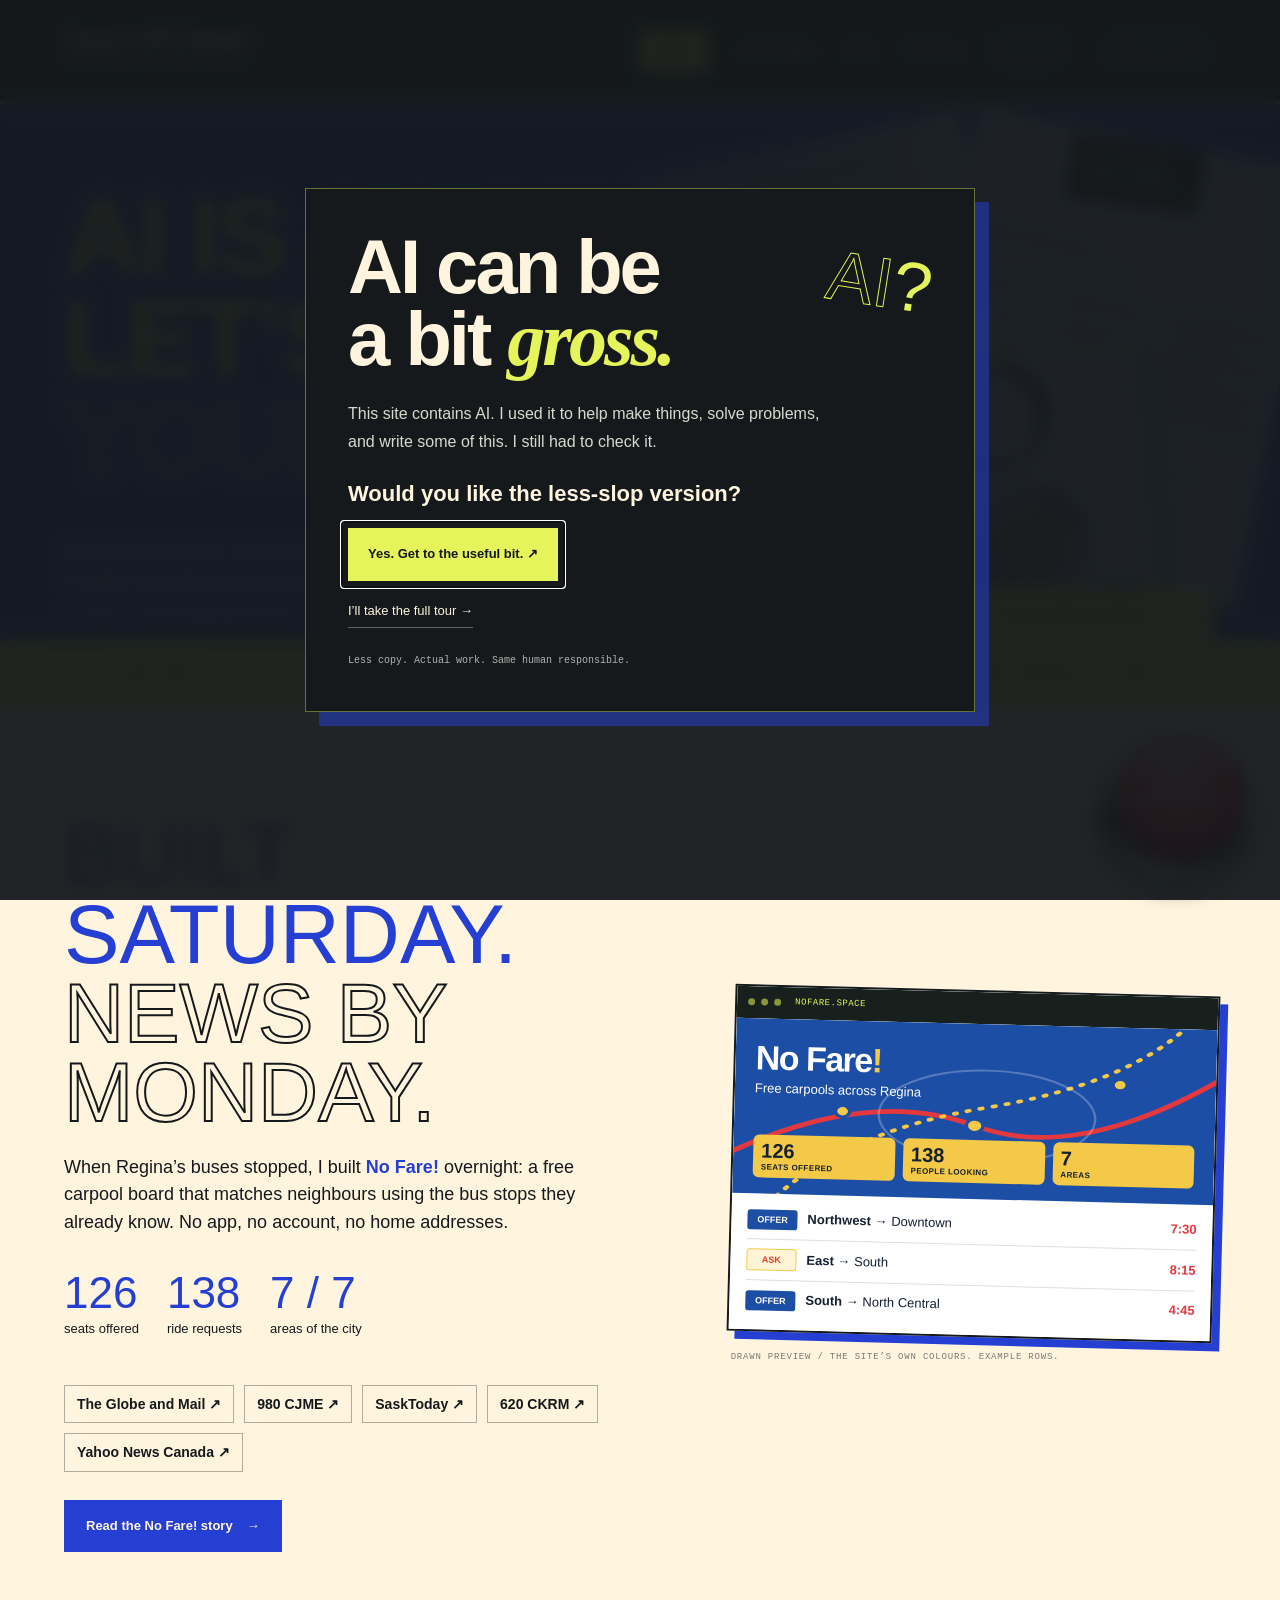
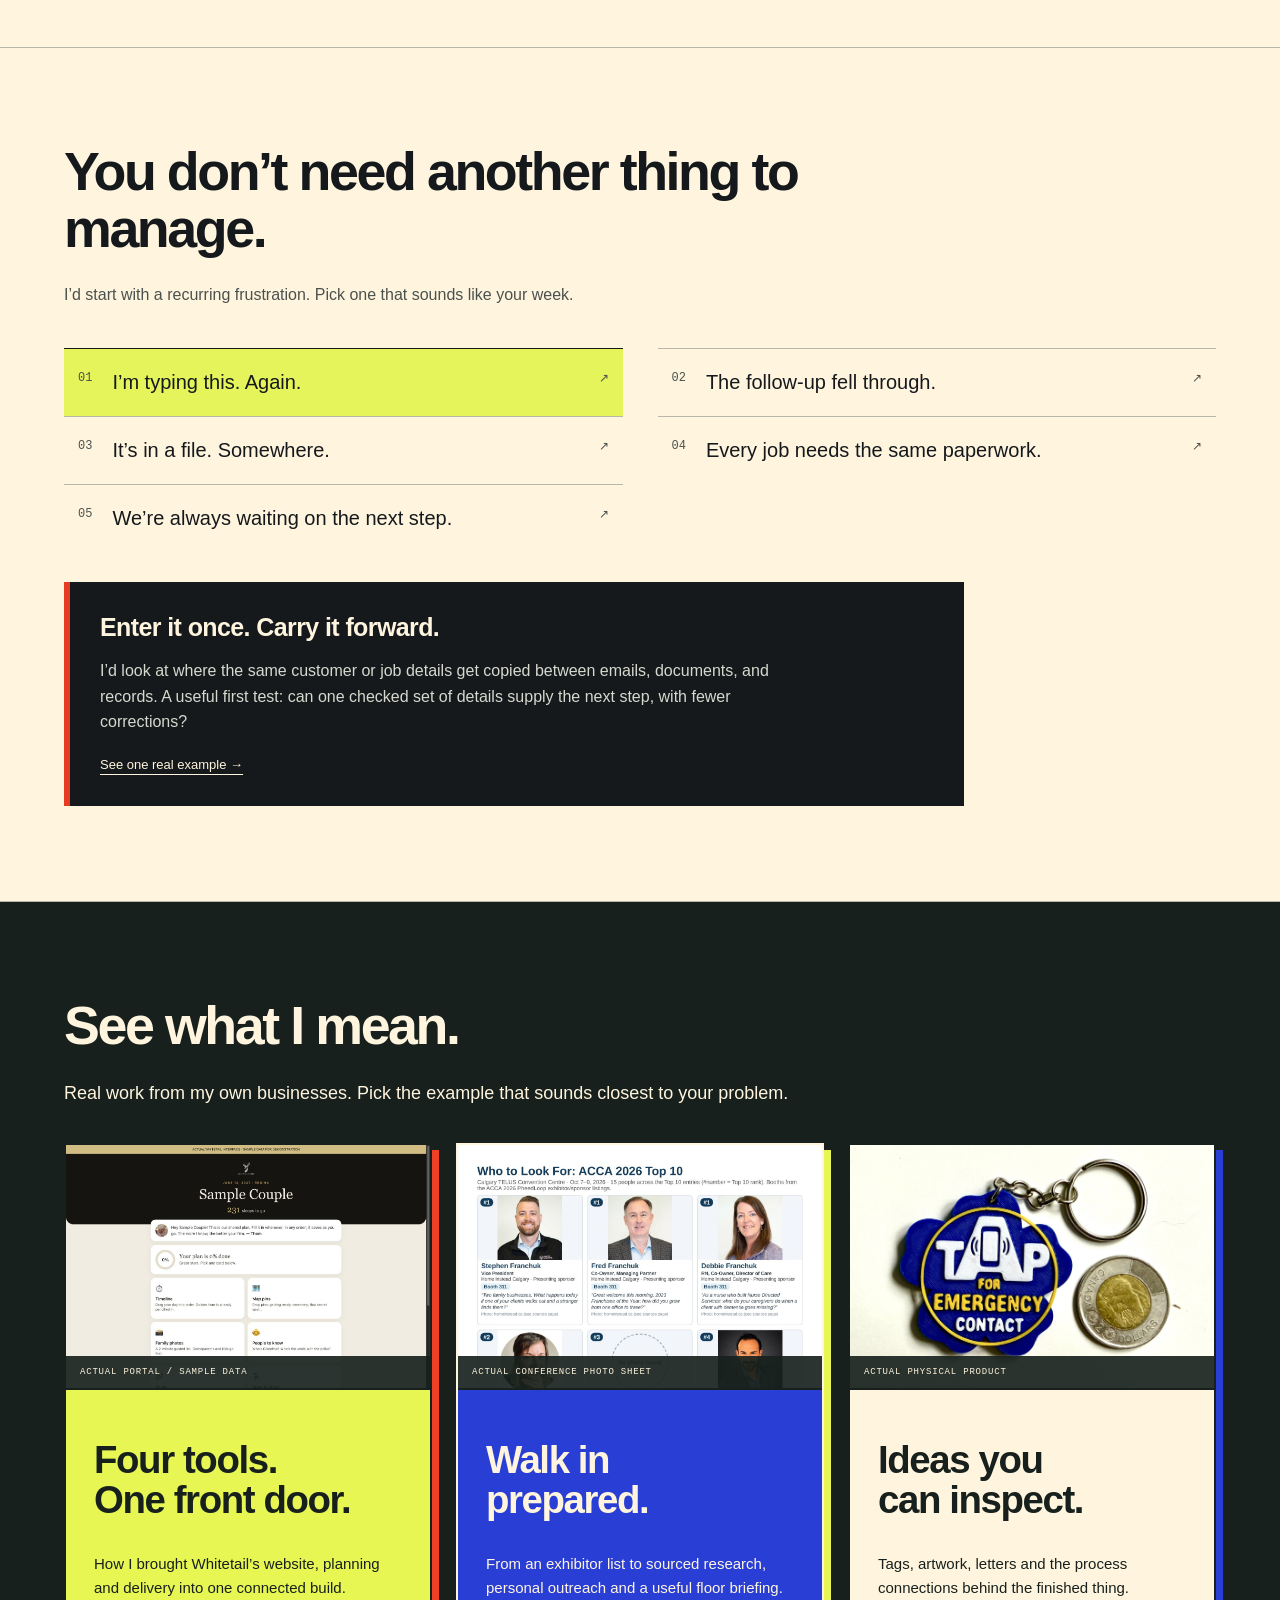
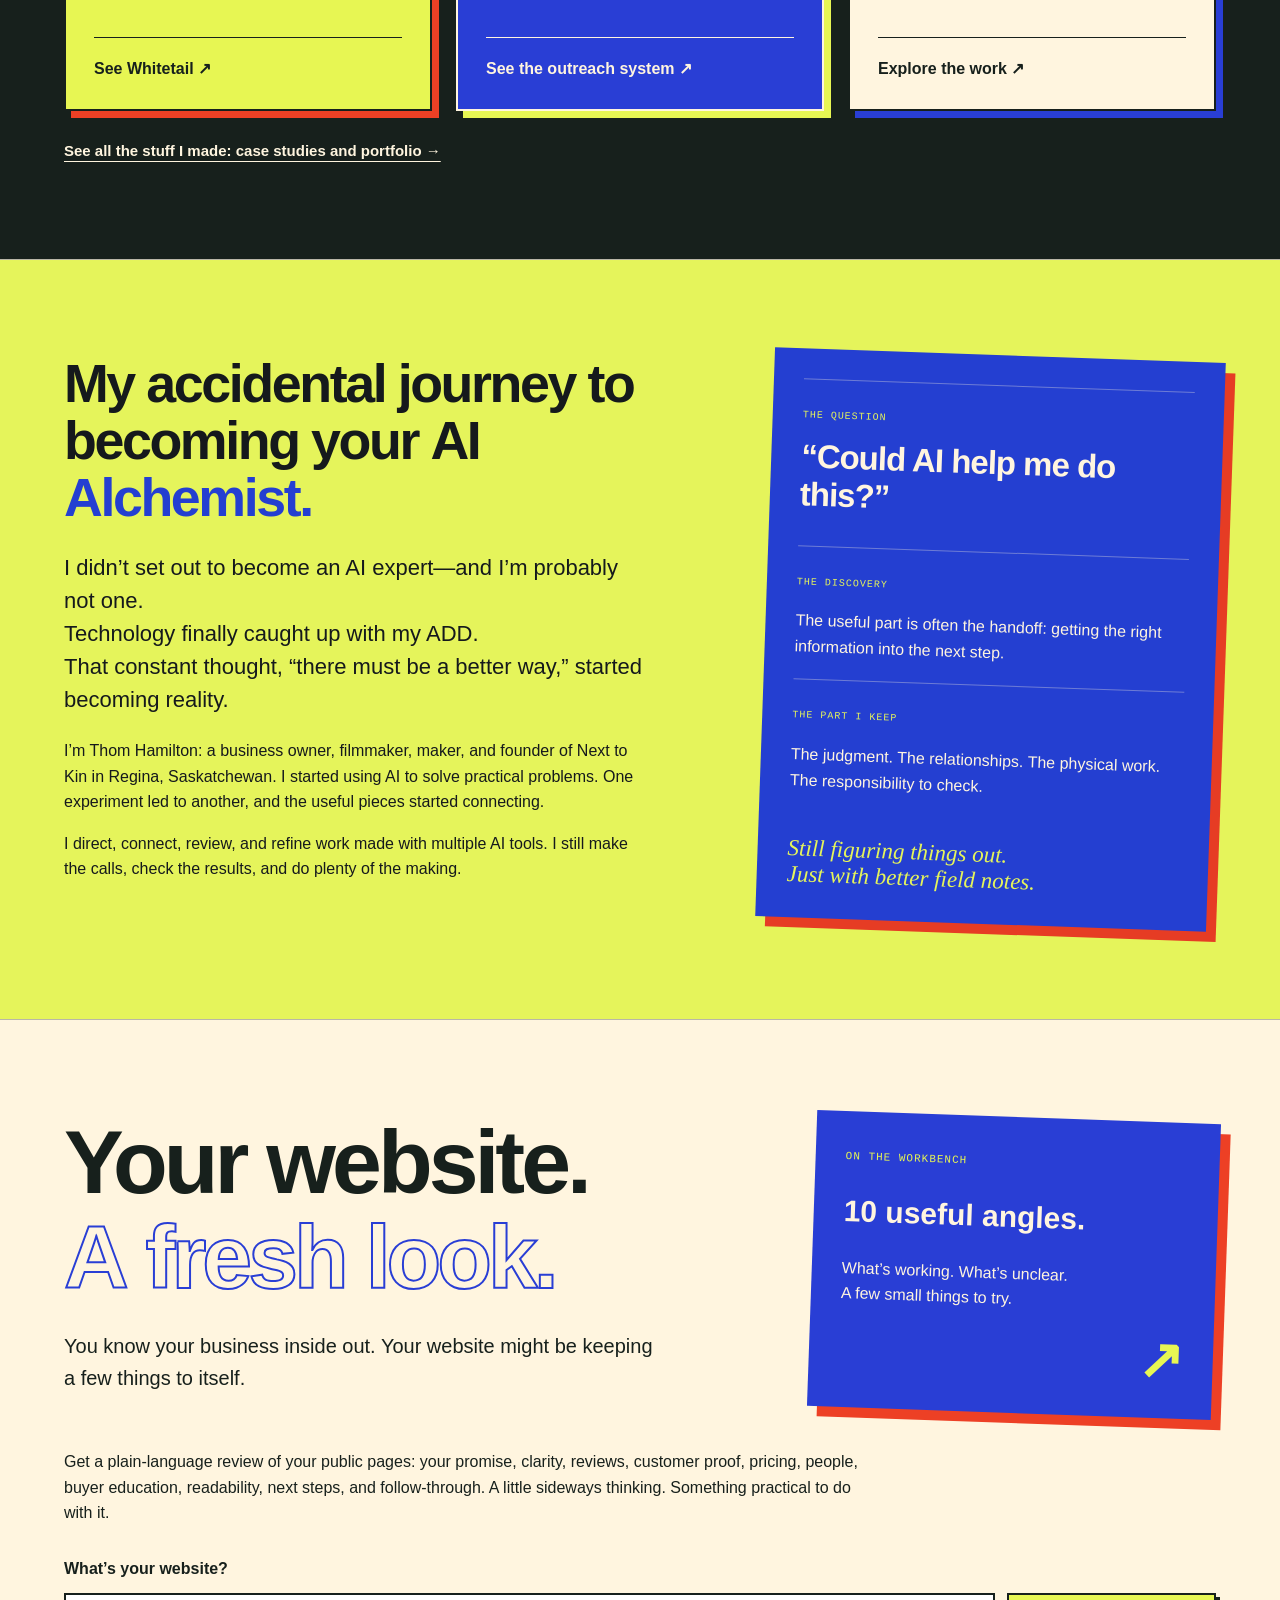
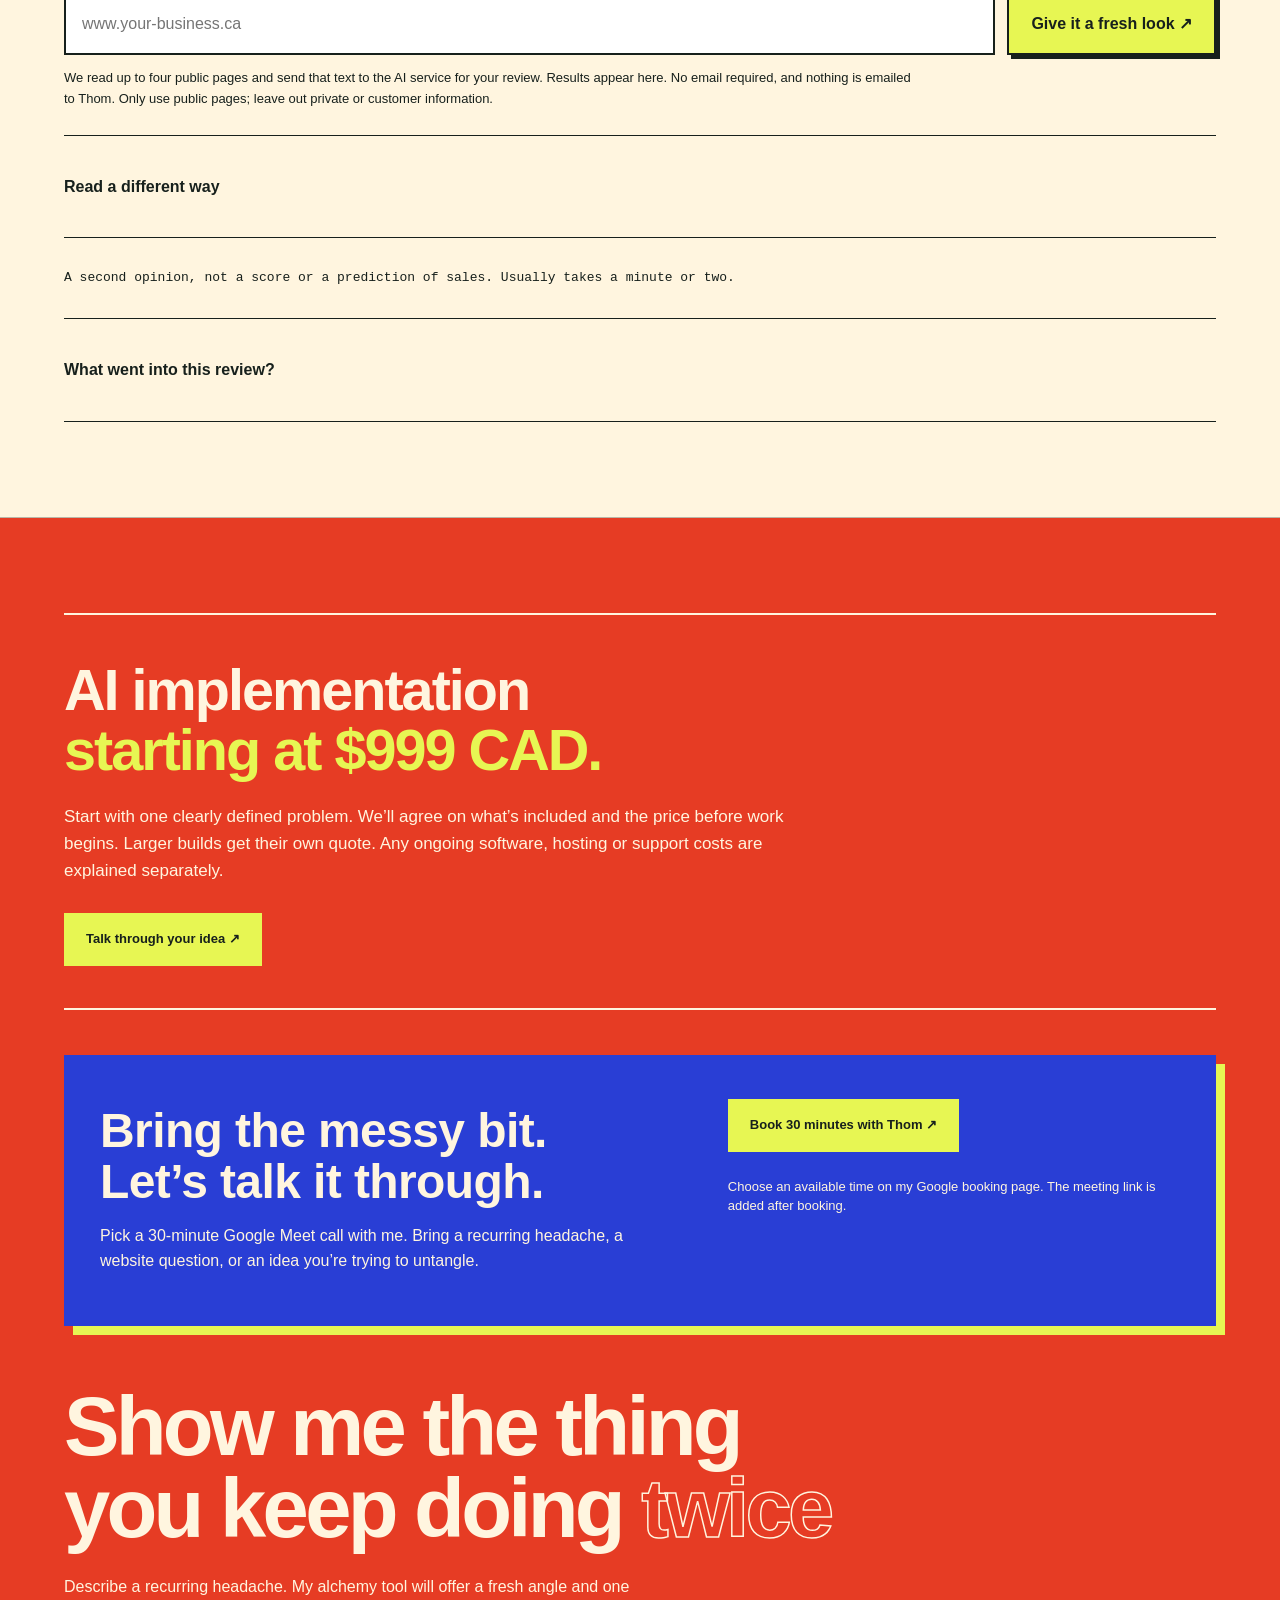
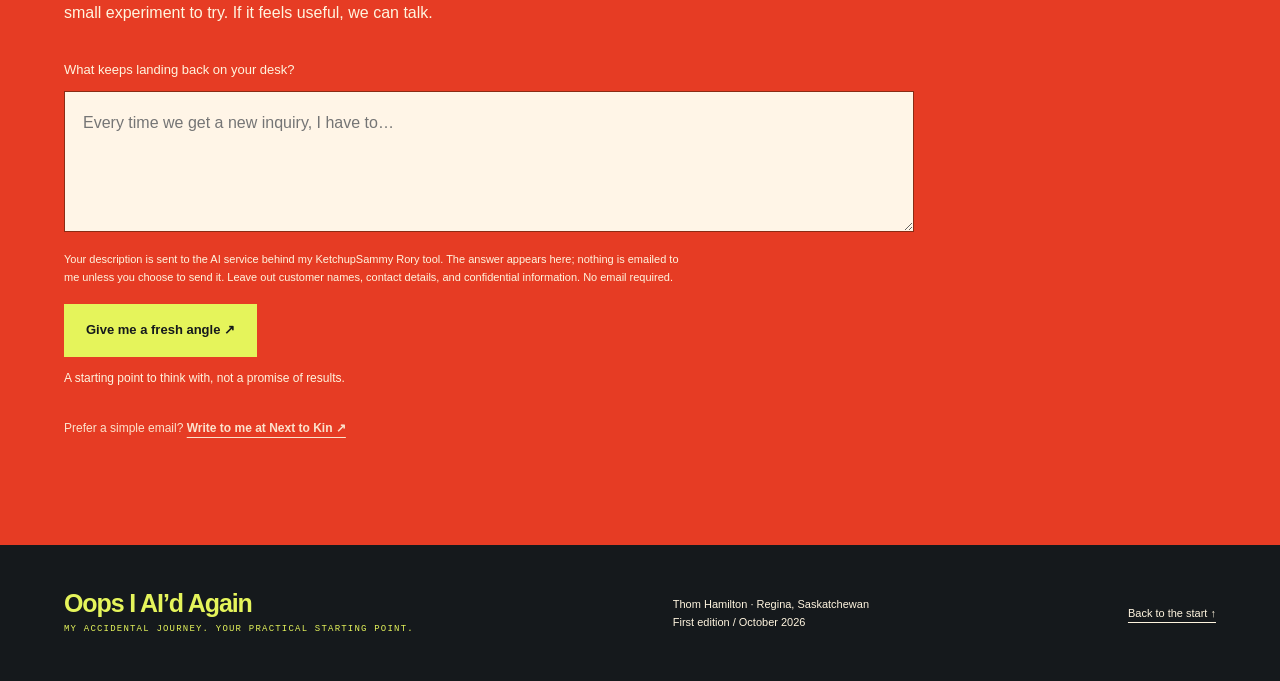
<file: index.html>
<!DOCTYPE html>

<html lang="en"><head><meta charset="utf-8"/><meta content="width=device-width,initial-scale=1" name="viewport"/><title>Oops I AI’d Again — Thom Hamilton</title><meta content="AI feeling like a lot? Start with one real business problem. Field notes, practical examples, and an accidental journey with Thom Hamilton." name="description"/><meta content="https://www.oopsiaidagain.com/" property="og:url"/>
<meta content="website" property="og:type"/>
<meta content="Oops I AI’d Again" property="og:site_name"/>
<meta content="Oops I AI’d Again — Thom Hamilton" property="og:title"/>
<meta content="AI feeling like a lot? Start with one real business problem. Field notes, practical examples, and an accidental journey with Thom Hamilton." property="og:description"/>
<meta content="https://www.oopsiaidagain.com/assets/og.png" property="og:image"/>
<meta content="1200" property="og:image:width"/>
<meta content="630" property="og:image:height"/>
<meta content="Oops I AI’d Again: AI is a lot. Let’s start with your problem. As seen in The Globe and Mail, 980 CJME, SaskToday and 620 CKRM." property="og:image:alt"/>
<meta content="summary_large_image" name="twitter:card"/>
<meta content="https://www.oopsiaidagain.com/assets/og.png" name="twitter:image"/>
<link href="style.css" rel="stylesheet"/></head><body><dialog aria-describedby="slop-description" aria-labelledby="slop-title" id="slop-gate"><div id="gate-first"><div class="gate-label">A SMALL CONTENT WARNING / NO ID REQUIRED</div><p aria-hidden="true" class="gate-mark">AI<span>?</span></p><h2 id="slop-title">AI can be<br/>a bit <em>gross.</em></h2><p id="slop-description">This site contains AI. I used it to help make things, solve problems, and write some of this. I still had to check it.</p><p class="gate-question">Would you like the less-slop version?</p><div class="gate-actions"><button class="button" id="choose-less">Yes. Get to the useful bit. ↗</button><button id="choose-full">I’ll take the full tour →</button></div><p class="gate-foot">Less copy. Actual work. Same human responsible.</p></div><div hidden="" id="gate-video-stage"><p class="gate-label">BEFORE THE TOUR / 44 SECONDS</p><h2 id="video-gate-title">One thing<br/>before you go.</h2><p id="intro-instruction">Watch this short video, then choose your version again.</p><video aria-label="Introductory video" controls="" controlslist="nodownload noplaybackrate" disablepictureinpicture="" id="intro-video" playsinline="" preload="metadata"><source src="assets/intro-video.mp4" type="video/mp4"/></video><button class="button" id="intro-play">Play the video ▶</button><p id="intro-progress" role="status">The two options return when the video finishes.</p><button class="intro-skip" hidden="" id="intro-skip" type="button">Skip the rest and see the site →</button><div hidden="" id="intro-failure"><p>The video couldn’t load.</p><button id="intro-retry">Try again</button><button id="intro-fallback">Continue without playback</button></div></div><div hidden="" id="gate-final"><p class="gate-label">ALL RIGHT. YOUR CALL.</p><h2 id="final-gate-title">Now, how much<br/><em>slop?</em></h2><p>You’ve seen the video. Pick the edit you’d like.</p><div class="gate-actions"><button class="button" id="final-less">The less-slop version ↗</button><button id="final-full">Give me the full tour →</button></div></div></dialog>
<a class="skip" href="#main">Skip to content</a><header><a class="brand" href="#">Oops I AI’d Again<span>FIELD NOTES BY THOM HAMILTON</span></a><nav aria-label="Main"><a class="nav-work" href="#examples">Work</a><a href="stuff.html">Stuff I Made</a><a href="#website-check">Tools</a><a href="#story">My story</a><button aria-pressed="false" class="version-switch" id="version-switch">Less slop</button><a class="nav-cta" href="https://calendar.app.google/zX1U5LTyb2GVK5Aa7" rel="noopener" target="_blank">Book a call ↗</a></nav></header>
<main id="main"><div hidden="" id="less-note">THE LESS-SLOP EDIT <span>Shorter copy. Real examples. You can switch back above.</span></div><section class="hero"><div aria-hidden="true" class="hero-work"><div class="hero-work-piece hero-work-art"><img alt="" height="1000" src="assets/kin-artwork.jpg" width="773"/></div><div class="hero-work-piece hero-work-letter"><img alt="" height="1400" src="assets/process-atlas.jpg" width="1082"/></div><div class="hero-work-piece hero-work-tag"><img alt="" height="1227" src="assets/kintag.jpg" width="1600"/></div></div><div aria-hidden="true" class="hero-map"><svg viewbox="0 0 700 700"><g fill="none" stroke="currentColor" stroke-width="2"><path d="M90 40v120h200v130h230v150H310v150H100M290 160h300v130M90 290h200M520 440h100v190H310"></path><circle cx="90" cy="160" r="34"></circle><circle cx="290" cy="290" r="45"></circle><circle cx="520" cy="440" r="34"></circle><rect height="70" width="120" x="250" y="540"></rect><path d="m278 274 14 14 25-30m192 178 12 12 20-23"></path></g></svg></div><div class="eyebrow"><span class="dot"></span> FOR BUSINESS OWNERS WITH ENOUGH ON THEIR PLATE</div><h1>AI IS A LOT.<br/>LET’S START WITH<br/><em>YOUR PROBLEM.</em></h1><div class="hero-bottom"><p>Another tool. Another “you need to be using this.”<br/>I’d rather start with the thing you keep doing twice.<br/><strong>I’m Thom. I’ve been figuring this out in my own businesses.</strong></p><a class="button" href="#stuck">Find a familiar headache <span>↓</span></a></div><div class="margin-note">ACTUAL WORK.<br/>HUMAN CHECKED.<svg aria-hidden="true" viewbox="0 0 100 65"><path d="M10 5 Q75 0 70 50 M56 38 L70 53 83 39"></path></svg></div><div class="hero-rule"><span>REGINA, SASKATCHEWAN</span><span>REAL WORK. HUMAN JUDGMENT. A FEW DO-OVERS.</span><span>01 / A PLACE TO START</span></div></section>
<div aria-hidden="true" class="colour-strip"><span>LESS HYPE.</span><b>↗</b><span>MORE “THAT WOULD HELP.”</span><b>↗</b><span>ONE REAL PROBLEM AT A TIME.</span></div><section class="section news-band" id="in-the-news">
<div class="news-grid">
<div>
<p class="eyebrow">IN THE NEWS / NOVEMBER 2026</p>
<h2>Built Saturday.<br/><span class="outline">News by Monday.</span></h2>
<p class="news-lede">When Regina’s buses stopped, I built <strong>No Fare!</strong> overnight: a free carpool board that matches neighbours using the bus stops they already know. No app, no account, no home addresses.</p>
<div class="news-stats">
<p><b>126</b><span>seats offered</span></p>
<p><b>138</b><span>ride requests</span></p>
<p><b>7 / 7</b><span>areas of the city</span></p>
</div>
<ul class="news-outlets" aria-label="Coverage">
<li><a href="https://www.theglobeandmail.com/canada/article-regina-transit-strike-buses-union/" rel="noopener" target="_blank">The Globe and Mail ↗</a></li>
<li><a href="https://www.cjme.com/2026/11/23/regina-entrepreneur-launches-free-ride-share-site-during-lockout/" rel="noopener" target="_blank">980 CJME ↗</a></li>
<li><a href="https://www.sasktoday.ca/regina-today/regina-news/regina-entrepreneur-turns-transit-disruption-into-community-carpool-initiative-13051643" rel="noopener" target="_blank">SaskToday ↗</a></li>
<li><a href="https://www.620ckrm.com/2026/11/23/regina-entrepreneur-turns-transit-disruption-into-community-carpool-initiative/" rel="noopener" target="_blank">620 CKRM ↗</a></li>
<li><a href="https://ca.finance.yahoo.com/news/regina-buses-not-running-city-161718732.html" rel="noopener" target="_blank">Yahoo News Canada ↗</a></li>
</ul>
<a class="button" href="no-fare.html">Read the No Fare! story <span>→</span></a>
</div>
<figure class="stuff-shot nf-shot">
<div class="stuff-frame">
<div class="stuff-bar"><i></i><i></i><i></i><span>nofare.space</span></div>
<div class="nf-ui">
<div class="nf-ui-hero">
<svg aria-hidden="true" preserveAspectRatio="none" viewBox="0 0 400 190"><g fill="none" stroke-linecap="round"><path d="M-10 150 Q110 70 200 110 T420 40" stroke="#e4383f" stroke-width="5"/><path d="M30 200 Q90 120 210 90 T380 -10" stroke="#f3c947" stroke-dasharray="2 9" stroke-width="4"/><ellipse cx="210" cy="100" rx="90" ry="50" stroke="#fff" stroke-opacity=".25" stroke-width="2"/></g><g fill="#f3c947" stroke="#1d4ea6" stroke-width="3"><circle cx="200" cy="110" r="7"/><circle cx="90" cy="98" r="6"/><circle cx="320" cy="62" r="6"/></g></svg>
<strong>No Fare<span>!</span></strong>
<small>Free carpools across Regina</small>
<div class="nf-ui-count"><p>126<span>SEATS OFFERED</span></p><p>138<span>PEOPLE LOOKING</span></p><p>7<span>AREAS</span></p></div>
</div>
<div class="nf-ui-board">
<p><em class="o">OFFER</em><span><b>Northwest</b> → Downtown</span><time>7:30</time></p>
<p><em class="r">ASK</em><span><b>East</b> → South</span><time>8:15</time></p>
<p><em class="o">OFFER</em><span><b>South</b> → North Central</span><time>4:45</time></p>
</div>
</div>
</div>
<figcaption>DRAWN PREVIEW / THE SITE’S OWN COLOURS. EXAMPLE ROWS.</figcaption>
</figure>
</div>
</section>
<section class="section" id="stuck"><div class="section-intro"><p class="eyebrow">01 — YOUR DAY, BEFORE THE AI TALK</p><h2>You don’t need another thing to manage.</h2><p>I’d start with a recurring frustration. Pick one that sounds like your week.</p></div><div aria-label="Common business problems" class="headaches"><button aria-pressed="true" data-pain="0">01 <span>I’m typing this. Again.</span> ↗</button><button aria-pressed="false" data-pain="1">02 <span>The follow-up fell through.</span> ↗</button><button aria-pressed="false" data-pain="2">03 <span>It’s in a file. Somewhere.</span> ↗</button><button aria-pressed="false" data-pain="3">04 <span>Every job needs the same paperwork.</span> ↗</button><button aria-pressed="false" data-pain="4">05 <span>We’re always waiting on the next step.</span> ↗</button></div><div aria-live="polite" class="pain-result"><span class="eyebrow">A SMALL PLACE TO START</span><h3 id="pain-title"></h3><p id="pain-copy"></p><a href="whitetail.html#whitetail">See one real example →</a></div></section>
<dialog aria-labelledby="artifact-title" id="artifact-dialog"><div class="artifact-toolbar"><h2 id="artifact-title"></h2><button aria-label="Close work sample" id="close-artifact">Close ×</button></div><p id="artifact-caption"></p><div class="artifact-image-wrap"><img alt="" id="artifact-image"/></div></dialog>
<section class="section examples-preview" id="examples"><p class="eyebrow">A FEW THINGS THAT BECAME REAL</p><h2>See what I mean.</h2><p>Real work from my own businesses. Pick the example that sounds closest to your problem.</p><div class="example-links"><a href="whitetail.html"><figure class="example-image"><img alt="Whitetail’s actual planning portal, shown with labelled sample-couple data." loading="lazy" src="assets/wt-portal.jpg"/><figcaption>ACTUAL PORTAL / SAMPLE DATA</figcaption></figure><span>01 / A CONNECTED BUSINESS</span><h3>Four tools.<br/>One front door.</h3><p>How I brought Whitetail’s website, planning and delivery into one connected build.</p><strong>See Whitetail ↗</strong></a><a href="conference.html"><figure class="example-image"><img alt="First page of the actual ACCA who-to-look-for photo sheet." loading="lazy" src="assets/conference-photos-1.jpg"/><figcaption>ACTUAL CONFERENCE PHOTO SHEET</figcaption></figure><span>02 / CONFERENCES &amp; SALES</span><h3>Walk in<br/>prepared.</h3><p>From an exhibitor list to sourced research, personal outreach and a useful floor briefing.</p><strong>See the outreach system ↗</strong></a><a href="work.html"><figure class="example-image"><img alt="A physical blue and yellow KinTag photographed beside a Canadian coin for scale." loading="lazy" src="assets/kintag.jpg"/><figcaption>ACTUAL PHYSICAL PRODUCT</figcaption></figure><span>03 / FROM THE WORKBENCH</span><h3>Ideas you<br/>can inspect.</h3><p>Tags, artwork, letters and the process connections behind the finished thing.</p><strong>Explore the work ↗</strong></a></div><a class="stuff-more" href="stuff.html">See all the stuff I made: case studies and portfolio →</a></section><section class="story section" id="story"><div><p class="eyebrow">03 — HOW I ENDED UP HERE</p><h2>My accidental journey to becoming your AI <em>Alchemist.</em></h2><p class="large">I didn’t set out to become an AI expert—and I’m probably not one.<br/>Technology finally caught up with my ADD.<br/>That constant thought, “there must be a better way,” started becoming reality.</p><p>I’m Thom Hamilton: a business owner, filmmaker, maker, and founder of Next to Kin in Regina, Saskatchewan. I started using AI to solve practical problems. One experiment led to another, and the useful pieces started connecting.</p><p>I direct, connect, review, and refine work made with multiple AI tools. I still make the calls, check the results, and do plenty of the making.</p></div><aside class="notebook"><p class="eyebrow">NOTES FROM THE WORKBENCH</p><div><span>THE QUESTION</span><h3>“Could AI help me do this?”</h3></div><div><span>THE DISCOVERY</span><p>The useful part is often the handoff: getting the right information into the next step.</p></div><div><span>THE PART I KEEP</span><p>The judgment. The relationships. The physical work. The responsibility to check.</p></div><p class="scribble">Still figuring things out.<br/>Just with better field notes.</p></aside></section>
<section class="section website-check" id="website-check"><div class="check-heading"><div><p class="eyebrow">A FRESH PAIR OF EYES / NO EMAIL REQUIRED</p><h2>Your website.<br/><span class="outline">A fresh look.</span></h2><p>You know your business inside out. Your website might be keeping a few things to itself.</p></div><aside class="check-note"><span>ON THE WORKBENCH</span><strong>10 useful angles.</strong><p>What’s working. What’s unclear.<br/>A few small things to try.</p><b aria-hidden="true">↗</b></aside></div><p>Get a plain-language review of your public pages: your promise, clarity, reviews, customer proof, pricing, people, buyer education, readability, next steps, and follow-through. A little sideways thinking. Something practical to do with it.</p><form id="assessment-form"><label for="website-url">What’s your website?</label><div class="check-entry"><input aria-describedby="check-privacy" autocomplete="url" id="website-url" inputmode="url" maxlength="2000" name="website" placeholder="www.your-business.ca" required="" type="text"/><button class="button" id="run" type="submit">Give it a fresh look ↗</button></div><p id="check-privacy">We read up to four public pages and send that text to the AI service for your review. Results appear here. No email required, and nothing is emailed to Thom. Only use public pages; leave out private or customer information.</p><details class="check-fallback"><summary>Read a different way</summary><p>Some websites block automated readers or load their words only in a browser. Paste public page text here and we’ll review that instead. Include headings, services, prices and next steps. This replaces the automatic reader.</p><label for="website-text">Public page text (optional)</label><textarea id="website-text" maxlength="50000" placeholder="Paste public website text…" rows="7"></textarea></details></form><p aria-live="polite" id="status" role="status">A second opinion, not a score or a prediction of sales. Usually takes a minute or two.</p><div hidden="" id="results"></div><details class="check-evidence"><summary>What went into this review?</summary><p>Only selected public text is reviewed. This doesn’t test speed, accessibility, search rankings, film playback or whether a form delivers. Missing text needs checking, not guessing. These ten areas were inspired by the IMPACT example; this is an independent review.</p><h3>Pages and text used</h3><pre id="evidence">Run a review to see the pages and evidence used.</pre><h3>The instructions given to Claude</h3><pre id="brief"></pre></details></section><section class="talk section" id="talk"><div class="implementation-price" id="pricing"><p class="eyebrow">ONE USEFUL THING. A PLACE TO START.</p><h3>AI implementation<br/><span>starting at $999 CAD.</span></h3><p>Start with one clearly defined problem. We’ll agree on what’s included and the price before work begins. Larger builds get their own quote. Any ongoing software, hosting or support costs are explained separately.</p><a class="button booking-link" href="https://calendar.app.google/zX1U5LTyb2GVK5Aa7" rel="noopener" target="_blank">Talk through your idea ↗</a></div><div class="call-invite"><div><p class="eyebrow">PREFER AN ACTUAL CONVERSATION?</p><h3>Bring the messy bit.<br/>Let’s talk it through.</h3><p>Pick a 30-minute Google Meet call with me. Bring a recurring headache, a website question, or an idea you’re trying to untangle.</p></div><div><a class="button booking-link" href="https://calendar.app.google/zX1U5LTyb2GVK5Aa7" rel="noopener" target="_blank">Book 30 minutes with Thom ↗</a><p class="booking-note">Choose an available time on my Google booking page. The meeting link is added after booking.</p></div></div><p class="eyebrow">07 — START SMALL</p><h2>Show me the thing<br/>you keep doing <em>twice.</em></h2><p>Describe a recurring headache. My alchemy tool will offer a fresh angle and one small experiment to try. If it feels useful, we can talk.</p><div class="conversation"><label for="problem">What keeps landing back on your desk?</label><textarea aria-describedby="alchemy-privacy" id="problem" maxlength="1500" placeholder="Every time we get a new inquiry, I have to…" rows="4"></textarea><p id="alchemy-privacy">Your description is sent to the AI service behind my KetchupSammy Rory tool. The answer appears here; nothing is emailed to me unless you choose to send it. Leave out customer names, contact details, and confidential information. No email required.</p><button class="button" id="alchemy-go">Give me a fresh angle ↗</button><p aria-live="polite" id="alchemy-status" role="status">A starting point to think with, not a promise of results.</p><div hidden="" id="alchemy-result"><p class="eyebrow">A FRESH ANGLE / AI-GENERATED</p><h3>Maybe there’s a different way in.</h3><div id="alchemy-cards"></div><div class="alchemy-invite"><h3>Still interested? Let’s make it practical.</h3><p>If this sparked something, email me the problem and this first pass. We can look at what fits your actual business.</p><a class="button booking-link" href="https://calendar.app.google/zX1U5LTyb2GVK5Aa7" rel="noopener" target="_blank">Book 30 minutes with Thom ↗</a><a class="button" href="mailto:support@nexttokin.ca" id="alchemy-email">Email Thom about this ↗</a><button class="alchemy-copy" id="alchemy-copy">Copy the problem + answer</button><p id="alchemy-email-note">Opens your email app with the problem and answer included. You review and send it.</p></div></div></div><p class="contact-note">Prefer a simple email? <a href="mailto:support@nexttokin.ca">Write to me at Next to Kin ↗</a></p></section>
</main><footer><a class="brand" href="#">Oops I AI’d Again<span>MY ACCIDENTAL JOURNEY. YOUR PRACTICAL STARTING POINT.</span></a><p>Thom Hamilton · Regina, Saskatchewan<br/>First edition / October 2026</p><a href="#main">Back to the start ↑</a></footer><button aria-controls="thom-bot" aria-expanded="false" class="bot-launch" id="thom-bot-toggle"><span class="bot-button-face"><span>Need a<br/>quick answer?</span></span></button><aside aria-labelledby="bot-title" aria-modal="false" class="thom-bot" hidden="" id="thom-bot" role="dialog"><div class="bot-head"><div><span>OOPS / A LITTLE HELP</span><h2 id="bot-title">Ask about Thom.</h2></div><button aria-label="Close chat" id="bot-close" type="button">×</button></div><p class="bot-intro">I’m the site’s AI helper, not Thom. I can explain his work and help you find a place to start.</p><div aria-label="Conversation" aria-live="polite" class="bot-messages" id="bot-messages" role="log" tabindex="0"><div class="bot-message assistant"><p>What are you curious about? The things Thom builds, how he approaches a problem, or whether a chat might help?</p></div></div><div class="bot-suggestions" id="bot-suggestions"><button type="button">What does Thom actually do?</button><button type="button">What did he build for Whitetail?</button><button type="button">How much does it cost to work with him?</button></div><form id="bot-form"><label class="bot-label" for="bot-question">Your question</label><div class="bot-input"><textarea aria-describedby="bot-privacy" id="bot-question" maxlength="1200" placeholder="Ask me something…" required="" rows="2"></textarea><button id="bot-send" type="submit">Ask ↗</button></div></form><p id="bot-status" role="status"></p><p id="bot-privacy">Messages go to the AI service. Leave out private or customer information. This chat doesn’t email Thom.</p><div class="bot-foot"><a href="https://calendar.app.google/zX1U5LTyb2GVK5Aa7" rel="noopener" target="_blank">Talk to the actual Thom ↗</a><button id="bot-clear" type="button">Clear chat</button></div></aside><script src="app.js"></script><script src="motion.js"></script><script src="assessment.js"></script><script src="bot.js"></script></body></html>
</file>
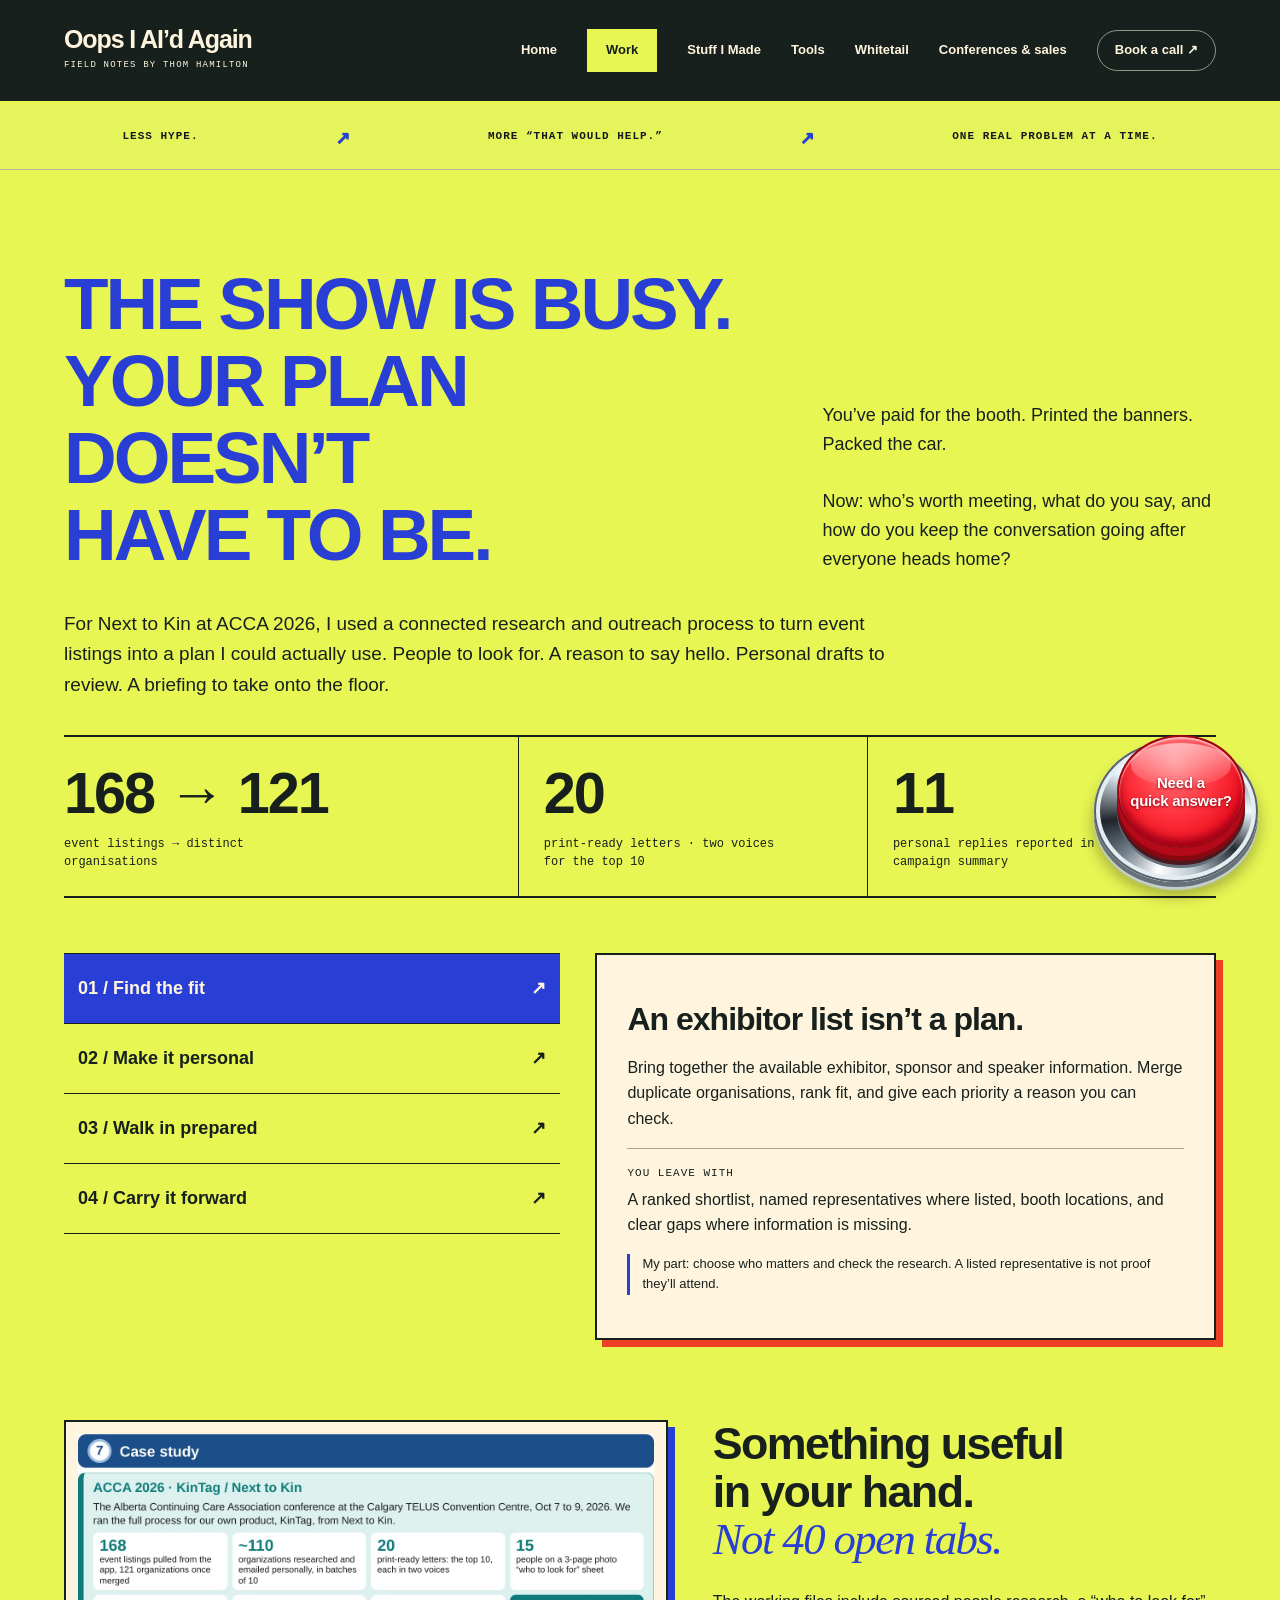
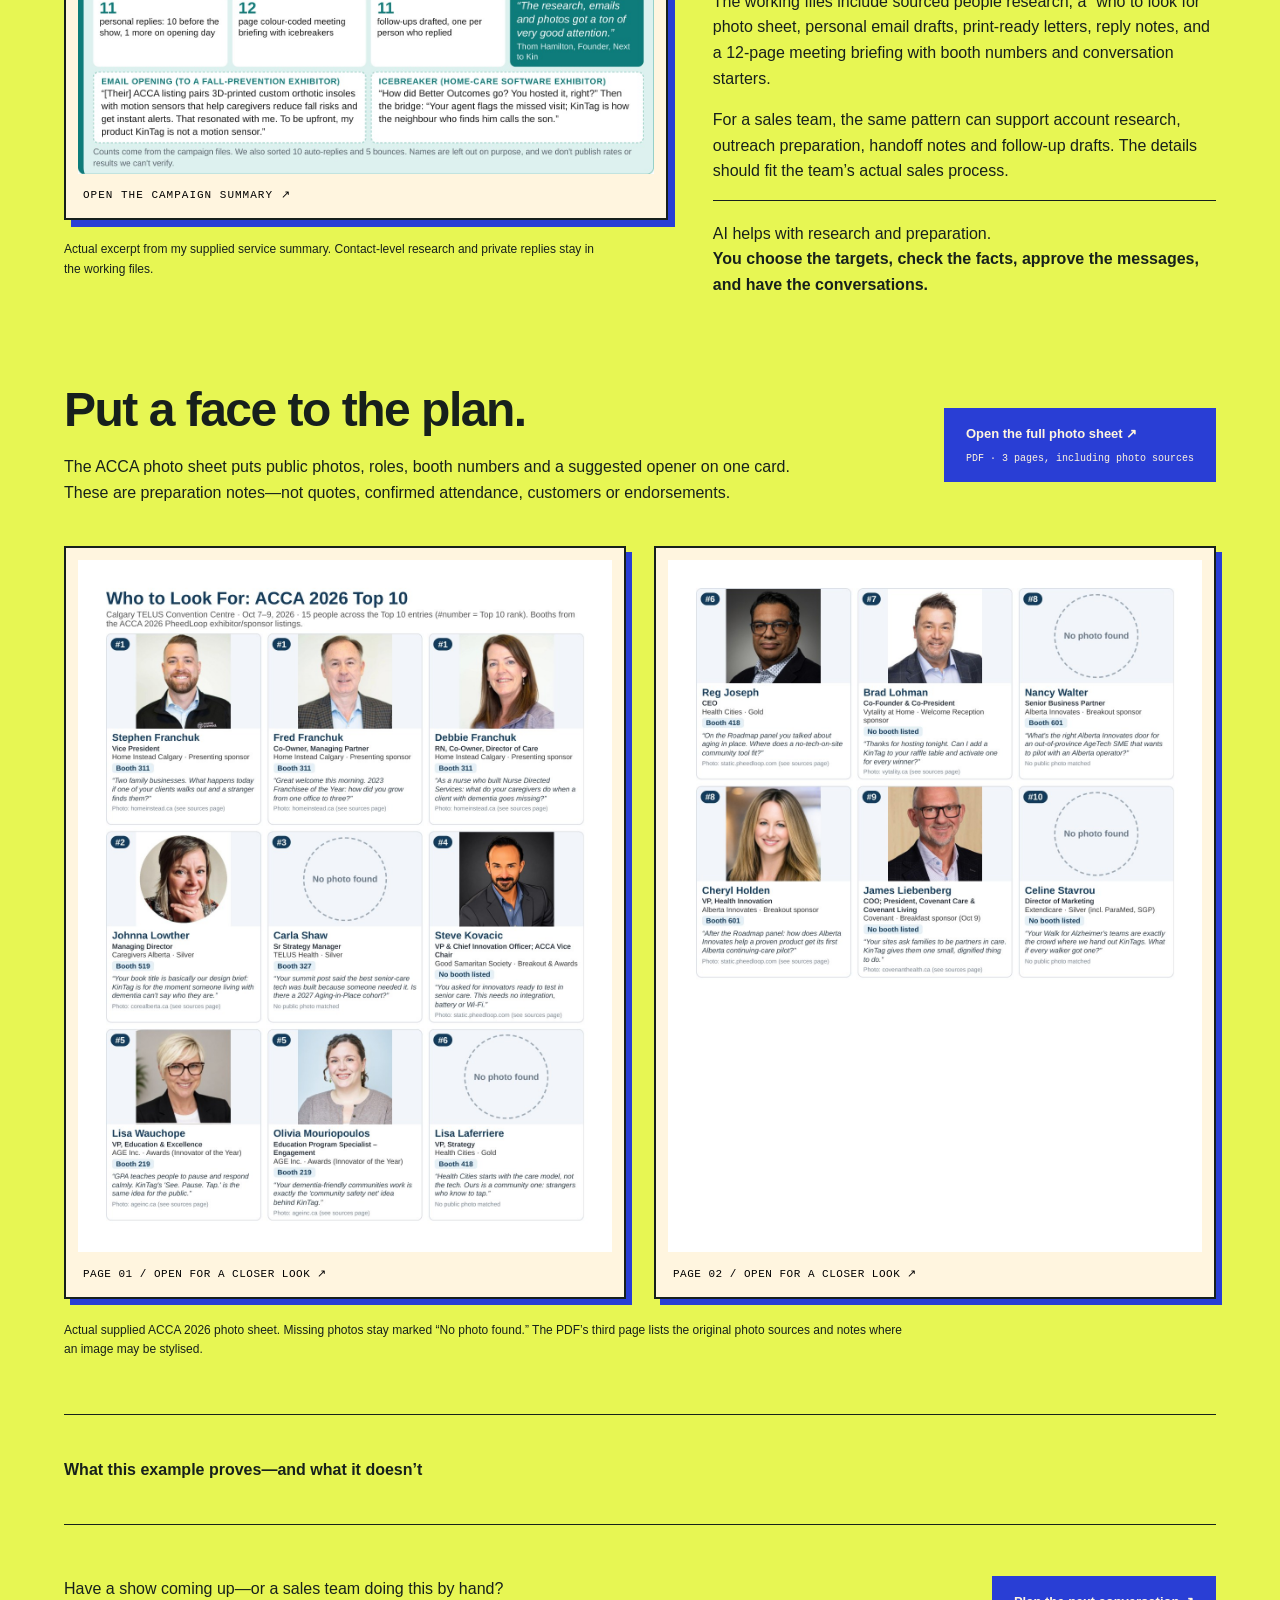
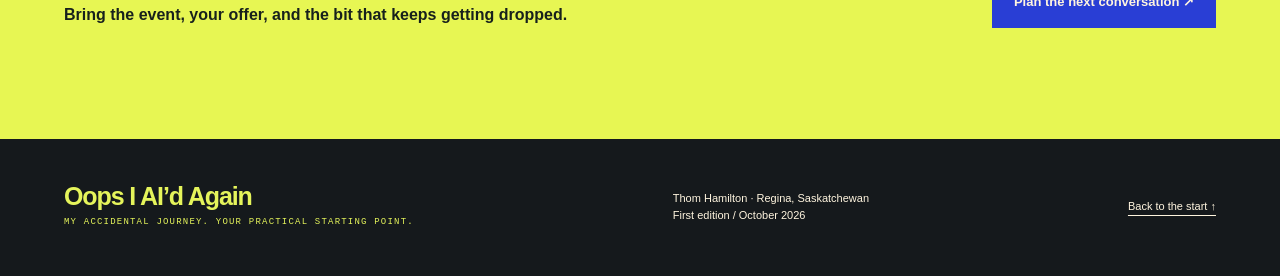
<file: conference.html>
<!DOCTYPE html>

<html lang="en"><head><meta charset="utf-8"/><meta content="width=device-width,initial-scale=1" name="viewport"/><title>Conference and sales outreach — Oops I AI’d Again</title><meta content="Conference and sales outreach. Actual work and practical field notes from Thom Hamilton." name="description"/><meta content="https://www.oopsiaidagain.com/conference.html" property="og:url"/>
<meta content="website" property="og:type"/>
<meta content="Oops I AI’d Again" property="og:site_name"/>
<meta content="Conference and sales outreach — Oops I AI’d Again" property="og:title"/>
<meta content="Conference and sales outreach. Actual work and practical field notes from Thom Hamilton." property="og:description"/>
<meta content="https://www.oopsiaidagain.com/assets/og.png" property="og:image"/>
<meta content="1200" property="og:image:width"/>
<meta content="630" property="og:image:height"/>
<meta content="Oops I AI’d Again: AI is a lot. Let’s start with your problem. As seen in The Globe and Mail, 980 CJME, SaskToday and 620 CKRM." property="og:image:alt"/>
<meta content="summary_large_image" name="twitter:card"/>
<meta content="https://www.oopsiaidagain.com/assets/og.png" name="twitter:image"/>
<link href="style.css" rel="stylesheet"/></head><body>
<a class="skip" href="#main">Skip to content</a><header><a class="brand" href="/">Oops I AI’d Again<span>FIELD NOTES BY THOM HAMILTON</span></a><nav aria-label="Main"><a href="/">Home</a><a class="nav-work" href="work.html">Work</a><a href="stuff.html">Stuff I Made</a><a href="/#website-check">Tools</a><a href="whitetail.html">Whitetail</a><a href="conference.html">Conferences &amp; sales</a><a class="nav-cta" href="https://calendar.app.google/zX1U5LTyb2GVK5Aa7" rel="noopener" target="_blank">Book a call ↗</a></nav></header>
<main id="main">
<div aria-hidden="true" class="colour-strip"><span>LESS HYPE.</span><b>↗</b><span>MORE “THAT WOULD HELP.”</span><b>↗</b><span>ONE REAL PROBLEM AT A TIME.</span></div>
<dialog aria-labelledby="artifact-title" id="artifact-dialog"><div class="artifact-toolbar"><h2 id="artifact-title"></h2><button aria-label="Close work sample" id="close-artifact">Close ×</button></div><p id="artifact-caption"></p><div class="artifact-image-wrap"><img alt="" id="artifact-image"/></div></dialog>
<section class="section conference-case" id="conference"><div class="conference-top"><div><p class="eyebrow">ANOTHER REAL EXAMPLE / CONFERENCES · TRADE SHOWS · SALES TEAMS</p><h2>THE SHOW IS BUSY.<br/><span>YOUR PLAN DOESN’T<br/>HAVE TO BE.</span></h2></div><p>You’ve paid for the booth. Printed the banners. Packed the car.<br/><br/>Now: who’s worth meeting, what do you say, and how do you keep the conversation going after everyone heads home?</p></div><p class="conference-lede">For Next to Kin at ACCA 2026, I used a connected research and outreach process to turn event listings into a plan I could actually use. People to look for. A reason to say hello. Personal drafts to review. A briefing to take onto the floor.</p><div class="conference-stats"><div><strong>168 → 121</strong><span>event listings → distinct organisations</span></div><div><strong>20</strong><span>print-ready letters · two voices for the top 10</span></div><div><strong>11</strong><span>personal replies reported in the campaign summary</span></div></div><div class="conference-walkthrough"><div><p class="eyebrow">FOLLOW IT FROM THE LIST TO THE FOLLOW-UP</p><div aria-label="Explore the conference outreach process" class="conference-controls" role="group"><button aria-pressed="true" data-conference="0" type="button">01 / Find the fit <span>↗</span></button><button aria-pressed="false" data-conference="1" type="button">02 / Make it personal <span>↗</span></button><button aria-pressed="false" data-conference="2" type="button">03 / Walk in prepared <span>↗</span></button><button aria-pressed="false" data-conference="3" type="button">04 / Carry it forward <span>↗</span></button></div></div><div aria-label="Selected outreach step" aria-live="polite" class="conference-panel" id="conference-panel" role="region"><p class="eyebrow" id="conference-step">STEP 01 / FIND THE FIT</p><h3 id="conference-title">An exhibitor list isn’t a plan.</h3><p id="conference-description">Bring together the available exhibitor, sponsor and speaker information. Merge duplicate organisations, rank fit, and give each priority a reason you can check.</p><p class="conference-output"><strong>You leave with</strong><span id="conference-output">A ranked shortlist, named representatives where listed, booth locations, and clear gaps where information is missing.</span></p><p id="conference-human">My part: choose who matters and check the research. A listed representative is not proof they’ll attend.</p></div></div><div class="conference-evidence"><figure><button aria-label="Inspect the actual ACCA campaign summary excerpt" data-artifact="conference-proof" type="button"><img alt="Excerpt from the supplied ACCA 2026 campaign summary showing preparation counts, reported replies and anonymised outreach examples" height="798" loading="lazy" src="assets/conference-proof.jpg" width="1350"/><span>OPEN THE CAMPAIGN SUMMARY ↗</span></button><figcaption>Actual excerpt from my supplied service summary. Contact-level research and private replies stay in the working files.</figcaption></figure><div><p class="eyebrow">PREPARED MATERIALS. A REPEATABLE PROCESS.</p><h3>Something useful<br/>in your hand.<br/><em>Not 40 open tabs.</em></h3><p>The working files include sourced people research, a “who to look for” photo sheet, personal email drafts, print-ready letters, reply notes, and a 12-page meeting briefing with booth numbers and conversation starters.</p><p>For a sales team, the same pattern can support account research, outreach preparation, handoff notes and follow-up drafts. The details should fit the team’s actual sales process.</p><p class="conference-approval">AI helps with research and preparation.<br/><strong>You choose the targets, check the facts, approve the messages, and have the conversations.</strong></p></div></div><div class="conference-photo-proof"><div class="photo-proof-heading"><div><p class="eyebrow">AN ACTUAL WORKING FILE / WHO TO LOOK FOR</p><h3>Put a face to the plan.</h3><p>The ACCA photo sheet puts public photos, roles, booth numbers and a suggested opener on one card. These are preparation notes—not quotes, confirmed attendance, customers or endorsements.</p></div><a class="button" href="assets/conference-photo-sheet.pdf" rel="noopener" target="_blank">Open the full photo sheet ↗<span class="photo-pdf-note">PDF · 3 pages, including photo sources</span></a></div><div class="conference-photo-pages"><figure><button aria-label="Enlarge page one of the actual ACCA photo sheet" data-artifact="conference-photos-1" type="button"><img alt="Page one of Thom’s ACCA 2026 who-to-look-for sheet with public profile photos, roles, booths and suggested openers" height="1584" loading="lazy" src="assets/conference-photos-1.jpg" width="1224"/><span>PAGE 01 / OPEN FOR A CLOSER LOOK ↗</span></button></figure><figure><button aria-label="Enlarge page two of the actual ACCA photo sheet" data-artifact="conference-photos-2" type="button"><img alt="Page two of the ACCA photo sheet, including clearly marked gaps where no matching public photo was found" height="1584" loading="lazy" src="assets/conference-photos-2.jpg" width="1224"/><span>PAGE 02 / OPEN FOR A CLOSER LOOK ↗</span></button></figure></div><p class="photo-proof-caption">Actual supplied ACCA 2026 photo sheet. Missing photos stay marked “No photo found.” The PDF’s third page lists the original photo sources and notes where an image may be stylised.</p></div><details class="conference-record"><summary>What this example proves—and what it doesn’t</summary><p>This is my own Next to Kin / KinTag campaign for ACCA 2026 in Calgary, October 7–9. The supplied playbook and campaign summary describe 168 listings merged into 121 organisations, 20 letter variants for the top 10, a 12-page briefing, and 11 personal replies. The summary separates those replies from 10 auto-replies and 5 bounces.</p><p>These are documented preparation and reported reply counts, not independently audited results, booked meetings, sales or a conversion rate. The exhibit and sponsor research distinguishes listed people from likely contacts; it doesn’t establish who attended. Follow-up drafts are preparation, not proof of a completed sale.</p><p>Every event has different data and access limits. We agree on the scope first. Event outreach is quoted for the research, volume, materials and support involved; the site’s $999 AI implementation starting price is not a fixed price for a complete conference campaign.</p></details><div class="conference-cta"><p>Have a show coming up—or a sales team doing this by hand?<br/><strong>Bring the event, your offer, and the bit that keeps getting dropped.</strong></p><a class="button" href="https://calendar.app.google/zX1U5LTyb2GVK5Aa7" rel="noopener" target="_blank">Plan the next conversation ↗</a></div></section>
</main><footer><a class="brand" href="/">Oops I AI’d Again<span>MY ACCIDENTAL JOURNEY. YOUR PRACTICAL STARTING POINT.</span></a><p>Thom Hamilton · Regina, Saskatchewan<br/>First edition / October 2026</p><a href="#main">Back to the start ↑</a></footer><button aria-controls="thom-bot" aria-expanded="false" class="bot-launch" id="thom-bot-toggle"><span class="bot-button-face"><span>Need a<br/>quick answer?</span></span></button><aside aria-labelledby="bot-title" aria-modal="false" class="thom-bot" hidden="" id="thom-bot" role="dialog"><div class="bot-head"><div><span>OOPS / A LITTLE HELP</span><h2 id="bot-title">Ask about Thom.</h2></div><button aria-label="Close chat" id="bot-close" type="button">×</button></div><p class="bot-intro">I’m the site’s AI helper, not Thom. I can explain his work and help you find a place to start.</p><div aria-label="Conversation" aria-live="polite" class="bot-messages" id="bot-messages" role="log" tabindex="0"><div class="bot-message assistant"><p>What are you curious about? The things Thom builds, how he approaches a problem, or whether a chat might help?</p></div></div><div class="bot-suggestions" id="bot-suggestions"><button type="button">What does Thom actually do?</button><button type="button">What did he build for Whitetail?</button><button type="button">How much does it cost to work with him?</button></div><form id="bot-form"><label class="bot-label" for="bot-question">Your question</label><div class="bot-input"><textarea aria-describedby="bot-privacy" id="bot-question" maxlength="1200" placeholder="Ask me something…" required="" rows="2"></textarea><button id="bot-send" type="submit">Ask ↗</button></div></form><p id="bot-status" role="status"></p><p id="bot-privacy">Messages go to the AI service. Leave out private or customer information. This chat doesn’t email Thom.</p><div class="bot-foot"><a href="https://calendar.app.google/zX1U5LTyb2GVK5Aa7" rel="noopener" target="_blank">Talk to the actual Thom ↗</a><button id="bot-clear" type="button">Clear chat</button></div></aside><script src="app.js"></script><script src="motion.js"></script><script src="bot.js"></script></body></html>
</file>
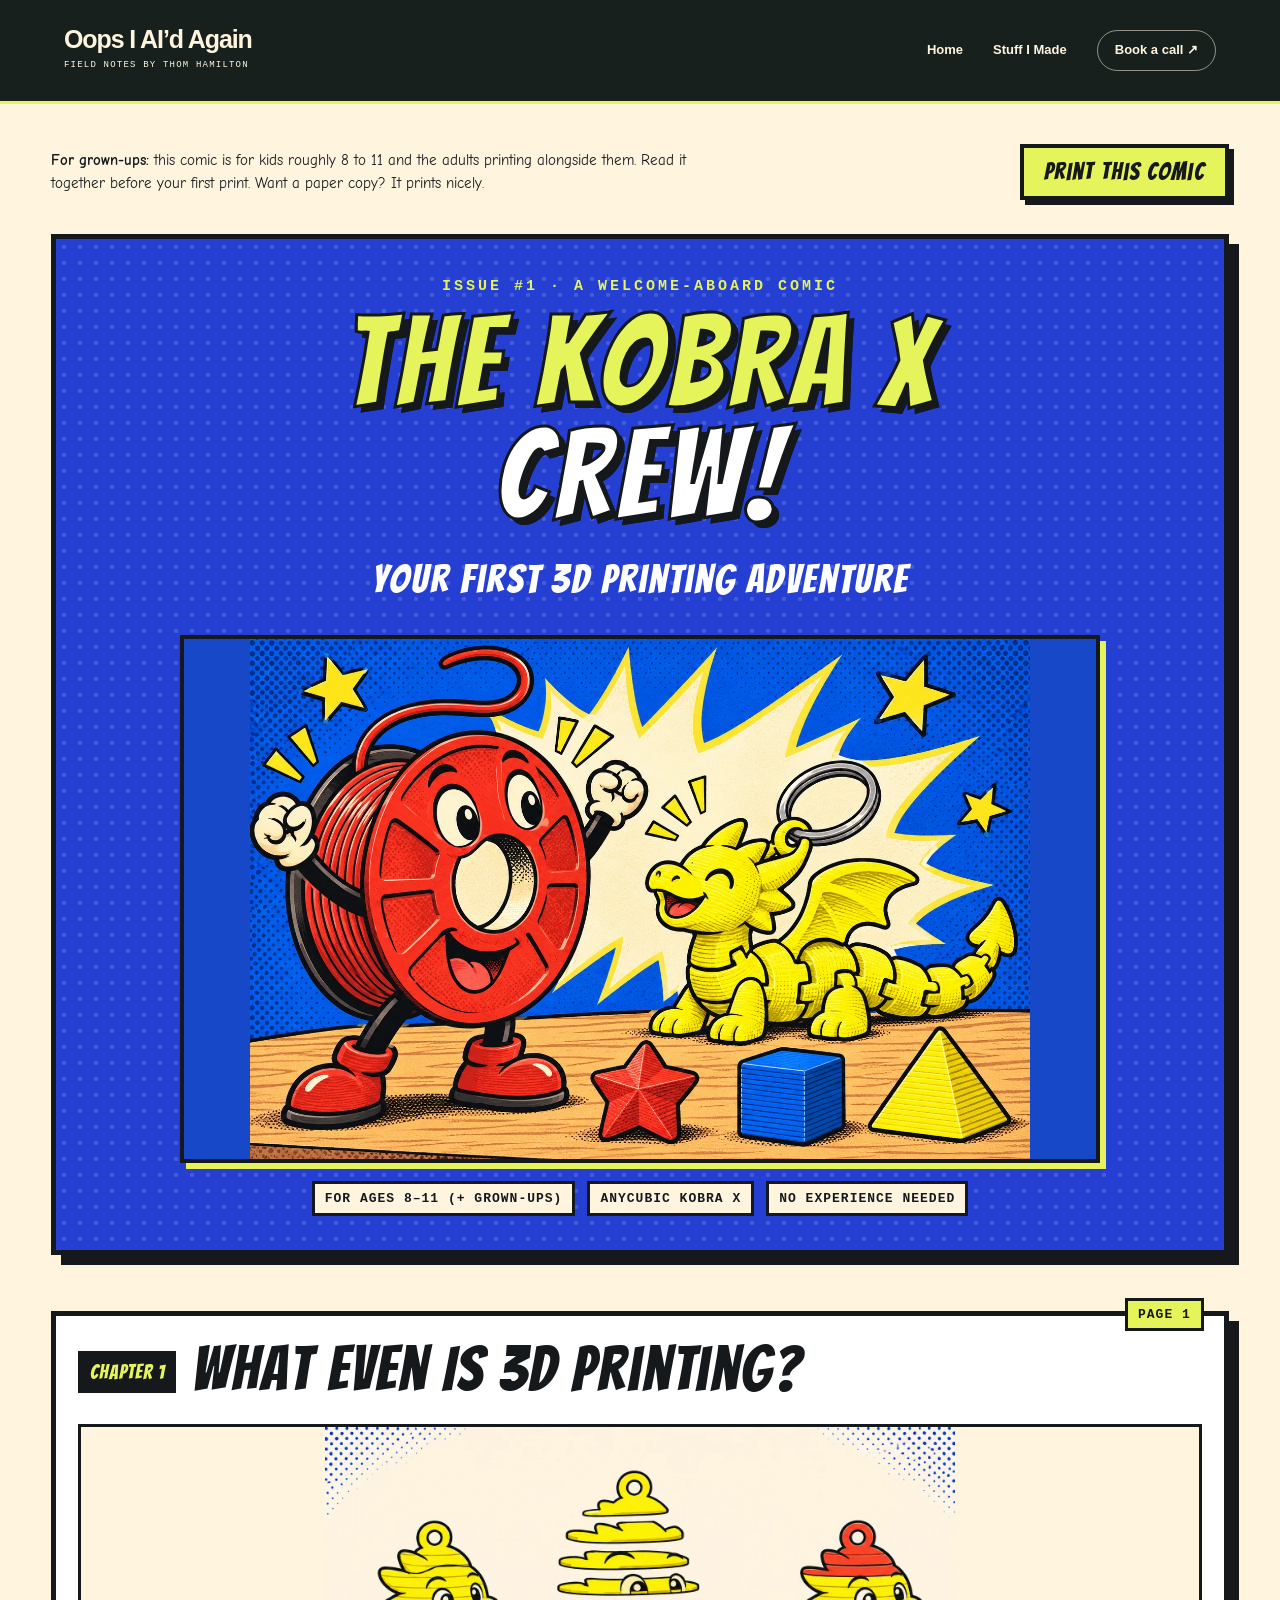
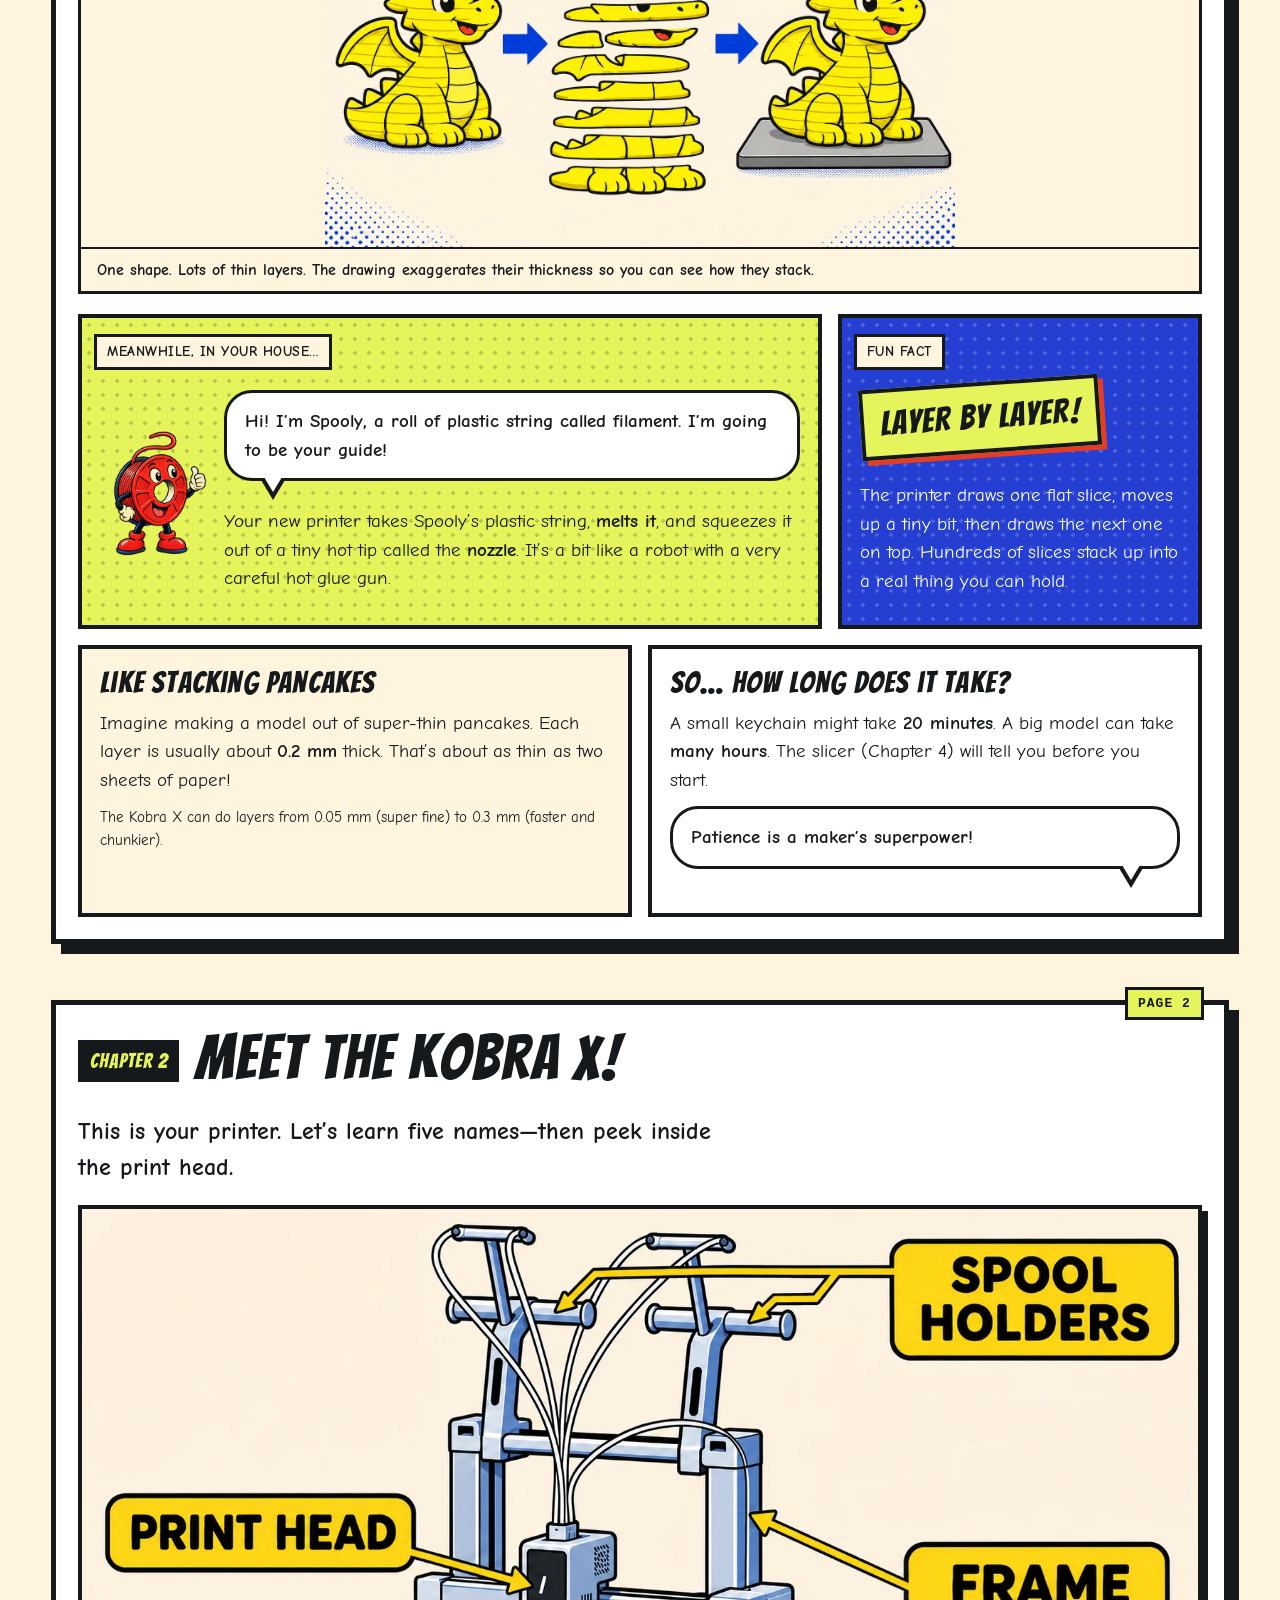
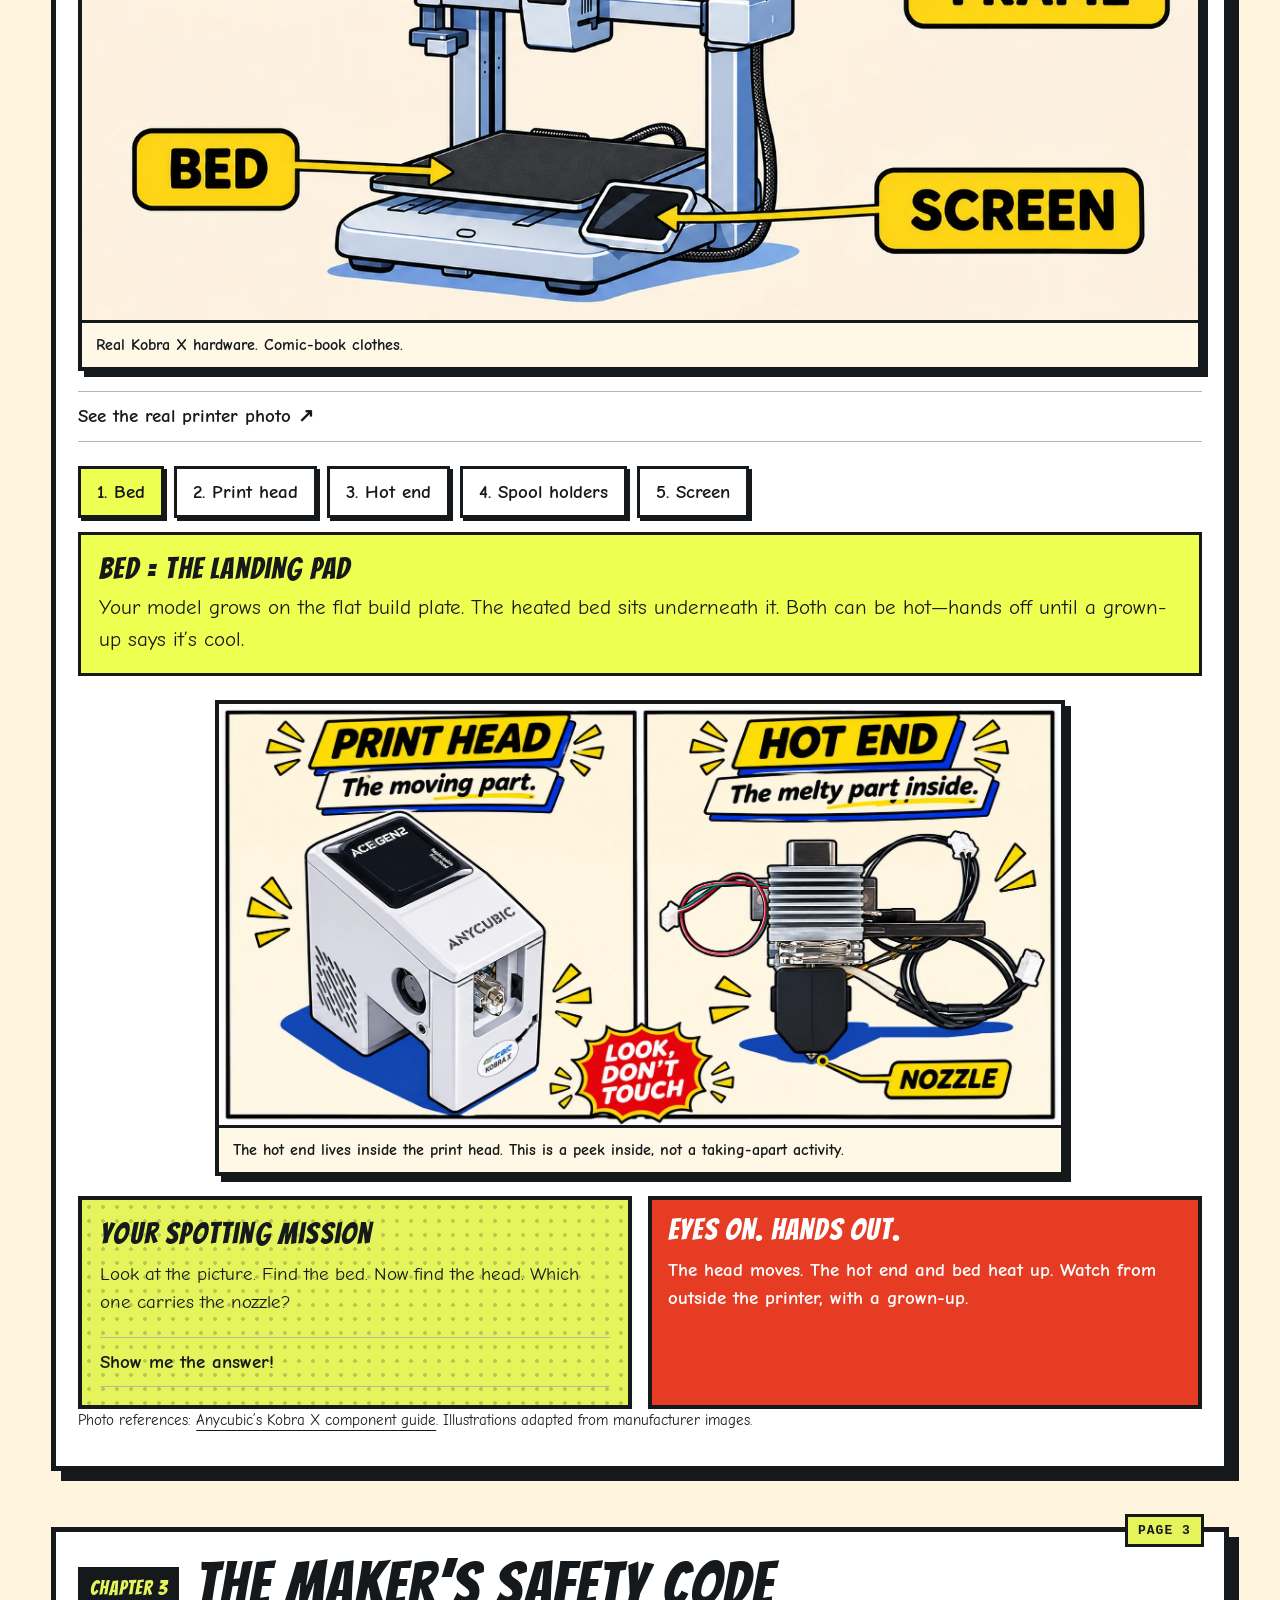
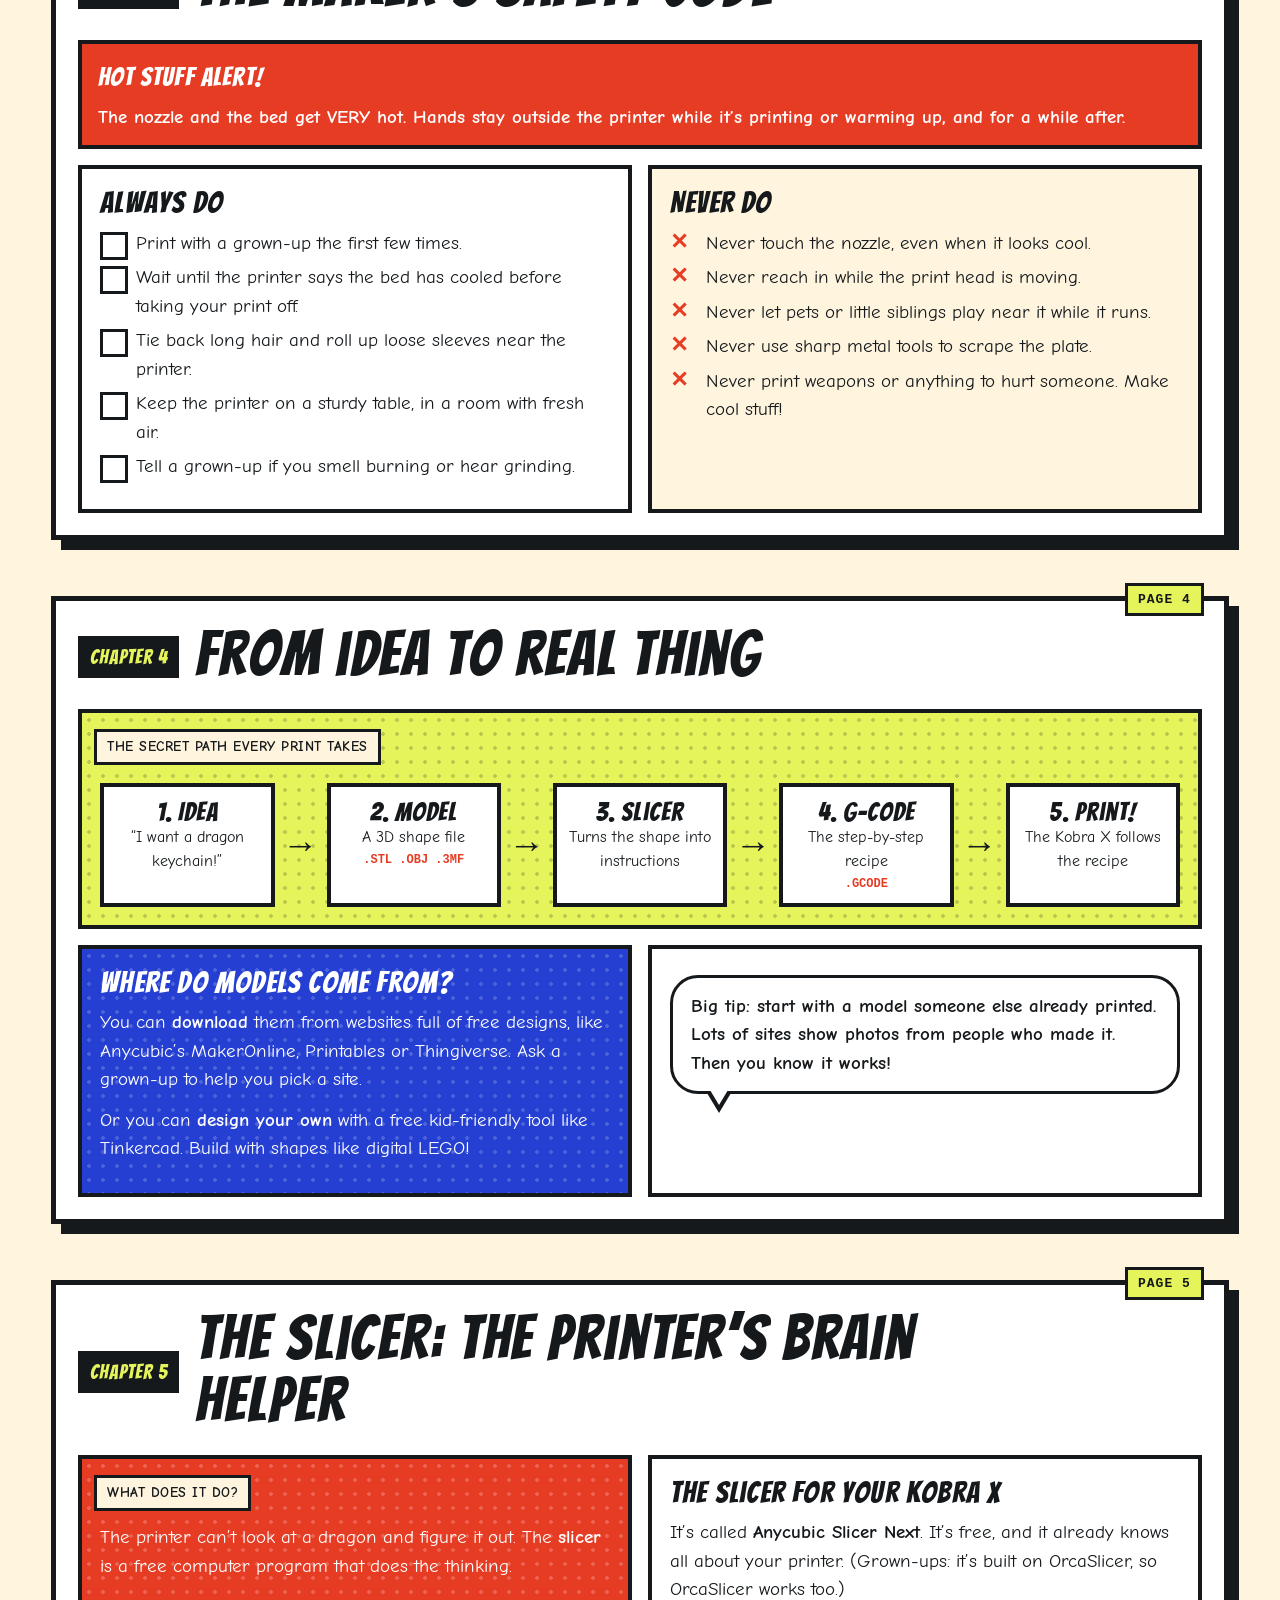
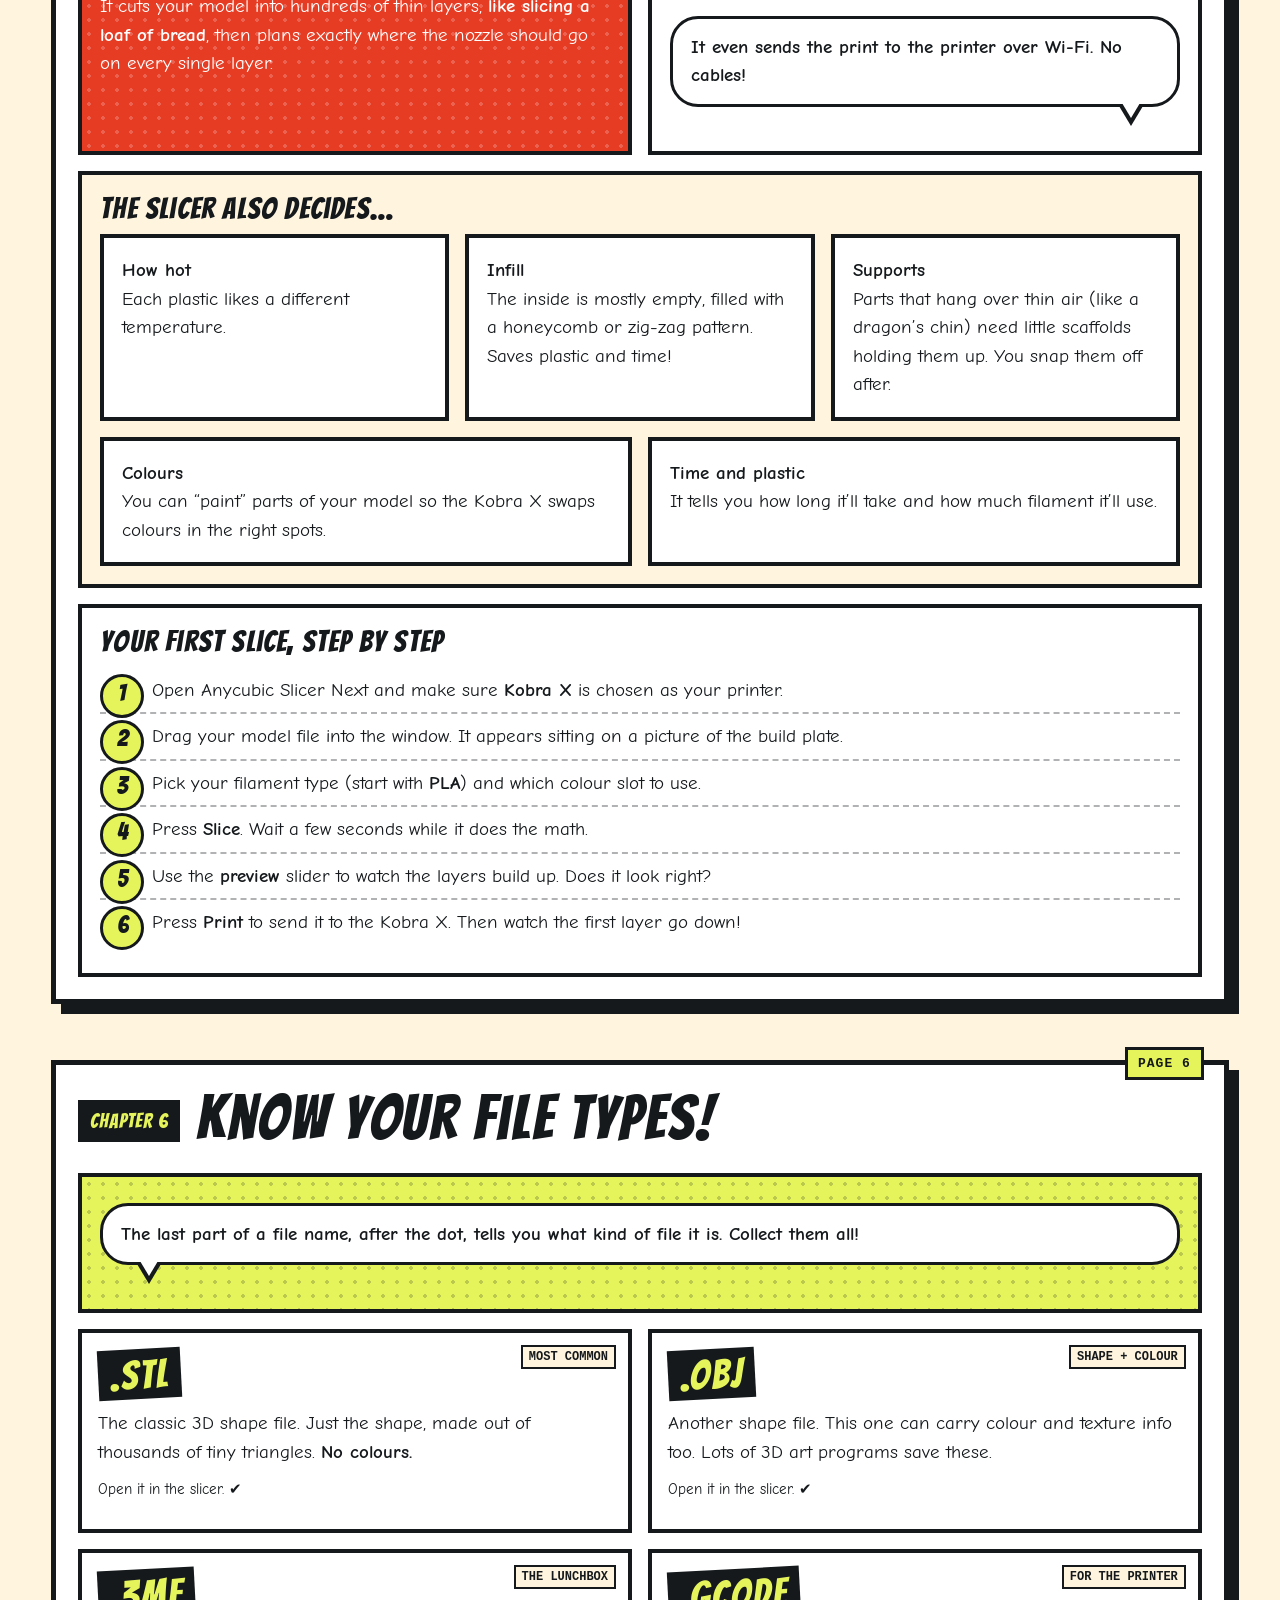
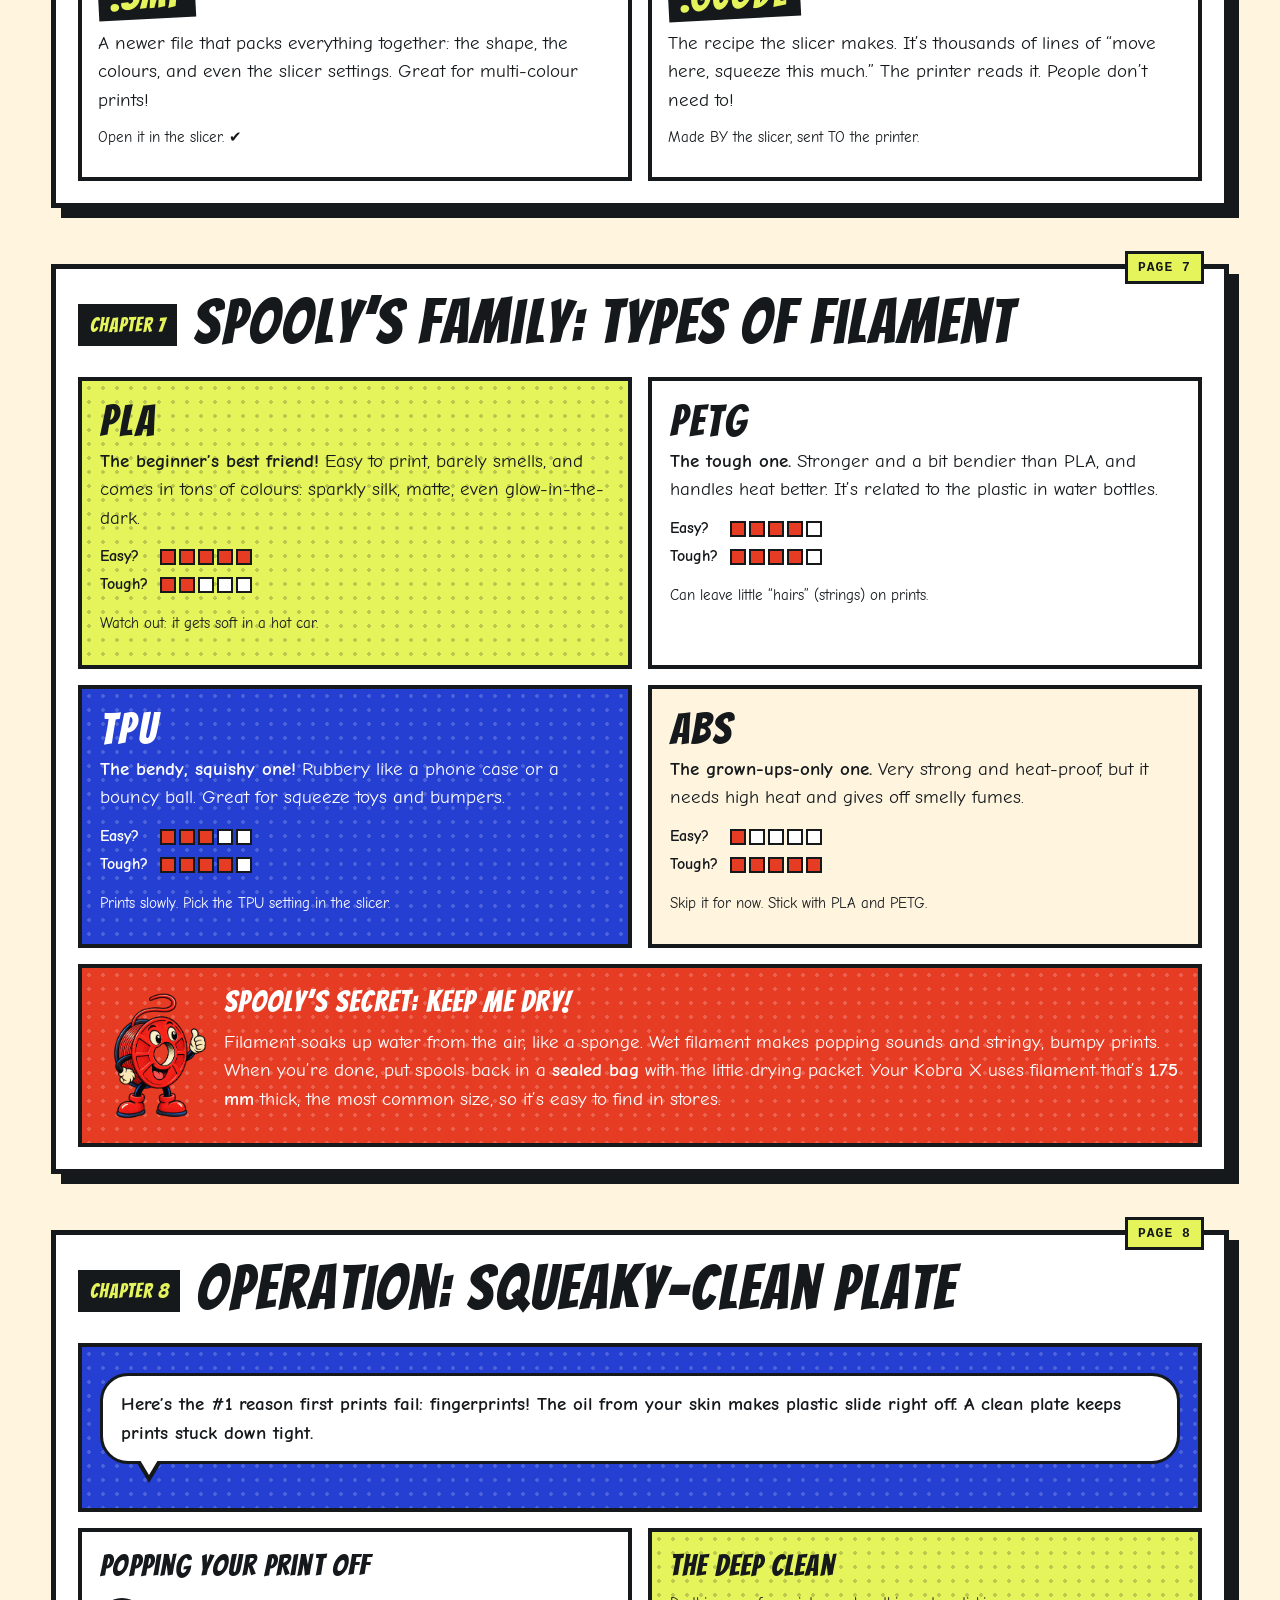
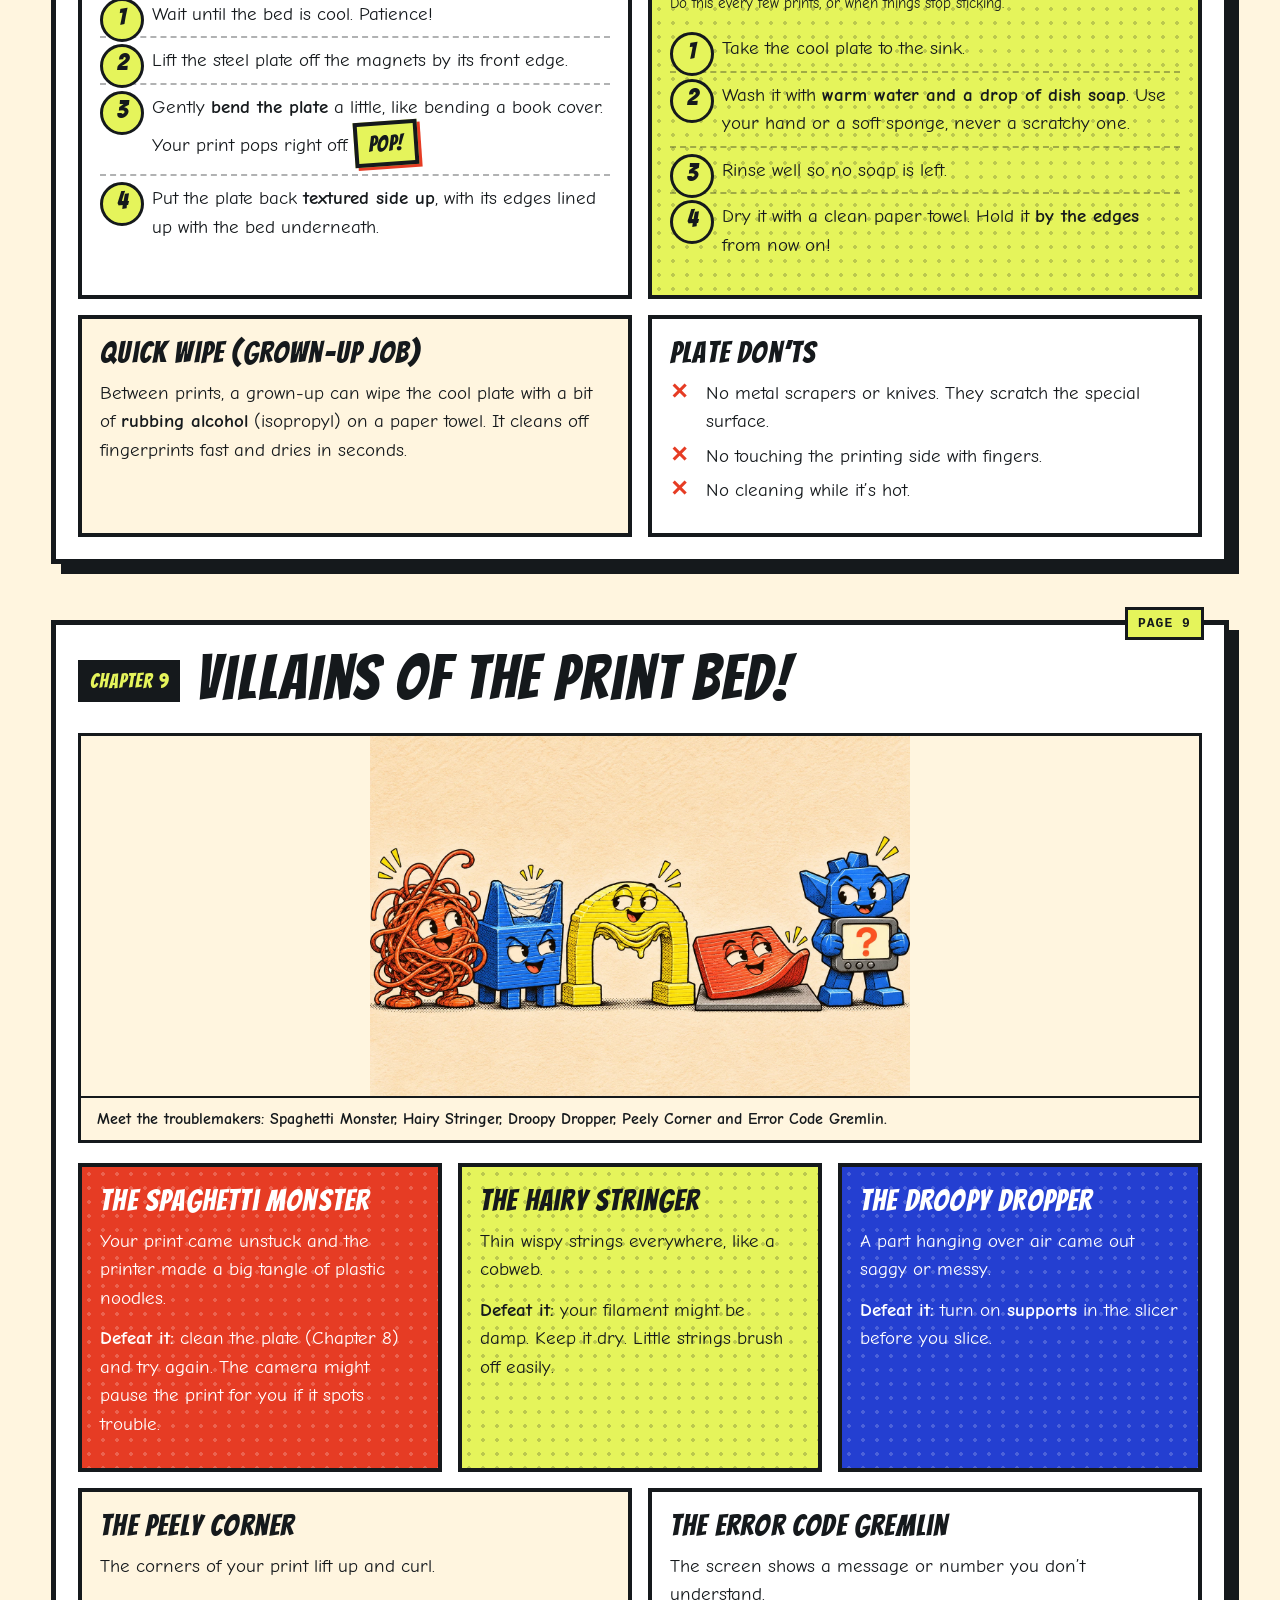
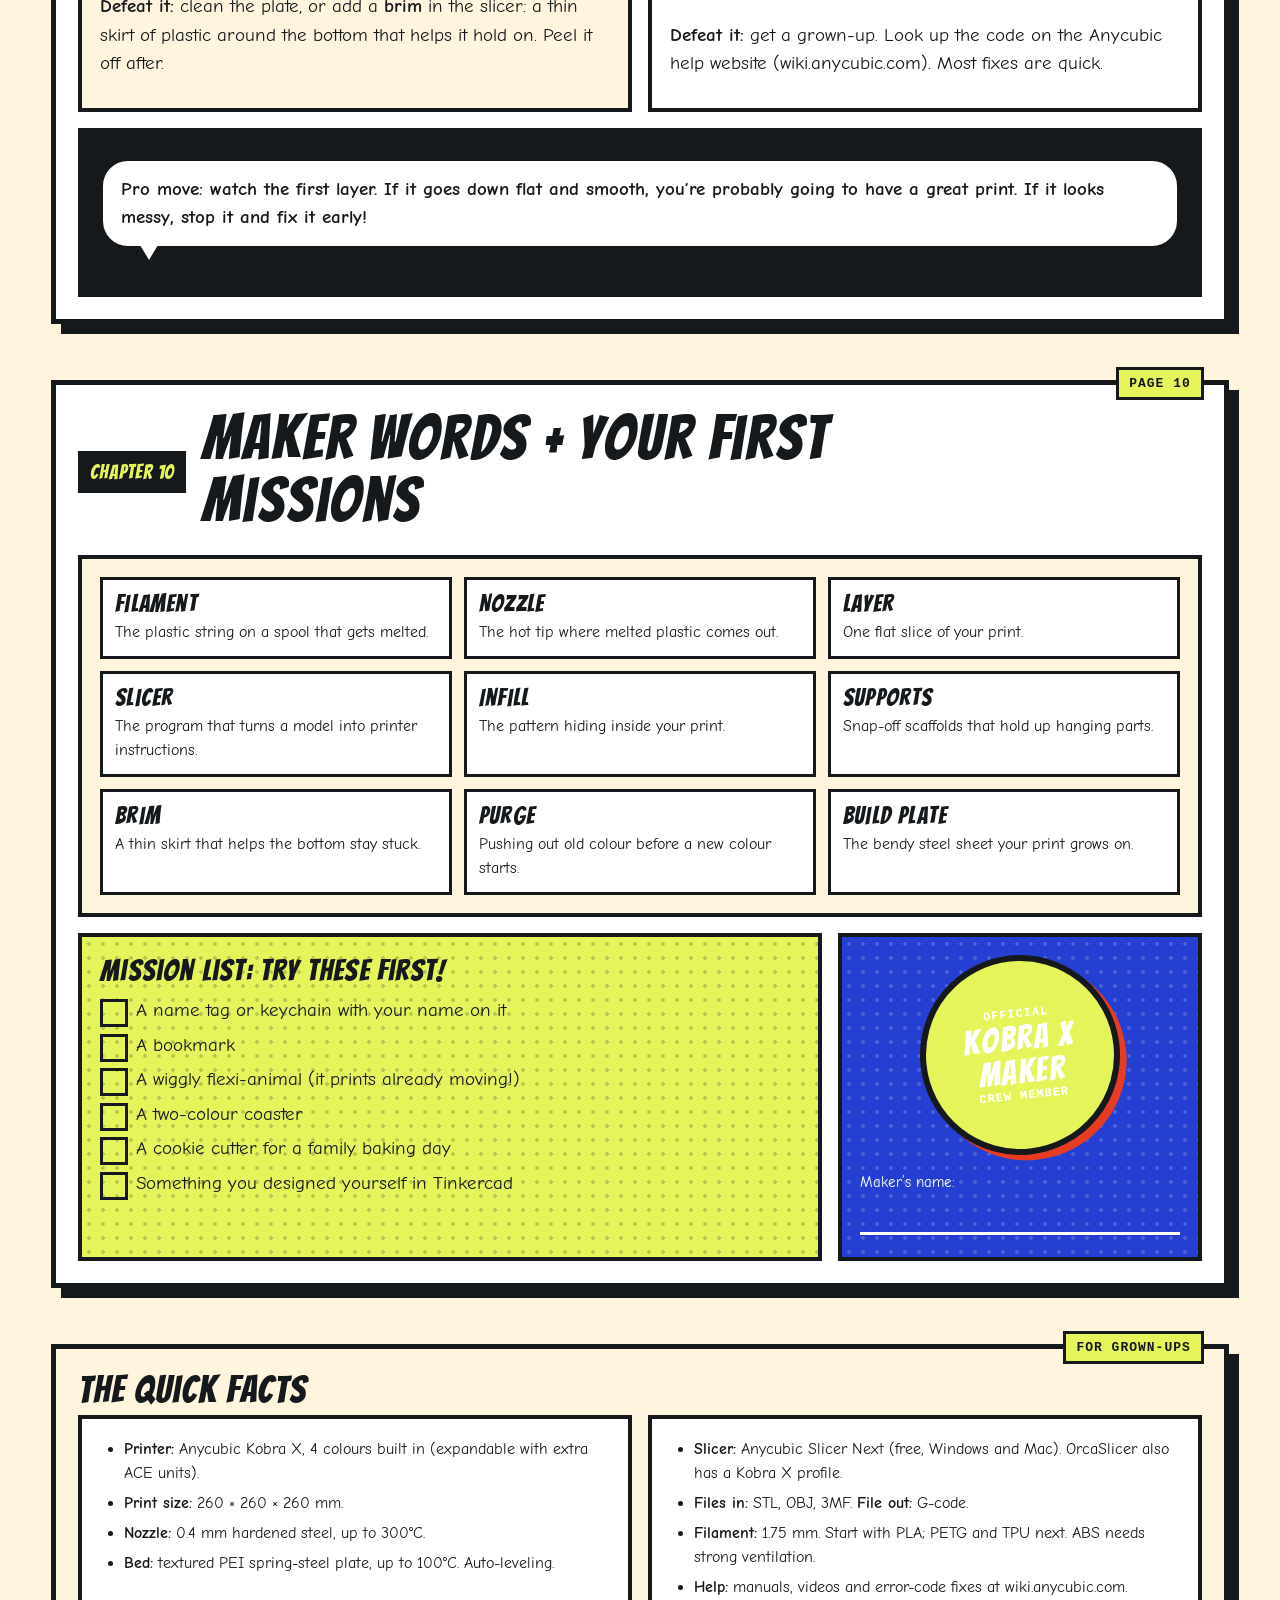
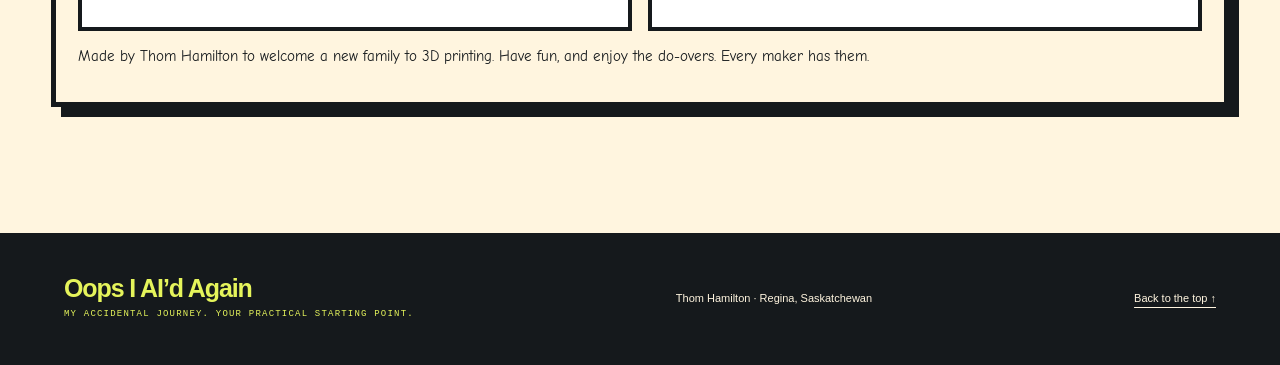
<file: kobra-x.html>
<!DOCTYPE html>

<html lang="en"><head><meta charset="utf-8"/><meta content="width=device-width,initial-scale=1" name="viewport"/>
<title>The Kobra X Crew: your first 3D printing adventure — Oops I AI’d Again</title>
<meta content="A comic-book guide for new 3D printing families: how the Anycubic Kobra X works, what a slicer does, file types, filament types and how to clean the build plate. Made for kids 8 to 11 and their grown-ups." name="description"/>
<link href="https://www.oopsiaidagain.com/kobra-x.html" rel="canonical"/>
<meta content="https://www.oopsiaidagain.com/kobra-x.html" property="og:url"/>
<meta content="website" property="og:type"/>
<meta content="Oops I AI’d Again" property="og:site_name"/>
<meta content="The Kobra X Crew: your first 3D printing adventure" property="og:title"/>
<meta content="A comic-book guide to 3D printing for kids 8 to 11 and their grown-ups." property="og:description"/>
<meta content="https://www.oopsiaidagain.com/assets/og.png" property="og:image"/>
<link href="style.css" rel="stylesheet"/>
<link href="https://fonts.googleapis.com" rel="preconnect"/><link crossorigin="" href="https://fonts.gstatic.com" rel="preconnect"/>
<link href="https://fonts.googleapis.com/css2?family=Bangers&amp;family=Comic+Neue:wght@400;700&amp;display=swap" rel="stylesheet"/>
<style>
.kx{--k:#15191c;background:var(--paper);font-family:'Comic Neue','Comic Sans MS',Arial,sans-serif;font-size:19px;line-height:1.5;color:var(--k);padding:40px max(4%,calc((100vw - 1180px)/2)) 70px}
.kx *{box-sizing:border-box}
.kx h1,.kx h2,.kx h3,.kx .boom,.kx .cap{font-family:Bangers,Impact,'Arial Narrow',sans-serif;font-weight:400;letter-spacing:.04em}
.kx h2{font-size:clamp(40px,5vw,62px);line-height:1;margin:0 0 6px;letter-spacing:.03em}
.kx h3{font-size:30px;line-height:1.05;margin:0 0 10px}
.kx p{margin:0 0 12px}
.kx strong{font-weight:700}
.page{border:5px solid var(--k);background:#fff;box-shadow:10px 10px 0 var(--k);margin:0 0 56px;padding:22px;position:relative}
.page-no{position:absolute;top:-18px;right:20px;background:var(--acid);border:3px solid var(--k);font:700 13px/1 monospace;padding:7px 10px;letter-spacing:1px}
.page-head{display:flex;align-items:center;gap:16px;flex-wrap:wrap;margin-bottom:18px}
.page-head .cap{font-size:20px;background:var(--k);color:var(--acid);padding:6px 12px}
.panels{display:grid;gap:16px;grid-template-columns:repeat(6,minmax(0,1fr))}
.panel{border:4px solid var(--k);padding:18px;position:relative;background:#fff;grid-column:span 2;min-width:0}
.w3{grid-column:span 3}.w4{grid-column:span 4}.w6{grid-column:span 6}
.dots{background-color:var(--acid);background-image:radial-gradient(#15191c33 18%,transparent 20%);background-size:14px 14px}
.dots-blue{background-color:var(--cobalt);color:#fff;background-image:radial-gradient(#ffffff2e 18%,transparent 20%);background-size:14px 14px}
.dots-red{background-color:var(--orange);color:#fff;background-image:radial-gradient(#ffffff33 18%,transparent 20%);background-size:14px 14px}
.cream{background:var(--paper)}
.ink{background:var(--k);color:#fff}
.cap-box{display:inline-block;background:var(--paper);color:var(--k);border:3px solid var(--k);font:700 14px/1.3 'Comic Neue',sans-serif;text-transform:uppercase;letter-spacing:.5px;padding:6px 10px;margin:-6px 0 12px -6px}
.bubble{position:relative;background:#fff;color:var(--k);border:3px solid var(--k);border-radius:28px;padding:14px 18px;margin:8px 0 26px;font-weight:700}
.bubble:after{content:'';position:absolute;left:34px;bottom:-22px;border:12px solid transparent;border-top:20px solid var(--k);border-bottom:0}
.bubble:before{content:'';position:absolute;left:37px;bottom:-14px;border:9px solid transparent;border-top:15px solid #fff;border-bottom:0;z-index:1}
.bubble.r:after{left:auto;right:34px}.bubble.r:before{left:auto;right:37px}
.boom{display:inline-block;background:var(--acid);color:var(--k);border:4px solid var(--k);font-size:34px;padding:6px 16px;transform:rotate(-4deg);box-shadow:5px 5px 0 var(--orange)}
.who{display:flex;gap:14px;align-items:flex-start}
.who svg{flex:0 0 auto;width:96px;height:auto}
.cover{background-color:var(--cobalt);background-image:radial-gradient(#ffffff26 18%,transparent 20%);background-size:16px 16px;color:#fff;text-align:center;padding:40px 24px 34px}
.cover .presents{font:700 15px/1 monospace;letter-spacing:3px;color:var(--acid);margin-bottom:12px}
.cover h1{font-size:clamp(58px,10vw,128px);line-height:.88;margin:0;color:var(--acid);-webkit-text-stroke:3px var(--k);text-shadow:6px 6px 0 var(--k),6px 6px 0 var(--k)}
.cover h1 span{display:block;color:#fff}
.cover .sub{font-family:Bangers,Impact,sans-serif;font-size:clamp(26px,3.4vw,40px);letter-spacing:.05em;margin:18px 0 6px}
.cover .issue{display:flex;justify-content:center;gap:12px;flex-wrap:wrap;margin-top:18px}
.cover .issue span{background:var(--paper);color:var(--k);border:3px solid var(--k);font:700 13px/1 monospace;padding:8px 10px;letter-spacing:1px}
.cover-art{display:flex;justify-content:center;align-items:flex-end;gap:20px;margin:24px 0 6px;flex-wrap:wrap}
.cover-art svg{height:220px;width:auto}
.kx ul,.kx ol{margin:0 0 10px;padding-left:24px}.kx li{margin-bottom:6px}
.parts{display:grid;grid-template-columns:repeat(2,minmax(0,1fr));gap:10px;margin:0;padding:0;list-style:none}
.parts li{border:3px solid var(--k);background:#fff;color:var(--k);padding:10px 12px;margin:0;font-size:17px}
.parts b{display:block;font-family:Bangers,Impact,sans-serif;font-weight:400;font-size:22px;letter-spacing:.04em}
.flow{display:flex;align-items:stretch;gap:8px;flex-wrap:wrap;margin-top:6px}
.flow>div{flex:1 1 140px;border:4px solid var(--k);background:#fff;color:var(--k);padding:12px;text-align:center;font-size:16px}
.flow>div b{display:block;font-family:Bangers,Impact,sans-serif;font-weight:400;font-size:26px;letter-spacing:.04em;line-height:1}
.flow>div i{display:block;font:700 12px monospace;font-style:normal;color:var(--orange);margin-top:4px}
.flow>span{align-self:center;font-family:Bangers,Impact,sans-serif;font-size:36px}
.steps-k{counter-reset:s;list-style:none;padding:0!important;margin:0}
.steps-k li{counter-increment:s;position:relative;padding:8px 0 8px 52px;border-bottom:2px dashed #15191c55;margin:0}
.steps-k li:last-child{border:0}
.steps-k li:before{content:counter(s);position:absolute;left:0;top:6px;width:38px;height:38px;border:3px solid var(--k);background:var(--acid);border-radius:50%;font:400 24px/32px Bangers,Impact,sans-serif;text-align:center;color:var(--k)}
.file{border:4px solid var(--k);padding:16px;background:#fff;color:var(--k);position:relative;min-width:0}
.file .ext{display:inline-block;font:400 40px/1 Bangers,Impact,sans-serif;letter-spacing:.05em;background:var(--k);color:var(--acid);padding:6px 12px 4px;margin-bottom:10px;transform:rotate(-3deg)}
.file .tag{position:absolute;top:12px;right:12px;font:700 12px monospace;border:2px solid var(--k);padding:3px 6px;background:var(--paper)}
.stat{display:grid;grid-template-columns:auto 1fr;gap:4px 12px;font-size:16px;margin-top:8px}
.stat dt{font-weight:700}.stat dd{margin:0}
.meter{display:inline-flex;gap:3px;vertical-align:middle}
.meter i{width:16px;height:16px;border:2px solid var(--k);display:inline-block;background:#fff}
.meter i.on{background:var(--orange)}
.fil-name{font:400 44px/1 Bangers,Impact,sans-serif;letter-spacing:.05em;margin-bottom:4px}
.warn{border:4px solid var(--k);background:var(--orange);color:#fff;padding:14px 16px;font-weight:700}
.warn .cap{font-size:26px;display:block;margin-bottom:6px}
.check{list-style:none;padding:0!important}
.check li{padding-left:36px;position:relative}
.check li:before{content:'';position:absolute;left:0;top:3px;width:22px;height:22px;border:3px solid currentColor;background:transparent}
.dont li:before{content:'✕';border:0;font:700 22px/1 Arial;top:2px;color:var(--orange)}
.glossary{display:grid;grid-template-columns:repeat(3,minmax(0,1fr));gap:12px}
.glossary div{border:3px solid var(--k);padding:12px;background:#fff;font-size:16px;color:var(--k)}
.glossary b{display:block;font:400 24px/1 Bangers,Impact,sans-serif;letter-spacing:.05em;margin-bottom:4px}
.badge-k{width:200px;height:200px;border-radius:50%;border:6px solid var(--k);background:var(--acid);display:flex;flex-direction:column;align-items:center;justify-content:center;text-align:center;margin:0 auto;box-shadow:6px 6px 0 var(--orange);transform:rotate(-6deg)}
.badge-k b{font:400 34px/1 Bangers,Impact,sans-serif;letter-spacing:.05em}
.badge-k span{font:700 12px monospace;letter-spacing:1px}
.sign{border-bottom:3px solid var(--k);height:38px;margin:4px 0 4px}
.print-row{display:flex;justify-content:space-between;align-items:center;gap:16px;flex-wrap:wrap;margin:0 0 34px}
.print-row button{font:400 24px/1 Bangers,Impact,sans-serif;letter-spacing:.05em;background:var(--acid);border:4px solid var(--k);padding:12px 20px;box-shadow:5px 5px 0 var(--k);cursor:pointer;color:var(--k)}
.print-row button:hover{background:var(--orange);color:#fff}
.print-row p{font-size:15px;max-width:640px;margin:0}
.grownups{font-size:16px}
.kx .small{font-size:15px}
@media(max-width:900px){.panel,.w3,.w4{grid-column:span 6}.glossary{grid-template-columns:repeat(2,minmax(0,1fr))}}
@media(max-width:600px){.kx{font-size:17px;padding:28px 5% 50px}.page{padding:14px;box-shadow:6px 6px 0 var(--k)}.parts{grid-template-columns:1fr}.glossary{grid-template-columns:1fr}.who svg{width:70px}.flow>span{transform:rotate(90deg);width:100%;text-align:center;line-height:.7}.cover-art svg{height:150px}.cover h1{-webkit-text-stroke:2px var(--k);text-shadow:4px 4px 0 var(--k)}}
@media print{header,footer,.print-row,.colour-strip{display:none!important}.kx{padding:0;font-size:14pt}.page{box-shadow:none;break-inside:avoid;page-break-inside:avoid;margin:0 0 18px}.page.break{break-before:page}*{-webkit-print-color-adjust:exact;print-color-adjust:exact}}

/* Original comic illustrations — scoped to this guide. */
.kx .cover-art{display:block;max-width:920px;margin:26px auto 10px;border:4px solid var(--k);box-shadow:6px 6px 0 var(--acid);background:#1748c8;overflow:hidden}.kx .cover-art img{display:block;width:100%;height:auto;max-height:520px;object-fit:contain}.kx-illustration{margin:0 0 20px;border:3px solid var(--k);background:#fff5df;break-inside:avoid}.kx-illustration img{display:block;width:100%;height:auto;max-height:420px;object-fit:contain}.kx-illustration figcaption{padding:10px 16px;border-top:2px solid var(--k);font-size:16px;line-height:1.4;font-weight:700}.kx [aria-labelledby="p9"] .kx-illustration img{max-height:360px}.kx .who .spooly-mascot{width:110px;max-width:26%;height:auto;flex:0 0 auto;object-fit:contain;align-self:center}.kx .who svg{width:96px}@media(max-width:600px){.kx .cover-art{margin:20px 0 10px;box-shadow:4px 4px 0 var(--acid)}.kx-illustration figcaption{font-size:14px;padding:9px 11px}.kx .who .spooly-mascot{width:78px}}@media print{.kx .cover-art{box-shadow:none;max-width:650px}.kx .cover-art img{max-height:240px}.kx-illustration img,.kx [aria-labelledby="p9"] .kx-illustration img{max-height:155px}.kx-illustration figcaption{font-size:10pt}.kx .who .spooly-mascot{width:70px}.kx-illustration{margin-bottom:12px}}
.photo-reference{margin:20px 0}.photo-reference img{display:block;width:100%;height:auto}.parts-intro{font-size:24px;font-weight:700;max-width:650px}.machine-map{margin:20px 0;border:4px solid var(--k);background:#fff;box-shadow:6px 6px 0 var(--k)}.machine-map img{display:block;width:100%;height:auto}.machine-map figcaption{padding:10px 14px;border-top:3px solid var(--k);font-size:16px;font-weight:700;background:#fff8e7}.part-tabs{display:flex;flex-wrap:wrap;gap:10px;margin:24px 0 14px}.part-tabs button{cursor:pointer;border:3px solid var(--k);box-shadow:3px 3px 0 var(--k);padding:12px 16px;background:#fff;font:700 19px 'Comic Neue',sans-serif;color:var(--k);min-height:48px}.part-tabs button[aria-pressed=true]{background:#edff50}.part-tabs button:focus-visible{outline:4px solid #283bd5;outline-offset:4px}.part-answer{border:3px solid var(--k);padding:18px;background:#edff50;margin-bottom:24px}.part-answer h3{margin:0 0 8px}.part-answer p{margin:0;font-size:21px}.head-map{max-width:850px;margin-left:auto;margin-right:auto}details summary{cursor:pointer;font-weight:700;padding:10px 0}@media print{.part-tabs,.part-answer{display:none}.machine-map{box-shadow:none;break-inside:avoid}.machine-map img{max-height:330px;object-fit:contain}.head-map img{max-height:230px}}
</style>
</head><body>
<a class="skip" href="#main">Skip to content</a><header><a class="brand" href="/">Oops I AI’d Again<span>FIELD NOTES BY THOM HAMILTON</span></a><nav aria-label="Main"><a href="/">Home</a><a href="stuff.html">Stuff I Made</a><a class="nav-cta" href="https://calendar.app.google/zX1U5LTyb2GVK5Aa7" rel="noopener" target="_blank">Book a call ↗</a></nav></header>
<main class="kx" id="main">
<div class="print-row"><p><strong>For grown-ups:</strong> this comic is for kids roughly 8 to 11 and the adults printing alongside them. Read it together before your first print. Want a paper copy? It prints nicely.</p><button id="kx-print" type="button">Print this comic</button></div>
<!-- COVER -->
<section aria-labelledby="kx-title" class="page cover">
<p class="presents">ISSUE #1 · A WELCOME-ABOARD COMIC</p>
<h1 id="kx-title">The Kobra X<span>Crew!</span></h1>
<p class="sub">Your first 3D printing adventure</p>
<div aria-hidden="true" class="cover-art"><img alt="Spooly, a cheerful red filament reel, celebrating a yellow articulated dragon keychain and colourful printed shapes." fetchpriority="high" height="1024" src="assets/kobra-x/spooly-adventure.webp" width="1536"/></div>
<div class="issue"><span>FOR AGES 8–11 (+ GROWN-UPS)</span><span>ANYCUBIC KOBRA X</span><span>NO EXPERIENCE NEEDED</span></div>
</section>
<!-- PAGE 1: meet Spooly / what is 3D printing -->
<section aria-labelledby="p1" class="page">
<span class="page-no">PAGE 1</span>
<div class="page-head"><span class="cap">Chapter 1</span><h2 id="p1">What even IS 3D printing?</h2></div><figure class="kx-illustration"><img alt="A cartoon dragon shown whole, separated into horizontal slices, then built from those slices on a print surface." decoding="async" height="1024" loading="lazy" src="assets/kobra-x/dragon-layers.webp" width="1536"/><figcaption>One shape. Lots of thin layers. The drawing exaggerates their thickness so you can see how they stack.</figcaption></figure>
<div class="panels">
<div class="panel w4 dots">
<span class="cap-box">Meanwhile, in your house…</span>
<div class="who">
<img alt="Spooly giving an encouraging thumbs-up." class="spooly-mascot" height="1351" loading="lazy" src="assets/kobra-x/spooly-mascot.webp" width="1164"/>
<div><div class="bubble">Hi! I’m <strong>Spooly</strong>, a roll of plastic string called <strong>filament</strong>. I’m going to be your guide!</div>
<p>Your new printer takes Spooly’s plastic string, <strong>melts it</strong>, and squeezes it out of a tiny hot tip called the <strong>nozzle</strong>. It’s a bit like a robot with a very careful hot glue gun.</p></div>
</div>
</div>
<div class="panel w2 dots-blue">
<span class="cap-box">Fun fact</span>
<p class="boom">LAYER BY LAYER!</p>
<p style="margin-top:16px">The printer draws one flat slice, moves up a tiny bit, then draws the next one on top. Hundreds of slices stack up into a real thing you can hold.</p>
</div>
<div class="panel w3 cream">
<h3>Like stacking pancakes</h3>
<p>Imagine making a model out of super-thin pancakes. Each layer is usually about <strong>0.2 mm</strong> thick. That’s about as thin as two sheets of paper!</p>
<p class="small">The Kobra X can do layers from 0.05 mm (super fine) to 0.3 mm (faster and chunkier).</p>
</div>
<div class="panel w3">
<h3>So… how long does it take?</h3>
<p>A small keychain might take <strong>20 minutes</strong>. A big model can take <strong>many hours</strong>. The slicer (Chapter 4) will tell you before you start.</p>
<div class="bubble r">Patience is a maker’s superpower!</div>
</div>
</div>
</section>
<!-- PAGE 2: Meet the printer -->
<section aria-labelledby="p2" class="page">
<span class="page-no">PAGE 2</span>
<div class="page-head"><span class="cap">Chapter 2</span><h2 id="p2">Meet the Kobra X!</h2></div>
<p class="parts-intro">This is your printer. Let’s learn five names—then peek inside the print head.</p>
<figure class="machine-map"><img src="assets/kobra-x/real-printer-comic.webp" alt="Comic made from an actual Kobra X image, with arrows identifying the print head, bed, screen, spool holders and frame." width="1570" height="1001" loading="lazy"/><figcaption>Real Kobra X hardware. Comic-book clothes.</figcaption></figure>
<details class="photo-reference"><summary>See the real printer photo ↗</summary><img src="assets/kobra-x/manufacturer-parts.webp" alt="Original Anycubic Kobra X product image with manufacturer part labels." loading="lazy" width="2548" height="1626"/></details>
<div class="part-tabs" role="group" aria-label="Explore a printer part">
<button type="button" data-part="bed" aria-pressed="true">1. Bed</button><button type="button" data-part="head" aria-pressed="false">2. Print head</button><button type="button" data-part="hot" aria-pressed="false">3. Hot end</button><button type="button" data-part="spool" aria-pressed="false">4. Spool holders</button><button type="button" data-part="screen" aria-pressed="false">5. Screen</button>
</div>
<div class="part-answer" aria-live="polite"><h3 id="part-name">Bed = the landing pad</h3><p id="part-copy">Your model grows on the flat build plate. The heated bed sits underneath it. Both can be hot—hands off until a grown-up says it’s cool.</p></div>
<figure class="machine-map head-map"><img src="assets/kobra-x/real-hotend-comic.webp" alt="Actual Kobra X print head and its separate hot end, illustrated as a comic. A label points to the tiny nozzle at the bottom of the hot end." width="1774" height="887" loading="lazy"/><figcaption>The hot end lives inside the print head. This is a peek inside, not a taking-apart activity.</figcaption></figure>
<div class="panels"><div class="panel w3 dots"><h3>Your spotting mission</h3><p>Look at the picture. Find the bed. Now find the head. Which one carries the nozzle?</p><details><summary>Show me the answer!</summary><p>The print head carries the hot end and its nozzle. The bed holds your growing model.</p></details></div><div class="panel w3 warn"><h3>Eyes on. Hands out.</h3><p>The head moves. The hot end and bed heat up. Watch from outside the printer, with a grown-up.</p></div></div>
<p class="small">Photo references: <a href="https://wiki.anycubic.com/en/fdm-3d-printer/anycubic-kobra-x/introduction-to-key-components" target="_blank" rel="noopener">Anycubic’s Kobra X component guide</a>. Illustrations adapted from manufacturer images.</p>
</section>
<!-- PAGE 3: Safety -->
<section aria-labelledby="p3" class="page">
<span class="page-no">PAGE 3</span>
<div class="page-head"><span class="cap">Chapter 3</span><h2 id="p3">The Maker’s Safety Code</h2></div>
<div class="panels">
<div class="panel w6 warn">
<span class="cap">Hot stuff alert!</span>
The nozzle and the bed get VERY hot. Hands stay outside the printer while it’s printing or warming up, and for a while after.
</div>
<div class="panel w3">
<h3>Always do</h3>
<ul class="check">
<li>Print with a grown-up the first few times.</li>
<li>Wait until the printer says the bed has cooled before taking your print off.</li>
<li>Tie back long hair and roll up loose sleeves near the printer.</li>
<li>Keep the printer on a sturdy table, in a room with fresh air.</li>
<li>Tell a grown-up if you smell burning or hear grinding.</li>
</ul>
</div>
<div class="panel w3 cream">
<h3>Never do</h3>
<ul class="check dont">
<li>Never touch the nozzle, even when it looks cool.</li>
<li>Never reach in while the print head is moving.</li>
<li>Never let pets or little siblings play near it while it runs.</li>
<li>Never use sharp metal tools to scrape the plate.</li>
<li>Never print weapons or anything to hurt someone. Make cool stuff!</li>
</ul>
</div>
</div>
</section>
<!-- PAGE 4: The journey -->
<section aria-labelledby="p4" class="page break">
<span class="page-no">PAGE 4</span>
<div class="page-head"><span class="cap">Chapter 4</span><h2 id="p4">From idea to real thing</h2></div>
<div class="panels">
<div class="panel w6 dots">
<span class="cap-box">The secret path every print takes</span>
<div class="flow">
<div><b>1. Idea</b>“I want a dragon keychain!”</div><span aria-hidden="true">→</span>
<div><b>2. Model</b>A 3D shape file<i>.STL .OBJ .3MF</i></div><span aria-hidden="true">→</span>
<div><b>3. Slicer</b>Turns the shape into instructions</div><span aria-hidden="true">→</span>
<div><b>4. G-code</b>The step-by-step recipe<i>.GCODE</i></div><span aria-hidden="true">→</span>
<div><b>5. Print!</b>The Kobra X follows the recipe</div>
</div>
</div>
<div class="panel w3 dots-blue">
<h3>Where do models come from?</h3>
<p>You can <strong>download</strong> them from websites full of free designs, like Anycubic’s MakerOnline, Printables or Thingiverse. Ask a grown-up to help you pick a site.</p>
<p>Or you can <strong>design your own</strong> with a free kid-friendly tool like Tinkercad. Build with shapes like digital LEGO!</p>
</div>
<div class="panel w3">
<div class="bubble">Big tip: start with a model someone else already printed. Lots of sites show photos from people who made it. Then you know it works!</div>
</div>
</div>
</section>
<!-- PAGE 5: The slicer -->
<section aria-labelledby="p5" class="page">
<span class="page-no">PAGE 5</span>
<div class="page-head"><span class="cap">Chapter 5</span><h2 id="p5">The slicer: the printer’s brain helper</h2></div>
<div class="panels">
<div class="panel w3 dots-red">
<span class="cap-box">What does it do?</span>
<p>The printer can’t look at a dragon and figure it out. The <strong>slicer</strong> is a free computer program that does the thinking.</p>
<p>It cuts your model into hundreds of thin layers, <strong>like slicing a loaf of bread</strong>, then plans exactly where the nozzle should go on every single layer.</p>
</div>
<div class="panel w3">
<h3>The slicer for your Kobra X</h3>
<p>It’s called <strong>Anycubic Slicer Next</strong>. It’s free, and it already knows all about your printer. (Grown-ups: it’s built on OrcaSlicer, so OrcaSlicer works too.)</p>
<div class="bubble r">It even sends the print to the printer over Wi-Fi. No cables!</div>
</div>
<div class="panel w6 cream">
<h3>The slicer also decides…</h3>
<div class="panels" style="margin-top:6px">
<div class="panel"><b>How hot</b><br/>Each plastic likes a different temperature.</div>
<div class="panel"><b>Infill</b><br/>The inside is mostly empty, filled with a honeycomb or zig-zag pattern. Saves plastic and time!</div>
<div class="panel"><b>Supports</b><br/>Parts that hang over thin air (like a dragon’s chin) need little scaffolds holding them up. You snap them off after.</div>
<div class="panel w3"><b>Colours</b><br/>You can “paint” parts of your model so the Kobra X swaps colours in the right spots.</div>
<div class="panel w3"><b>Time and plastic</b><br/>It tells you how long it’ll take and how much filament it’ll use.</div>
</div>
</div>
<div class="panel w6">
<h3>Your first slice, step by step</h3>
<ol class="steps-k">
<li>Open Anycubic Slicer Next and make sure <strong>Kobra X</strong> is chosen as your printer.</li>
<li>Drag your model file into the window. It appears sitting on a picture of the build plate.</li>
<li>Pick your filament type (start with <strong>PLA</strong>) and which colour slot to use.</li>
<li>Press <strong>Slice</strong>. Wait a few seconds while it does the math.</li>
<li>Use the <strong>preview</strong> slider to watch the layers build up. Does it look right?</li>
<li>Press <strong>Print</strong> to send it to the Kobra X. Then watch the first layer go down!</li>
</ol>
</div>
</div>
</section>
<!-- PAGE 6: File types -->
<section aria-labelledby="p6" class="page break">
<span class="page-no">PAGE 6</span>
<div class="page-head"><span class="cap">Chapter 6</span><h2 id="p6">Know your file types!</h2></div>
<div class="panels">
<div class="panel w6 dots">
<div class="bubble">The last part of a file name, after the dot, tells you what kind of file it is. Collect them all!</div>
</div>
<div class="file panel w3"><span class="tag">MOST COMMON</span><span class="ext">.STL</span>
<p>The classic 3D shape file. Just the shape, made out of thousands of tiny triangles. <strong>No colours.</strong></p>
<p class="small">Open it in the slicer. ✔</p></div>
<div class="file panel w3"><span class="tag">SHAPE + COLOUR</span><span class="ext">.OBJ</span>
<p>Another shape file. This one can carry colour and texture info too. Lots of 3D art programs save these.</p>
<p class="small">Open it in the slicer. ✔</p></div>
<div class="file panel w3"><span class="tag">THE LUNCHBOX</span><span class="ext">.3MF</span>
<p>A newer file that packs everything together: the shape, the colours, and even the slicer settings. Great for multi-colour prints!</p>
<p class="small">Open it in the slicer. ✔</p></div>
<div class="file panel w3 dots-blue"><span class="tag">FOR THE PRINTER</span><span class="ext">.GCODE</span>
<p>The recipe the slicer makes. It’s thousands of lines of “move here, squeeze this much.” The printer reads it. People don’t need to!</p>
<p class="small">Made BY the slicer, sent TO the printer.</p></div>
</div>
</section>
<!-- PAGE 7: Filament -->
<section aria-labelledby="p7" class="page">
<span class="page-no">PAGE 7</span>
<div class="page-head"><span class="cap">Chapter 7</span><h2 id="p7">Spooly’s family: types of filament</h2></div>
<div class="panels">
<div class="panel w3 dots">
<div class="fil-name">PLA</div><p><strong>The beginner’s best friend!</strong> Easy to print, barely smells, and comes in tons of colours: sparkly silk, matte, even glow-in-the-dark.</p>
<dl class="stat"><dt>Easy?</dt><dd><span aria-label="5 out of 5" class="meter"><i class="on"></i><i class="on"></i><i class="on"></i><i class="on"></i><i class="on"></i></span></dd><dt>Tough?</dt><dd><span aria-label="2 out of 5" class="meter"><i class="on"></i><i class="on"></i><i></i><i></i><i></i></span></dd></dl>
<p class="small">Watch out: it gets soft in a hot car.</p></div>
<div class="panel w3">
<div class="fil-name">PETG</div><p><strong>The tough one.</strong> Stronger and a bit bendier than PLA, and handles heat better. It’s related to the plastic in water bottles.</p>
<dl class="stat"><dt>Easy?</dt><dd><span aria-label="4 out of 5" class="meter"><i class="on"></i><i class="on"></i><i class="on"></i><i class="on"></i><i></i></span></dd><dt>Tough?</dt><dd><span aria-label="4 out of 5" class="meter"><i class="on"></i><i class="on"></i><i class="on"></i><i class="on"></i><i></i></span></dd></dl>
<p class="small">Can leave little “hairs” (strings) on prints.</p></div>
<div class="panel w3 dots-blue">
<div class="fil-name">TPU</div><p><strong>The bendy, squishy one!</strong> Rubbery like a phone case or a bouncy ball. Great for squeeze toys and bumpers.</p>
<dl class="stat"><dt>Easy?</dt><dd><span aria-label="3 out of 5" class="meter"><i class="on"></i><i class="on"></i><i class="on"></i><i></i><i></i></span></dd><dt>Tough?</dt><dd><span aria-label="4 out of 5" class="meter"><i class="on"></i><i class="on"></i><i class="on"></i><i class="on"></i><i></i></span></dd></dl>
<p class="small">Prints slowly. Pick the TPU setting in the slicer.</p></div>
<div class="panel w3 cream">
<div class="fil-name">ABS</div><p><strong>The grown-ups-only one.</strong> Very strong and heat-proof, but it needs high heat and gives off smelly fumes.</p>
<dl class="stat"><dt>Easy?</dt><dd><span aria-label="1 out of 5" class="meter"><i class="on"></i><i></i><i></i><i></i><i></i></span></dd><dt>Tough?</dt><dd><span aria-label="5 out of 5" class="meter"><i class="on"></i><i class="on"></i><i class="on"></i><i class="on"></i><i class="on"></i></span></dd></dl>
<p class="small">Skip it for now. Stick with PLA and PETG.</p></div>
<div class="panel w6 dots-red">
<div class="who">
<img alt="Spooly giving an encouraging thumbs-up." class="spooly-mascot" height="1351" loading="lazy" src="assets/kobra-x/spooly-mascot.webp" width="1164"/>
<div><h3>Spooly’s secret: keep me DRY!</h3>
<p>Filament soaks up water from the air, like a sponge. Wet filament makes popping sounds and stringy, bumpy prints. When you’re done, put spools back in a <strong>sealed bag</strong> with the little drying packet. Your Kobra X uses filament that’s <strong>1.75 mm</strong> thick, the most common size, so it’s easy to find in stores.</p></div>
</div>
</div>
</div>
</section>
<!-- PAGE 8: Cleaning the plate -->
<section aria-labelledby="p8" class="page break">
<span class="page-no">PAGE 8</span>
<div class="page-head"><span class="cap">Chapter 8</span><h2 id="p8">Operation: Squeaky-Clean Plate</h2></div>
<div class="panels">
<div class="panel w6 dots-blue">
<div class="bubble">Here’s the #1 reason first prints fail: <strong>fingerprints!</strong> The oil from your skin makes plastic slide right off. A clean plate keeps prints stuck down tight.</div>
</div>
<div class="panel w3">
<h3>Popping your print off</h3>
<ol class="steps-k">
<li>Wait until the bed is cool. Patience!</li>
<li>Lift the steel plate off the magnets by its front edge.</li>
<li>Gently <strong>bend the plate</strong> a little, like bending a book cover. Your print pops right off. <strong class="boom" style="font-size:22px;padding:2px 10px;box-shadow:3px 3px 0 var(--orange)">POP!</strong></li>
<li>Put the plate back <strong>textured side up</strong>, with its edges lined up with the bed underneath.</li>
</ol>
</div>
<div class="panel w3 dots">
<h3>The deep clean</h3>
<p class="small">Do this every few prints, or when things stop sticking.</p>
<ol class="steps-k">
<li>Take the cool plate to the sink.</li>
<li>Wash it with <strong>warm water and a drop of dish soap</strong>. Use your hand or a soft sponge, never a scratchy one.</li>
<li>Rinse well so no soap is left.</li>
<li>Dry it with a clean paper towel. Hold it <strong>by the edges</strong> from now on!</li>
</ol>
</div>
<div class="panel w3 cream">
<h3>Quick wipe (grown-up job)</h3>
<p>Between prints, a grown-up can wipe the cool plate with a bit of <strong>rubbing alcohol</strong> (isopropyl) on a paper towel. It cleans off fingerprints fast and dries in seconds.</p>
</div>
<div class="panel w3">
<h3>Plate don’ts</h3>
<ul class="check dont">
<li>No metal scrapers or knives. They scratch the special surface.</li>
<li>No touching the printing side with fingers.</li>
<li>No cleaning while it’s hot.</li>
</ul>
</div>
</div>
</section>
<!-- PAGE 9: Troubleshooting -->
<section aria-labelledby="p9" class="page">
<span class="page-no">PAGE 9</span>
<div class="page-head"><span class="cap">Chapter 9</span><h2 id="p9">Villains of the print bed!</h2></div><figure class="kx-illustration"><img alt="Five friendly print-problem characters, left to right: tangled spaghetti filament, wispy strings, a drooping bridge, a curled-up corner and an error-screen gremlin." decoding="async" height="1024" loading="lazy" src="assets/kobra-x/print-villains.webp" width="1536"/><figcaption>Meet the troublemakers: Spaghetti Monster, Hairy Stringer, Droopy Dropper, Peely Corner and Error Code Gremlin.</figcaption></figure>
<div class="panels">
<div class="panel dots-red">
<h3>The Spaghetti Monster</h3>
<p>Your print came unstuck and the printer made a big tangle of plastic noodles.</p>
<p><strong>Defeat it:</strong> clean the plate (Chapter 8) and try again. The camera might pause the print for you if it spots trouble.</p>
</div>
<div class="panel dots">
<h3>The Hairy Stringer</h3>
<p>Thin wispy strings everywhere, like a cobweb.</p>
<p><strong>Defeat it:</strong> your filament might be damp. Keep it dry. Little strings brush off easily.</p>
</div>
<div class="panel dots-blue">
<h3>The Droopy Dropper</h3>
<p>A part hanging over air came out saggy or messy.</p>
<p><strong>Defeat it:</strong> turn on <strong>supports</strong> in the slicer before you slice.</p>
</div>
<div class="panel w3 cream">
<h3>The Peely Corner</h3>
<p>The corners of your print lift up and curl.</p>
<p><strong>Defeat it:</strong> clean the plate, or add a <strong>brim</strong> in the slicer: a thin skirt of plastic around the bottom that helps it hold on. Peel it off after.</p>
</div>
<div class="panel w3">
<h3>The Error Code Gremlin</h3>
<p>The screen shows a message or number you don’t understand.</p>
<p><strong>Defeat it:</strong> get a grown-up. Look up the code on the Anycubic help website (wiki.anycubic.com). Most fixes are quick.</p>
</div>
<div class="panel w6 ink">
<div class="bubble">Pro move: <strong>watch the first layer.</strong> If it goes down flat and smooth, you’re probably going to have a great print. If it looks messy, stop it and fix it early!</div>
</div>
</div>
</section>
<!-- PAGE 10: Glossary + first missions -->
<section aria-labelledby="p10" class="page break">
<span class="page-no">PAGE 10</span>
<div class="page-head"><span class="cap">Chapter 10</span><h2 id="p10">Maker words + your first missions</h2></div>
<div class="panels">
<div class="panel w6 cream">
<div class="glossary">
<div><b>Filament</b>The plastic string on a spool that gets melted.</div>
<div><b>Nozzle</b>The hot tip where melted plastic comes out.</div>
<div><b>Layer</b>One flat slice of your print.</div>
<div><b>Slicer</b>The program that turns a model into printer instructions.</div>
<div><b>Infill</b>The pattern hiding inside your print.</div>
<div><b>Supports</b>Snap-off scaffolds that hold up hanging parts.</div>
<div><b>Brim</b>A thin skirt that helps the bottom stay stuck.</div>
<div><b>Purge</b>Pushing out old colour before a new colour starts.</div>
<div><b>Build plate</b>The bendy steel sheet your print grows on.</div>
</div>
</div>
<div class="panel w4 dots">
<h3>Mission list: try these first!</h3>
<ul class="check">
<li>A name tag or keychain with your name on it</li>
<li>A bookmark</li>
<li>A wiggly flexi-animal (it prints already moving!)</li>
<li>A two-colour coaster</li>
<li>A cookie cutter for a family baking day</li>
<li>Something you designed yourself in Tinkercad</li>
</ul>
</div>
<div class="panel w2 dots-blue" style="display:flex;flex-direction:column;justify-content:center;gap:16px">
<div class="badge-k"><span>OFFICIAL</span><b>Kobra X<br/>Maker</b><span>CREW MEMBER</span></div>
<div><p class="small" style="margin:0">Maker’s name:</p><div class="sign" style="border-color:#fff"></div></div>
</div>
</div>
</section>
<section aria-labelledby="pg" class="page grownups cream">
<span class="page-no">FOR GROWN-UPS</span>
<h2 id="pg" style="font-size:38px">The quick facts</h2>
<div class="panels">
<div class="panel w3">
<ul>
<li><strong>Printer:</strong> Anycubic Kobra X, 4 colours built in (expandable with extra ACE units).</li>
<li><strong>Print size:</strong> 260 × 260 × 260 mm.</li>
<li><strong>Nozzle:</strong> 0.4 mm hardened steel, up to 300°C.</li>
<li><strong>Bed:</strong> textured PEI spring-steel plate, up to 100°C. Auto-leveling.</li>
</ul>
</div>
<div class="panel w3">
<ul>
<li><strong>Slicer:</strong> Anycubic Slicer Next (free, Windows and Mac). OrcaSlicer also has a Kobra X profile.</li>
<li><strong>Files in:</strong> STL, OBJ, 3MF. <strong>File out:</strong> G-code.</li>
<li><strong>Filament:</strong> 1.75 mm. Start with PLA; PETG and TPU next. ABS needs strong ventilation.</li>
<li><strong>Help:</strong> manuals, videos and error-code fixes at wiki.anycubic.com.</li>
</ul>
</div>
</div>
<p class="small" style="margin-top:14px">Made by Thom Hamilton to welcome a new family to 3D printing. Have fun, and enjoy the do-overs. Every maker has them.</p>
</section>
</main>
<footer><a class="brand" href="/">Oops I AI’d Again<span>MY ACCIDENTAL JOURNEY. YOUR PRACTICAL STARTING POINT.</span></a><p>Thom Hamilton · Regina, Saskatchewan</p><a href="#main">Back to the top ↑</a></footer>
<script>document.getElementById('kx-print').addEventListener('click',function(){window.print()});const partInfo={bed:['Bed = the landing pad','Your model grows on the flat build plate. The heated bed sits underneath it. Both can be hot—hands off until a grown-up says it’s cool.'],head:['Print head = the moving part','This carriage travels across the printer. It carries the hot end. Keep fingers away while it moves.'],hot:['Hot end = the melty part','Inside the head, the hot end melts the plastic. The tiny nozzle at its bottom draws each layer. Look at the close-up below—never touch it.'],spool:['Spool holders = the plastic supply shelf','Rolls of plastic sit up top. The plastic thread is called filament. It travels through the tubes to the head.'],screen:['Screen = the printer’s message board','See progress and messages here. Choose a print with a grown-up. If a warning appears, ask for help.']};document.querySelectorAll('[data-part]').forEach(button=>button.addEventListener('click',()=>{document.querySelectorAll('[data-part]').forEach(b=>b.setAttribute('aria-pressed',String(b===button)));const info=partInfo[button.dataset.part];document.getElementById('part-name').textContent=info[0];document.getElementById('part-copy').textContent=info[1]}));</script>
</body></html>
</file>
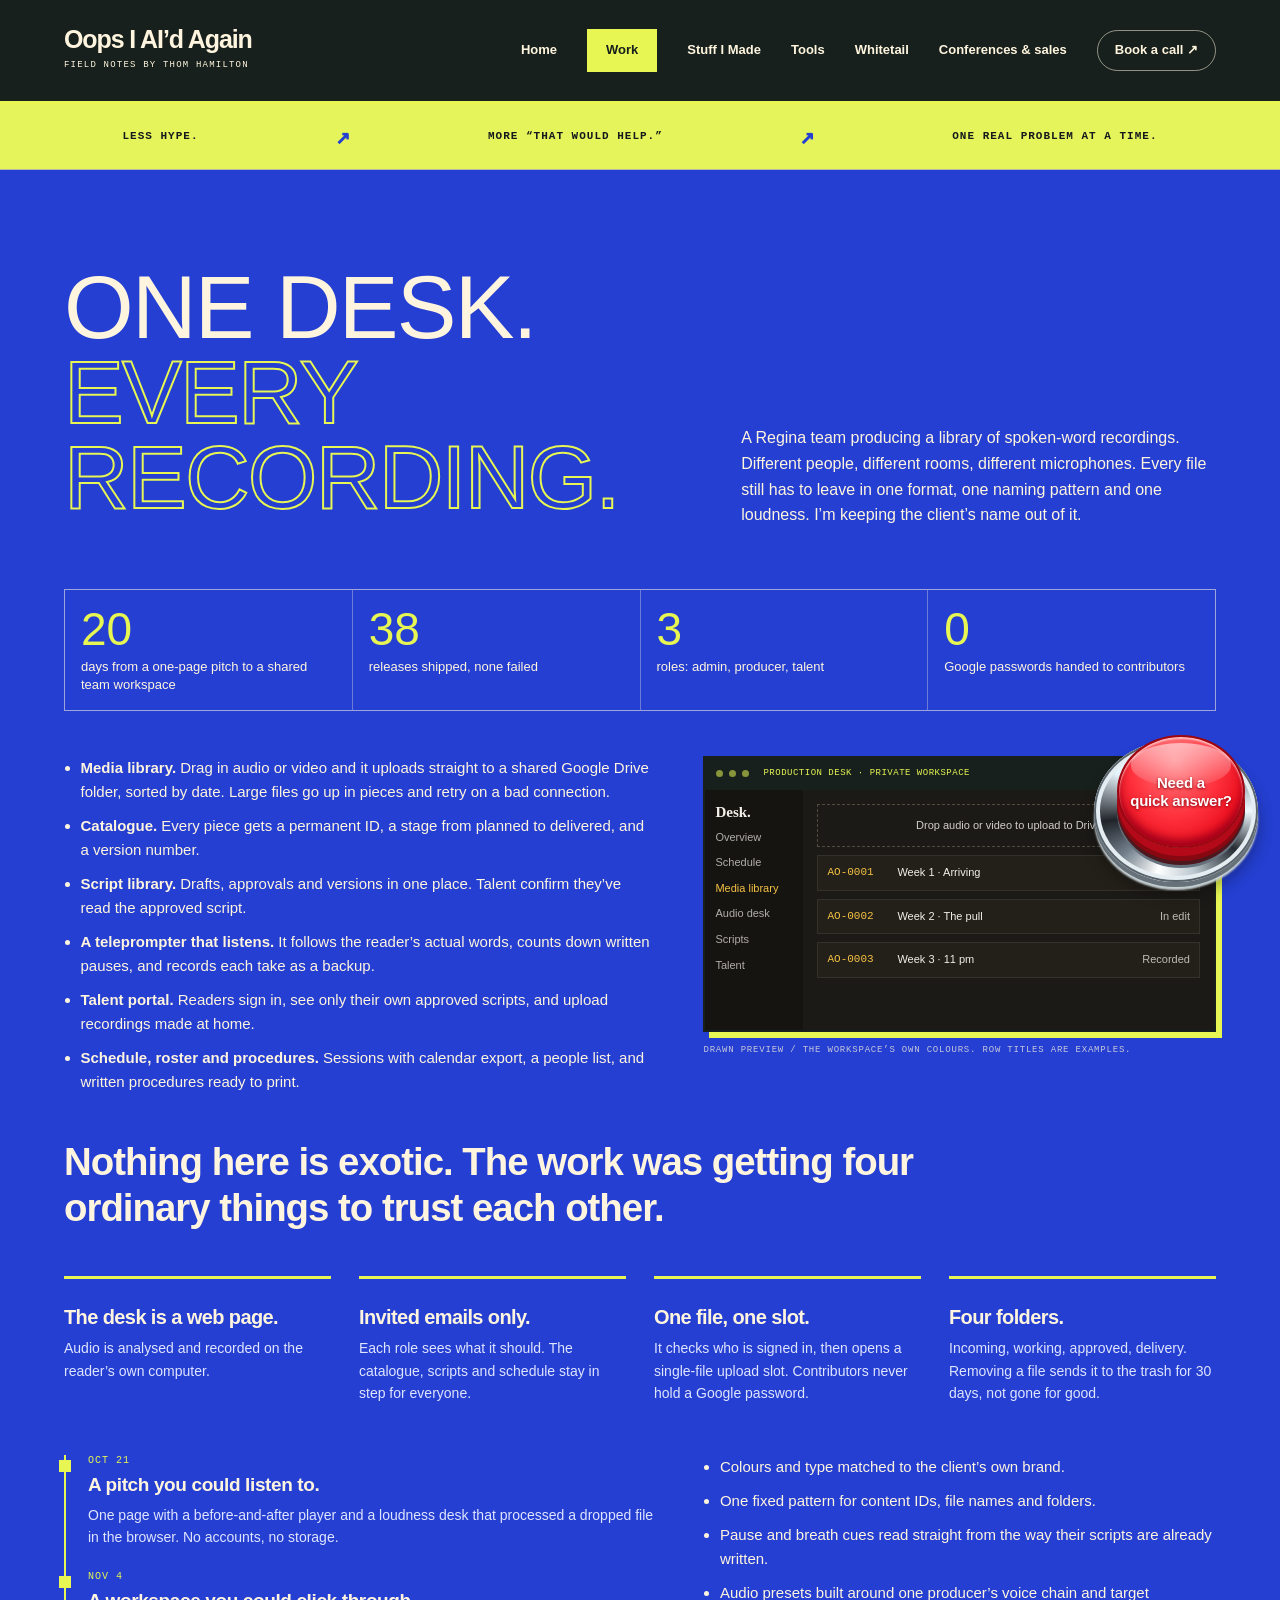
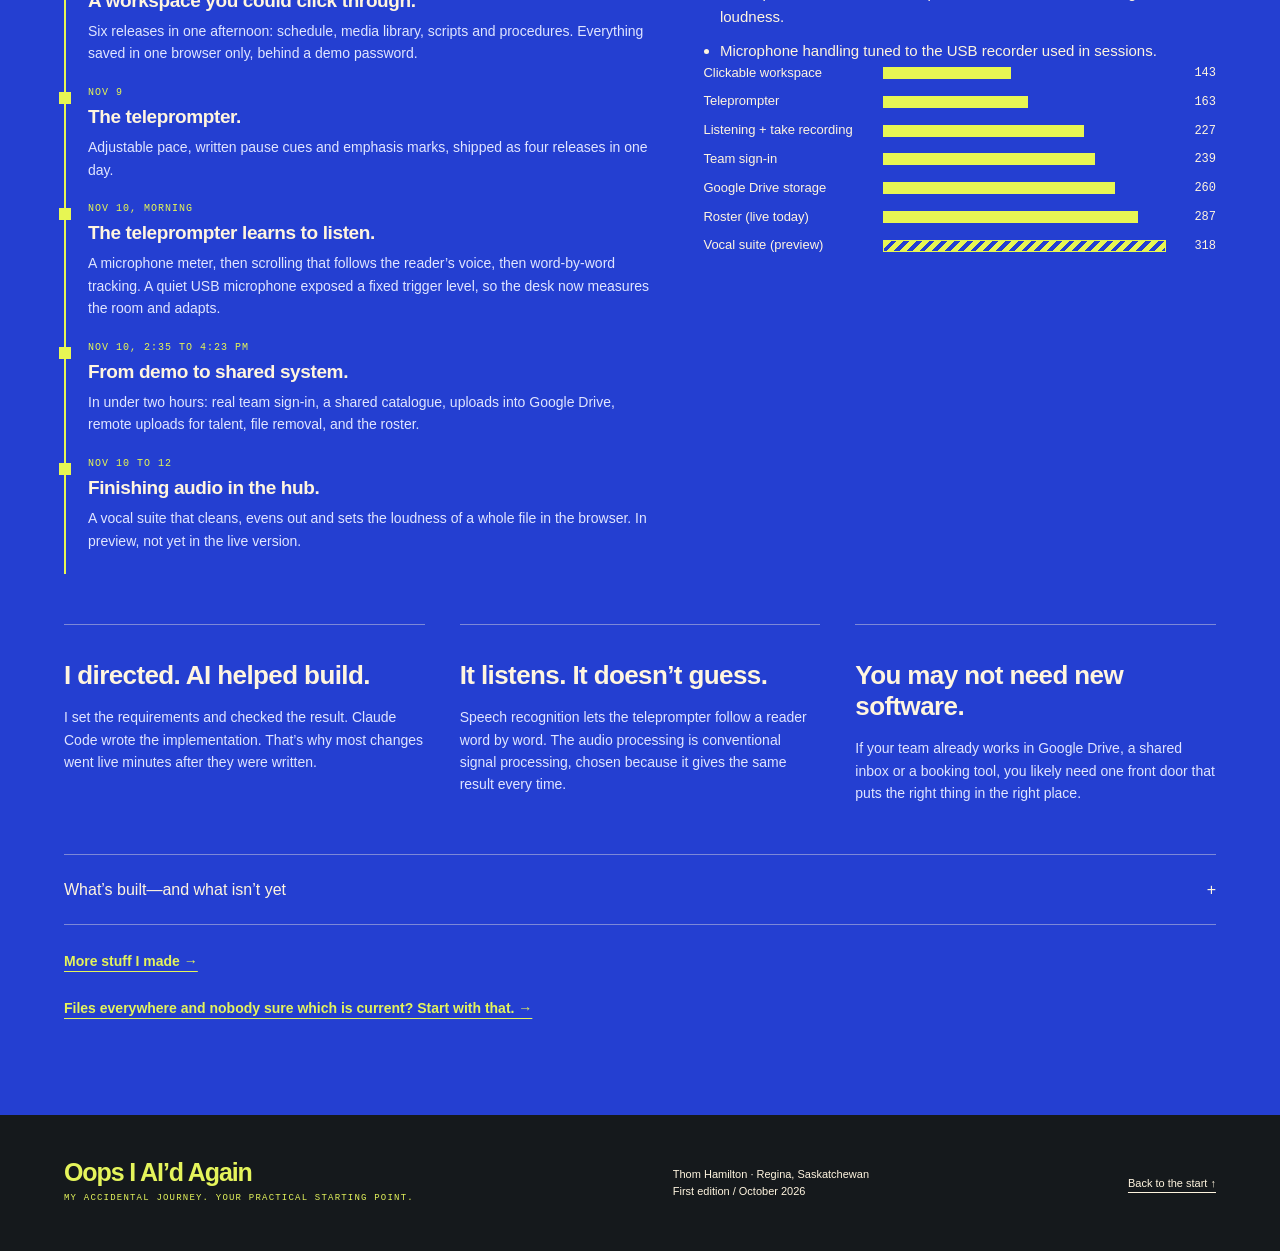
<file: media-hub.html>
<!DOCTYPE html>

<html lang="en"><head><meta charset="utf-8"/><meta content="width=device-width,initial-scale=1" name="viewport"/><title>One desk, every recording: a media hub case study — Oops I AI’d Again</title><meta content="How a one-page pitch became a shared production desk for a spoken-word audio team in 20 days." name="description"/><meta content="https://www.oopsiaidagain.com/media-hub.html" property="og:url"/>
<meta content="website" property="og:type"/>
<meta content="Oops I AI’d Again" property="og:site_name"/>
<meta content="One desk, every recording: a media hub case study — Oops I AI’d Again" property="og:title"/>
<meta content="How a one-page pitch became a shared production desk for a spoken-word audio team in 20 days." property="og:description"/>
<meta content="https://www.oopsiaidagain.com/assets/og.png" property="og:image"/>
<meta content="1200" property="og:image:width"/>
<meta content="630" property="og:image:height"/>
<meta content="Oops I AI’d Again: AI is a lot. Let’s start with your problem. As seen in The Globe and Mail, 980 CJME, SaskToday and 620 CKRM." property="og:image:alt"/>
<meta content="summary_large_image" name="twitter:card"/>
<meta content="https://www.oopsiaidagain.com/assets/og.png" name="twitter:image"/>
<link href="style.css" rel="stylesheet"/></head><body>
<a class="skip" href="#main">Skip to content</a><header><a class="brand" href="/">Oops I AI’d Again<span>FIELD NOTES BY THOM HAMILTON</span></a><nav aria-label="Main"><a href="/">Home</a><a class="nav-work" href="work.html">Work</a><a href="stuff.html">Stuff I Made</a><a href="/#website-check">Tools</a><a href="whitetail.html">Whitetail</a><a href="conference.html">Conferences &amp; sales</a><a class="nav-cta" href="https://calendar.app.google/zX1U5LTyb2GVK5Aa7" rel="noopener" target="_blank">Book a call ↗</a></nav></header>
<main id="main" class="stuff-page">
<div aria-hidden="true" class="colour-strip"><span>LESS HYPE.</span><b>↗</b><span>MORE “THAT WOULD HELP.”</span><b>↗</b><span>ONE REAL PROBLEM AT A TIME.</span></div>
<section class="section stuff-feature hub-report" id="media-hub"><div class="stuff-top"><div><p class="eyebrow">CASE STUDY / A MEDIA HUB</p><h2>ONE DESK.<br/><span class="outline">EVERY RECORDING.</span></h2></div><p>A Regina team producing a library of spoken-word recordings. Different people, different rooms, different microphones. Every file still has to leave in one format, one naming pattern and one loudness. I’m keeping the client’s name out of it.</p></div>
<div class="hub-stats hub-stats-wide"><div><b>20</b><span>days from a one-page pitch to a shared team workspace</span></div><div><b>38</b><span>releases shipped, none failed</span></div><div><b>3</b><span>roles: admin, producer, talent</span></div><div><b>0</b><span>Google passwords handed to contributors</span></div></div>
<div class="hub-two"><div><p class="eyebrow">WHAT I BUILT</p><ul class="hub-list"><li><strong>Media library.</strong> Drag in audio or video and it uploads straight to a shared Google Drive folder, sorted by date. Large files go up in pieces and retry on a bad connection.</li><li><strong>Catalogue.</strong> Every piece gets a permanent ID, a stage from planned to delivered, and a version number.</li><li><strong>Script library.</strong> Drafts, approvals and versions in one place. Talent confirm they’ve read the approved script.</li><li><strong>A teleprompter that listens.</strong> It follows the reader’s actual words, counts down written pauses, and records each take as a backup.</li><li><strong>Talent portal.</strong> Readers sign in, see only their own approved scripts, and upload recordings made at home.</li><li><strong>Schedule, roster and procedures.</strong> Sessions with calendar export, a people list, and written procedures ready to print.</li></ul></div><figure class="stuff-shot hub-desk"><div class="stuff-frame"><div class="stuff-bar"><i></i><i></i><i></i><span>production desk · private workspace</span></div><div class="hub-ui"><aside><strong>Desk.</strong><span>Overview</span><span>Schedule</span><span class="on">Media library</span><span>Audio desk</span><span>Scripts</span><span>Talent</span></aside><div><p class="hub-drop">Drop audio or video to upload to Drive</p><p class="hub-row"><code>AO-0001</code><span>Week 1 · Arriving</span><em>Delivered</em></p><p class="hub-row"><code>AO-0002</code><span>Week 2 · The pull</span><em>In edit</em></p><p class="hub-row"><code>AO-0003</code><span>Week 3 · 11 pm</span><em>Recorded</em></p></div></div></div><figcaption>DRAWN PREVIEW / THE WORKSPACE’S OWN COLOURS. ROW TITLES ARE EXAMPLES.</figcaption></figure></div>
<p class="case-point">Nothing here is exotic. The work was getting four ordinary things to trust each other.</p>
<div class="hub-flow"><article><span>01 / THE BROWSER</span><h3>The desk is a web page.</h3><p>Audio is analysed and recorded on the reader’s own computer.</p></article><article><span>02 / SIGN-IN + SHARED RECORDS</span><h3>Invited emails only.</h3><p>Each role sees what it should. The catalogue, scripts and schedule stay in step for everyone.</p></article><article><span>03 / A SMALL BRIDGE SCRIPT</span><h3>One file, one slot.</h3><p>It checks who is signed in, then opens a single-file upload slot. Contributors never hold a Google password.</p></article><article><span>04 / GOOGLE DRIVE</span><h3>Four folders.</h3><p>Incoming, working, approved, delivery. Removing a file sends it to the trash for 30 days, not gone for good.</p></article></div>
<div class="hub-two hub-history"><div><p class="eyebrow">HOW IT DEVELOPED</p><ol class="hub-timeline"><li><time datetime="2026-10-21">OCT 21</time><strong>A pitch you could listen to.</strong><span>One page with a before-and-after player and a loudness desk that processed a dropped file in the browser. No accounts, no storage.</span></li><li><time datetime="2026-11-04">NOV 4</time><strong>A workspace you could click through.</strong><span>Six releases in one afternoon: schedule, media library, scripts and procedures. Everything saved in one browser only, behind a demo password.</span></li><li><time datetime="2026-11-09">NOV 9</time><strong>The teleprompter.</strong><span>Adjustable pace, written pause cues and emphasis marks, shipped as four releases in one day.</span></li><li><time datetime="2026-11-10">NOV 10, MORNING</time><strong>The teleprompter learns to listen.</strong><span>A microphone meter, then scrolling that follows the reader’s voice, then word-by-word tracking. A quiet USB microphone exposed a fixed trigger level, so the desk now measures the room and adapts.</span></li><li><time datetime="2026-11-10">NOV 10, 2:35 TO 4:23 PM</time><strong>From demo to shared system.</strong><span>In under two hours: real team sign-in, a shared catalogue, uploads into Google Drive, remote uploads for talent, file removal, and the roster.</span></li><li><time datetime="2026-11-12">NOV 10 TO 12</time><strong>Finishing audio in the hub.</strong><span>A vocal suite that cleans, evens out and sets the loudness of a whole file in the browser. In preview, not yet in the live version.</span></li></ol></div>
<div><p class="eyebrow">WHAT I CUSTOMIZED</p><ul class="hub-list"><li>Colours and type matched to the client’s own brand.</li><li>One fixed pattern for content IDs, file names and folders.</li><li>Pause and breath cues read straight from the way their scripts are already written.</li><li>Audio presets built around one producer’s voice chain and target loudness.</li><li>Microphone handling tuned to the USB recorder used in sessions.</li></ul>
<p class="eyebrow hub-gap">THE CODE AT EACH STAGE / KILOBYTES</p><div class="hub-bars"><p><span>Clickable workspace</span><i style="width:45%"></i><em>143</em></p><p><span>Teleprompter</span><i style="width:51%"></i><em>163</em></p><p><span>Listening + take recording</span><i style="width:71%"></i><em>227</em></p><p><span>Team sign-in</span><i style="width:75%"></i><em>239</em></p><p><span>Google Drive storage</span><i style="width:82%"></i><em>260</em></p><p><span>Roster (live today)</span><i style="width:90%"></i><em>287</em></p><p><span>Vocal suite (preview)</span><i class="pre" style="width:100%"></i><em>318</em></p></div></div></div>
<div class="case-benefits"><article><span>01 / MY ROLE</span><h3>I directed. AI helped build.</h3><p>I set the requirements and checked the result. Claude Code wrote the implementation. That’s why most changes went live minutes after they were written.</p></article><article><span>02 / AI INSIDE</span><h3>It listens. It doesn’t guess.</h3><p>Speech recognition lets the teleprompter follow a reader word by word. The audio processing is conventional signal processing, chosen because it gives the same result every time.</p></article><article><span>03 / FOR YOUR BUSINESS</span><h3>You may not need new software.</h3><p>If your team already works in Google Drive, a shared inbox or a booking tool, you likely need one front door that puts the right thing in the right place.</p></article></div>
<details class="case-details"><summary>What’s built—and what isn’t yet <span>+</span></summary><div class="case-footnotes"><p><strong>Not connected yet:</strong> the automatic mastering service and transcript search are planned. The desk says so on its own Connections page.</p><p><strong>In preview:</strong> the vocal suite is on a preview version, not the live one.</p><p><strong>Not built:</strong> there is no in-library player or client share link. Files open in Google Drive.</p><p><strong>The build record:</strong> 38 deployments from October 21 to November 12, 2026, and 23 commits from November 9 to 12. That is a development window, not a measurement of full-time work.</p><p><strong>Access:</strong> the workspace is private to the team, so there is no public link to it here.</p></div></details>
<a class="case-to-talk" href="stuff.html#live">More stuff I made →</a><a class="case-to-talk" href="/#talk">Files everywhere and nobody sure which is current? Start with that. →</a></section>
</main><footer><a class="brand" href="/">Oops I AI’d Again<span>MY ACCIDENTAL JOURNEY. YOUR PRACTICAL STARTING POINT.</span></a><p>Thom Hamilton · Regina, Saskatchewan<br/>First edition / October 2026</p><a href="#main">Back to the start ↑</a></footer><button aria-controls="thom-bot" aria-expanded="false" class="bot-launch" id="thom-bot-toggle"><span class="bot-button-face"><span>Need a<br/>quick answer?</span></span></button><aside aria-labelledby="bot-title" aria-modal="false" class="thom-bot" hidden="" id="thom-bot" role="dialog"><div class="bot-head"><div><span>OOPS / A LITTLE HELP</span><h2 id="bot-title">Ask about Thom.</h2></div><button aria-label="Close chat" id="bot-close" type="button">×</button></div><p class="bot-intro">I’m the site’s AI helper, not Thom. I can explain his work and help you find a place to start.</p><div aria-label="Conversation" aria-live="polite" class="bot-messages" id="bot-messages" role="log" tabindex="0"><div class="bot-message assistant"><p>What are you curious about? The things Thom builds, how he approaches a problem, or whether a chat might help?</p></div></div><div class="bot-suggestions" id="bot-suggestions"><button type="button">What does Thom actually do?</button><button type="button">What did he build for Whitetail?</button><button type="button">How much does it cost to work with him?</button></div><form id="bot-form"><label class="bot-label" for="bot-question">Your question</label><div class="bot-input"><textarea aria-describedby="bot-privacy" id="bot-question" maxlength="1200" placeholder="Ask me something…" required="" rows="2"></textarea><button id="bot-send" type="submit">Ask ↗</button></div></form><p id="bot-status" role="status"></p><p id="bot-privacy">Messages go to the AI service. Leave out private or customer information. This chat doesn’t email Thom.</p><div class="bot-foot"><a href="https://calendar.app.google/zX1U5LTyb2GVK5Aa7" rel="noopener" target="_blank">Talk to the actual Thom ↗</a><button id="bot-clear" type="button">Clear chat</button></div></aside><script src="app.js"></script><script src="motion.js"></script><script src="bot.js"></script></body></html>
</file>
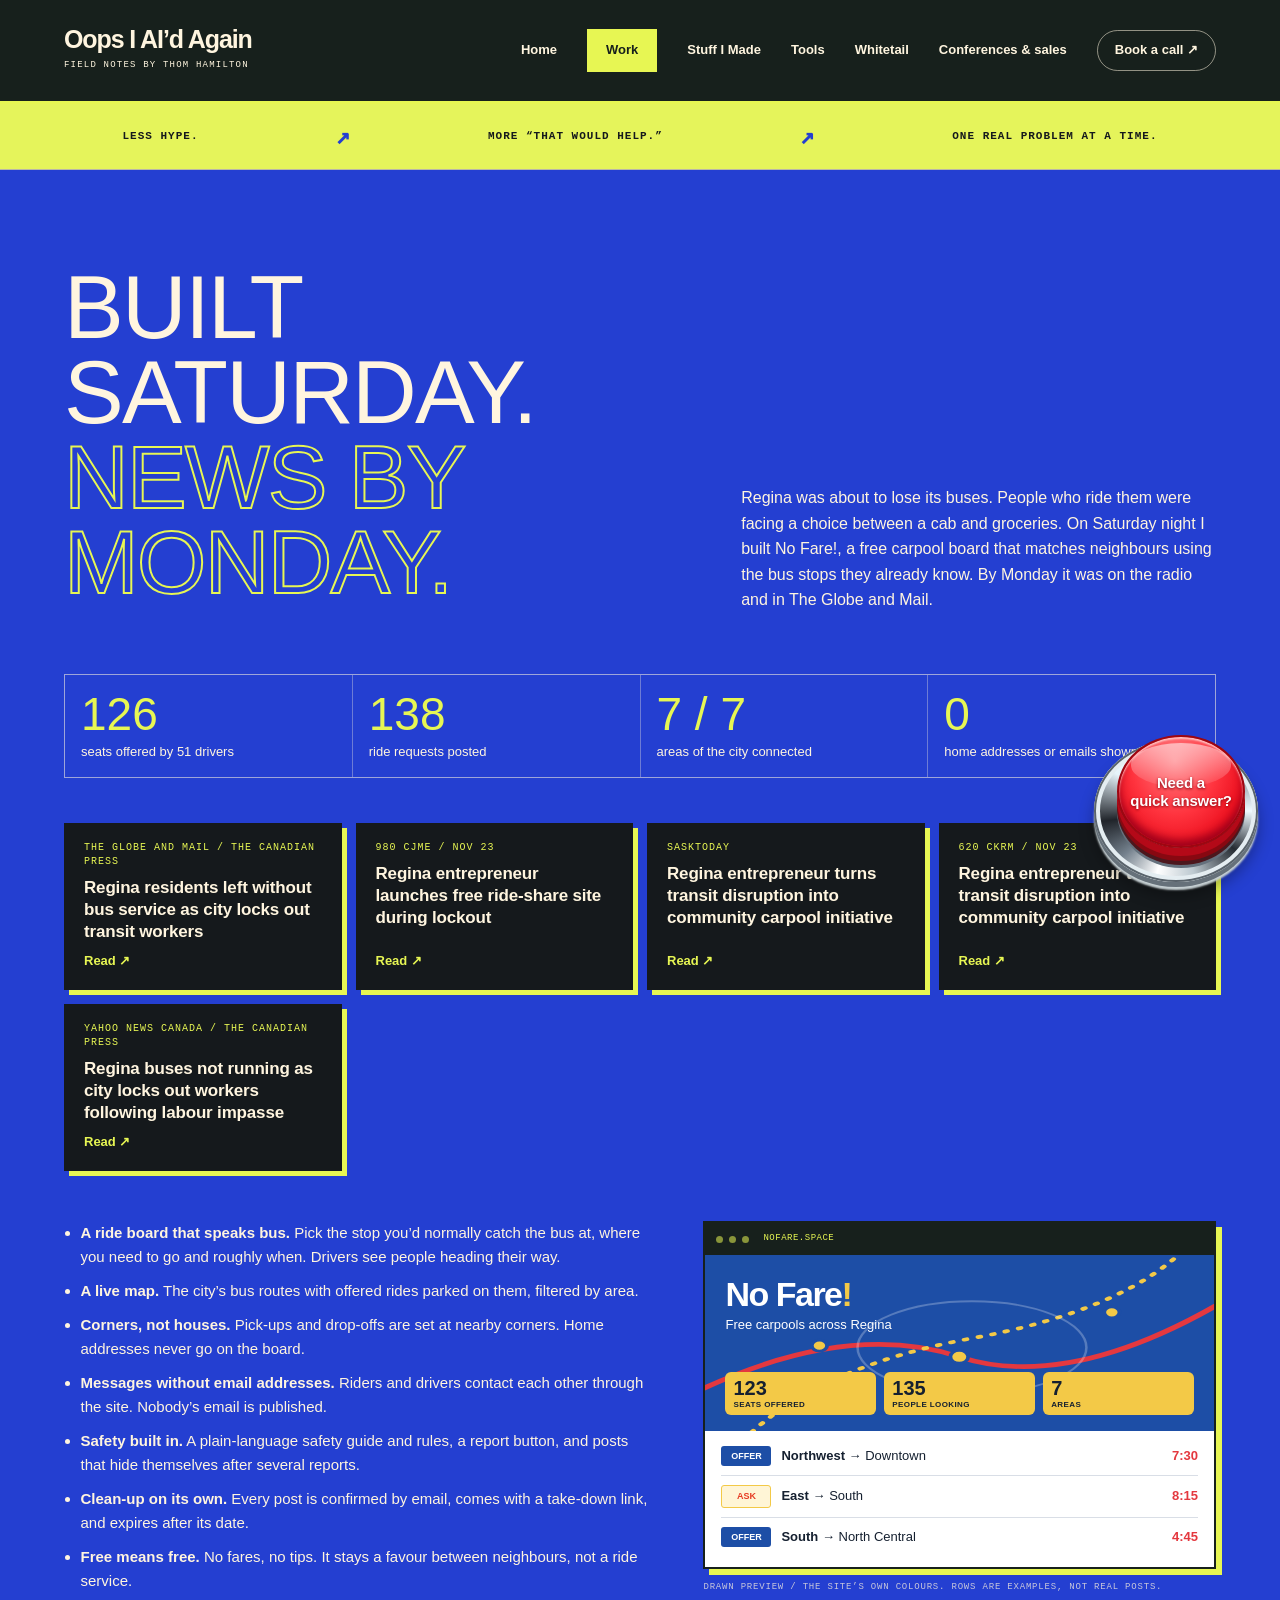
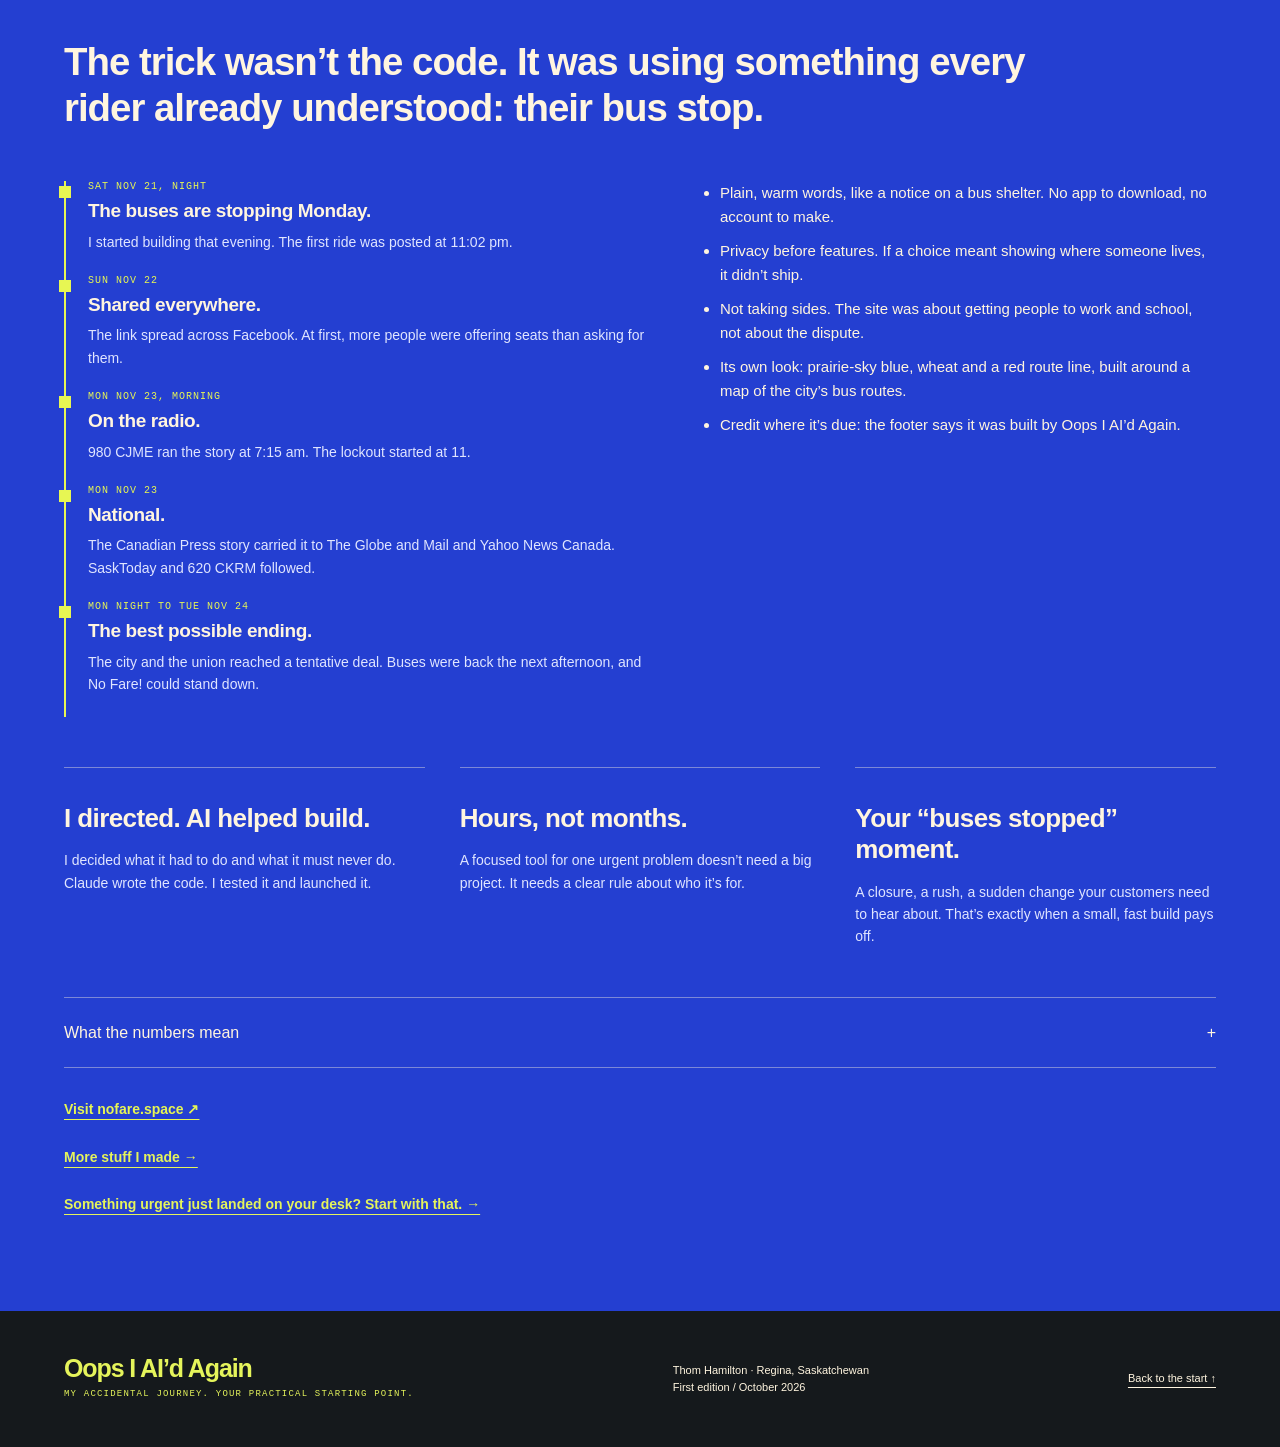
<file: no-fare.html>
<!DOCTYPE html>

<html lang="en"><head><meta charset="utf-8"/><meta content="width=device-width,initial-scale=1" name="viewport"/><title>No Fare!: built Saturday, in the news by Monday — Oops I AI’d Again</title><meta content="When Regina’s buses stopped, Thom Hamilton built No Fare!, a free carpool site, overnight. 126 seats offered, 138 ride requests, and coverage in The Globe and Mail." name="description"/><link href="https://www.oopsiaidagain.com/no-fare.html" rel="canonical"/>
<meta content="https://www.oopsiaidagain.com/no-fare.html" property="og:url"/>
<meta content="website" property="og:type"/>
<meta content="Oops I AI’d Again" property="og:site_name"/>
<meta content="No Fare!: built Saturday, in the news by Monday — Oops I AI’d Again" property="og:title"/>
<meta content="When Regina’s buses stopped, Thom Hamilton built No Fare!, a free carpool site, overnight. 126 seats offered, 138 ride requests, and coverage in The Globe and Mail." property="og:description"/>
<meta content="https://www.oopsiaidagain.com/assets/og.png" property="og:image"/>
<meta content="1200" property="og:image:width"/>
<meta content="630" property="og:image:height"/>
<meta content="Oops I AI’d Again: AI is a lot. Let’s start with your problem. As seen in The Globe and Mail, 980 CJME, SaskToday and 620 CKRM." property="og:image:alt"/>
<meta content="summary_large_image" name="twitter:card"/>
<meta content="https://www.oopsiaidagain.com/assets/og.png" name="twitter:image"/>
<link href="style.css" rel="stylesheet"/></head><body>
<a class="skip" href="#main">Skip to content</a><header><a class="brand" href="/">Oops I AI’d Again<span>FIELD NOTES BY THOM HAMILTON</span></a><nav aria-label="Main"><a href="/">Home</a><a class="nav-work" href="work.html">Work</a><a href="stuff.html">Stuff I Made</a><a href="/#website-check">Tools</a><a href="whitetail.html">Whitetail</a><a href="conference.html">Conferences &amp; sales</a><a class="nav-cta" href="https://calendar.app.google/zX1U5LTyb2GVK5Aa7" rel="noopener" target="_blank">Book a call ↗</a></nav></header>
<main id="main" class="stuff-page">
<div aria-hidden="true" class="colour-strip"><span>LESS HYPE.</span><b>↗</b><span>MORE “THAT WOULD HELP.”</span><b>↗</b><span>ONE REAL PROBLEM AT A TIME.</span></div>
<section class="section stuff-feature hub-report nf-report" id="no-fare">
<div class="stuff-top">
<div>
<p class="eyebrow">CASE STUDY / NO FARE! / IN THE NEWS</p>
<h2>BUILT SATURDAY.<br/><span class="outline">NEWS BY MONDAY.</span></h2>
</div>
<p>Regina was about to lose its buses. People who ride them were facing a choice between a cab and groceries. On Saturday night I built No Fare!, a free carpool board that matches neighbours using the bus stops they already know. By Monday it was on the radio and in The Globe and Mail.</p>
</div>
<div class="hub-stats hub-stats-wide">
<div><b>126</b><span>seats offered by 51 drivers</span></div>
<div><b>138</b><span>ride requests posted</span></div>
<div><b>7 / 7</b><span>areas of the city connected</span></div>
<div><b>0</b><span>home addresses or emails shown publicly</span></div>
</div>
<div class="nf-press" id="press">
<p class="eyebrow">AS COVERED BY</p>
<ul class="press-list">
<li><a href="https://www.theglobeandmail.com/canada/article-regina-transit-strike-buses-union/" rel="noopener" target="_blank"><span>THE GLOBE AND MAIL / THE CANADIAN PRESS</span><strong>Regina residents left without bus service as city locks out transit workers</strong><em>Read ↗</em></a></li>
<li><a href="https://www.cjme.com/2026/11/23/regina-entrepreneur-launches-free-ride-share-site-during-lockout/" rel="noopener" target="_blank"><span>980 CJME / NOV 23</span><strong>Regina entrepreneur launches free ride-share site during lockout</strong><em>Read ↗</em></a></li>
<li><a href="https://www.sasktoday.ca/regina-today/regina-news/regina-entrepreneur-turns-transit-disruption-into-community-carpool-initiative-13051643" rel="noopener" target="_blank"><span>SASKTODAY</span><strong>Regina entrepreneur turns transit disruption into community carpool initiative</strong><em>Read ↗</em></a></li>
<li><a href="https://www.620ckrm.com/2026/11/23/regina-entrepreneur-turns-transit-disruption-into-community-carpool-initiative/" rel="noopener" target="_blank"><span>620 CKRM / NOV 23</span><strong>Regina entrepreneur turns transit disruption into community carpool initiative</strong><em>Read ↗</em></a></li>
<li><a href="https://ca.finance.yahoo.com/news/regina-buses-not-running-city-161718732.html" rel="noopener" target="_blank"><span>YAHOO NEWS CANADA / THE CANADIAN PRESS</span><strong>Regina buses not running as city locks out workers following labour impasse</strong><em>Read ↗</em></a></li>
</ul>
</div>
<div class="hub-two">
<div>
<p class="eyebrow">WHAT I BUILT</p>
<ul class="hub-list">
<li><strong>A ride board that speaks bus.</strong> Pick the stop you’d normally catch the bus at, where you need to go and roughly when. Drivers see people heading their way.</li>
<li><strong>A live map.</strong> The city’s bus routes with offered rides parked on them, filtered by area.</li>
<li><strong>Corners, not houses.</strong> Pick-ups and drop-offs are set at nearby corners. Home addresses never go on the board.</li>
<li><strong>Messages without email addresses.</strong> Riders and drivers contact each other through the site. Nobody’s email is published.</li>
<li><strong>Safety built in.</strong> A plain-language safety guide and rules, a report button, and posts that hide themselves after several reports.</li>
<li><strong>Clean-up on its own.</strong> Every post is confirmed by email, comes with a take-down link, and expires after its date.</li>
<li><strong>Free means free.</strong> No fares, no tips. It stays a favour between neighbours, not a ride service.</li>
</ul>
</div>
<figure class="stuff-shot nf-shot">
<div class="stuff-frame">
<div class="stuff-bar"><i></i><i></i><i></i><span>nofare.space</span></div>
<div class="nf-ui">
<div class="nf-ui-hero">
<svg aria-hidden="true" preserveAspectRatio="none" viewBox="0 0 400 190"><g fill="none" stroke-linecap="round"><path d="M-10 150 Q110 70 200 110 T420 40" stroke="#e4383f" stroke-width="5"/><path d="M30 200 Q90 120 210 90 T380 -10" stroke="#f3c947" stroke-dasharray="2 9" stroke-width="4"/><ellipse cx="210" cy="100" rx="90" ry="50" stroke="#fff" stroke-opacity=".25" stroke-width="2"/></g><g fill="#f3c947" stroke="#1d4ea6" stroke-width="3"><circle cx="200" cy="110" r="7"/><circle cx="90" cy="98" r="6"/><circle cx="320" cy="62" r="6"/></g></svg>
<strong>No Fare<span>!</span></strong>
<small>Free carpools across Regina</small>
<div class="nf-ui-count"><p>126<span>SEATS OFFERED</span></p><p>138<span>PEOPLE LOOKING</span></p><p>7<span>AREAS</span></p></div>
</div>
<div class="nf-ui-board">
<p><em class="o">OFFER</em><span><b>Northwest</b> → Downtown</span><time>7:30</time></p>
<p><em class="r">ASK</em><span><b>East</b> → South</span><time>8:15</time></p>
<p><em class="o">OFFER</em><span><b>South</b> → North Central</span><time>4:45</time></p>
</div>
</div>
</div>
<figcaption>DRAWN PREVIEW / THE SITE’S OWN COLOURS. ROWS ARE EXAMPLES, NOT REAL POSTS.</figcaption>
</figure>
</div>
<p class="case-point">The trick wasn’t the code. It was using something every rider already understood: their bus stop.</p>
<div class="hub-two hub-history">
<div>
<p class="eyebrow">HOW IT WENT</p>
<ol class="hub-timeline">
<li><time datetime="2026-11-21">SAT NOV 21, NIGHT</time><strong>The buses are stopping Monday.</strong><span>I started building that evening. The first ride was posted at 11:02 pm.</span></li>
<li><time datetime="2026-11-22">SUN NOV 22</time><strong>Shared everywhere.</strong><span>The link spread across Facebook. At first, more people were offering seats than asking for them.</span></li>
<li><time datetime="2026-11-23">MON NOV 23, MORNING</time><strong>On the radio.</strong><span>980 CJME ran the story at 7:15 am. The lockout started at 11.</span></li>
<li><time datetime="2026-11-23">MON NOV 23</time><strong>National.</strong><span>The Canadian Press story carried it to The Globe and Mail and Yahoo News Canada. SaskToday and 620 CKRM followed.</span></li>
<li><time datetime="2026-11-24">MON NIGHT TO TUE NOV 24</time><strong>The best possible ending.</strong><span>The city and the union reached a tentative deal. Buses were back the next afternoon, and No Fare! could stand down.</span></li>
</ol>
</div>
<div>
<p class="eyebrow">WHAT I CARED ABOUT</p>
<ul class="hub-list">
<li>Plain, warm words, like a notice on a bus shelter. No app to download, no account to make.</li>
<li>Privacy before features. If a choice meant showing where someone lives, it didn’t ship.</li>
<li>Not taking sides. The site was about getting people to work and school, not about the dispute.</li>
<li>Its own look: prairie-sky blue, wheat and a red route line, built around a map of the city’s bus routes.</li>
<li>Credit where it’s due: the footer says it was built by Oops I AI’d Again.</li>
</ul>
</div>
</div>
<div class="case-benefits">
<article><span>01 / MY ROLE</span><h3>I directed. AI helped build.</h3><p>I decided what it had to do and what it must never do. Claude wrote the code. I tested it and launched it.</p></article>
<article><span>02 / SPEED</span><h3>Hours, not months.</h3><p>A focused tool for one urgent problem doesn’t need a big project. It needs a clear rule about who it’s for.</p></article>
<article><span>03 / FOR YOUR BUSINESS</span><h3>Your “buses stopped” moment.</h3><p>A closure, a rush, a sudden change your customers need to hear about. That’s exactly when a small, fast build pays off.</p></article>
</div>
<details class="case-details">
<summary>What the numbers mean <span>+</span></summary>
<div class="case-footnotes">
<p><strong>Where they come from:</strong> the site’s own database, checked November 26, 2026. They count confirmed posts that were still up. Unconfirmed and removed posts aren’t included.</p>
<p><strong>What they don’t say:</strong> No Fare! connects people. It doesn’t track whether a ride happened, so there’s no “rides completed” number here.</p>
<p><strong>The coverage:</strong> linked above. It’s reporting, not an endorsement.</p>
<p><strong>Under the hood:</strong> one web page, a few small server functions, a database I already had and email from an existing domain. No app store, no new subscriptions.</p>
</div>
</details>
<p class="stuff-links nf-links"><a href="https://www.nofare.space/" rel="noopener" target="_blank">Visit nofare.space ↗</a></p>
<a class="case-to-talk" href="stuff.html#live">More stuff I made →</a>
<a class="case-to-talk" href="/#talk">Something urgent just landed on your desk? Start with that. →</a>
</section>
</main><footer><a class="brand" href="/">Oops I AI’d Again<span>MY ACCIDENTAL JOURNEY. YOUR PRACTICAL STARTING POINT.</span></a><p>Thom Hamilton · Regina, Saskatchewan<br/>First edition / October 2026</p><a href="#main">Back to the start ↑</a></footer><button aria-controls="thom-bot" aria-expanded="false" class="bot-launch" id="thom-bot-toggle"><span class="bot-button-face"><span>Need a<br/>quick answer?</span></span></button><aside aria-labelledby="bot-title" aria-modal="false" class="thom-bot" hidden="" id="thom-bot" role="dialog"><div class="bot-head"><div><span>OOPS / A LITTLE HELP</span><h2 id="bot-title">Ask about Thom.</h2></div><button aria-label="Close chat" id="bot-close" type="button">×</button></div><p class="bot-intro">I’m the site’s AI helper, not Thom. I can explain his work and help you find a place to start.</p><div aria-label="Conversation" aria-live="polite" class="bot-messages" id="bot-messages" role="log" tabindex="0"><div class="bot-message assistant"><p>What are you curious about? The things Thom builds, how he approaches a problem, or whether a chat might help?</p></div></div><div class="bot-suggestions" id="bot-suggestions"><button type="button">What does Thom actually do?</button><button type="button">What did he build for Whitetail?</button><button type="button">How much does it cost to work with him?</button></div><form id="bot-form"><label class="bot-label" for="bot-question">Your question</label><div class="bot-input"><textarea aria-describedby="bot-privacy" id="bot-question" maxlength="1200" placeholder="Ask me something…" required="" rows="2"></textarea><button id="bot-send" type="submit">Ask ↗</button></div></form><p id="bot-status" role="status"></p><p id="bot-privacy">Messages go to the AI service. Leave out private or customer information. This chat doesn’t email Thom.</p><div class="bot-foot"><a href="https://calendar.app.google/zX1U5LTyb2GVK5Aa7" rel="noopener" target="_blank">Talk to the actual Thom ↗</a><button id="bot-clear" type="button">Clear chat</button></div></aside><script src="app.js"></script><script src="motion.js"></script><script src="bot.js"></script></body></html>
</file>
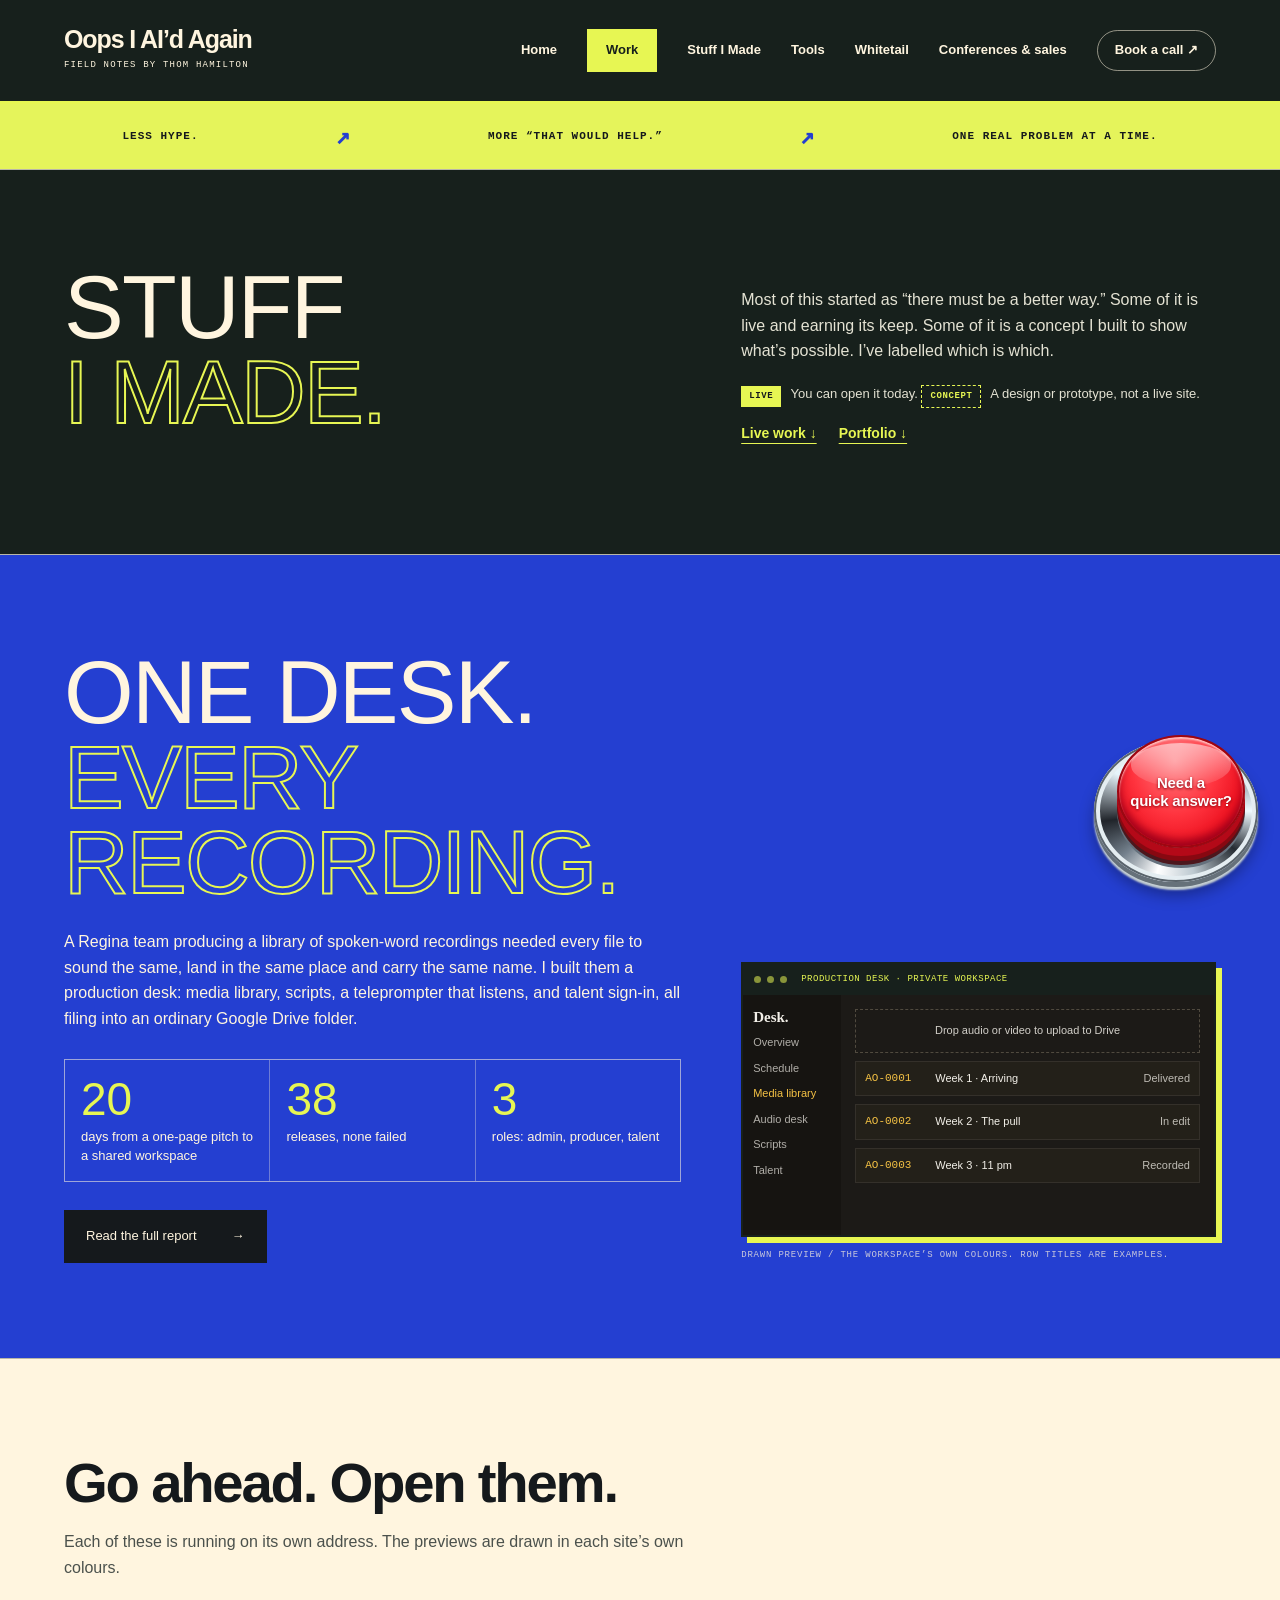
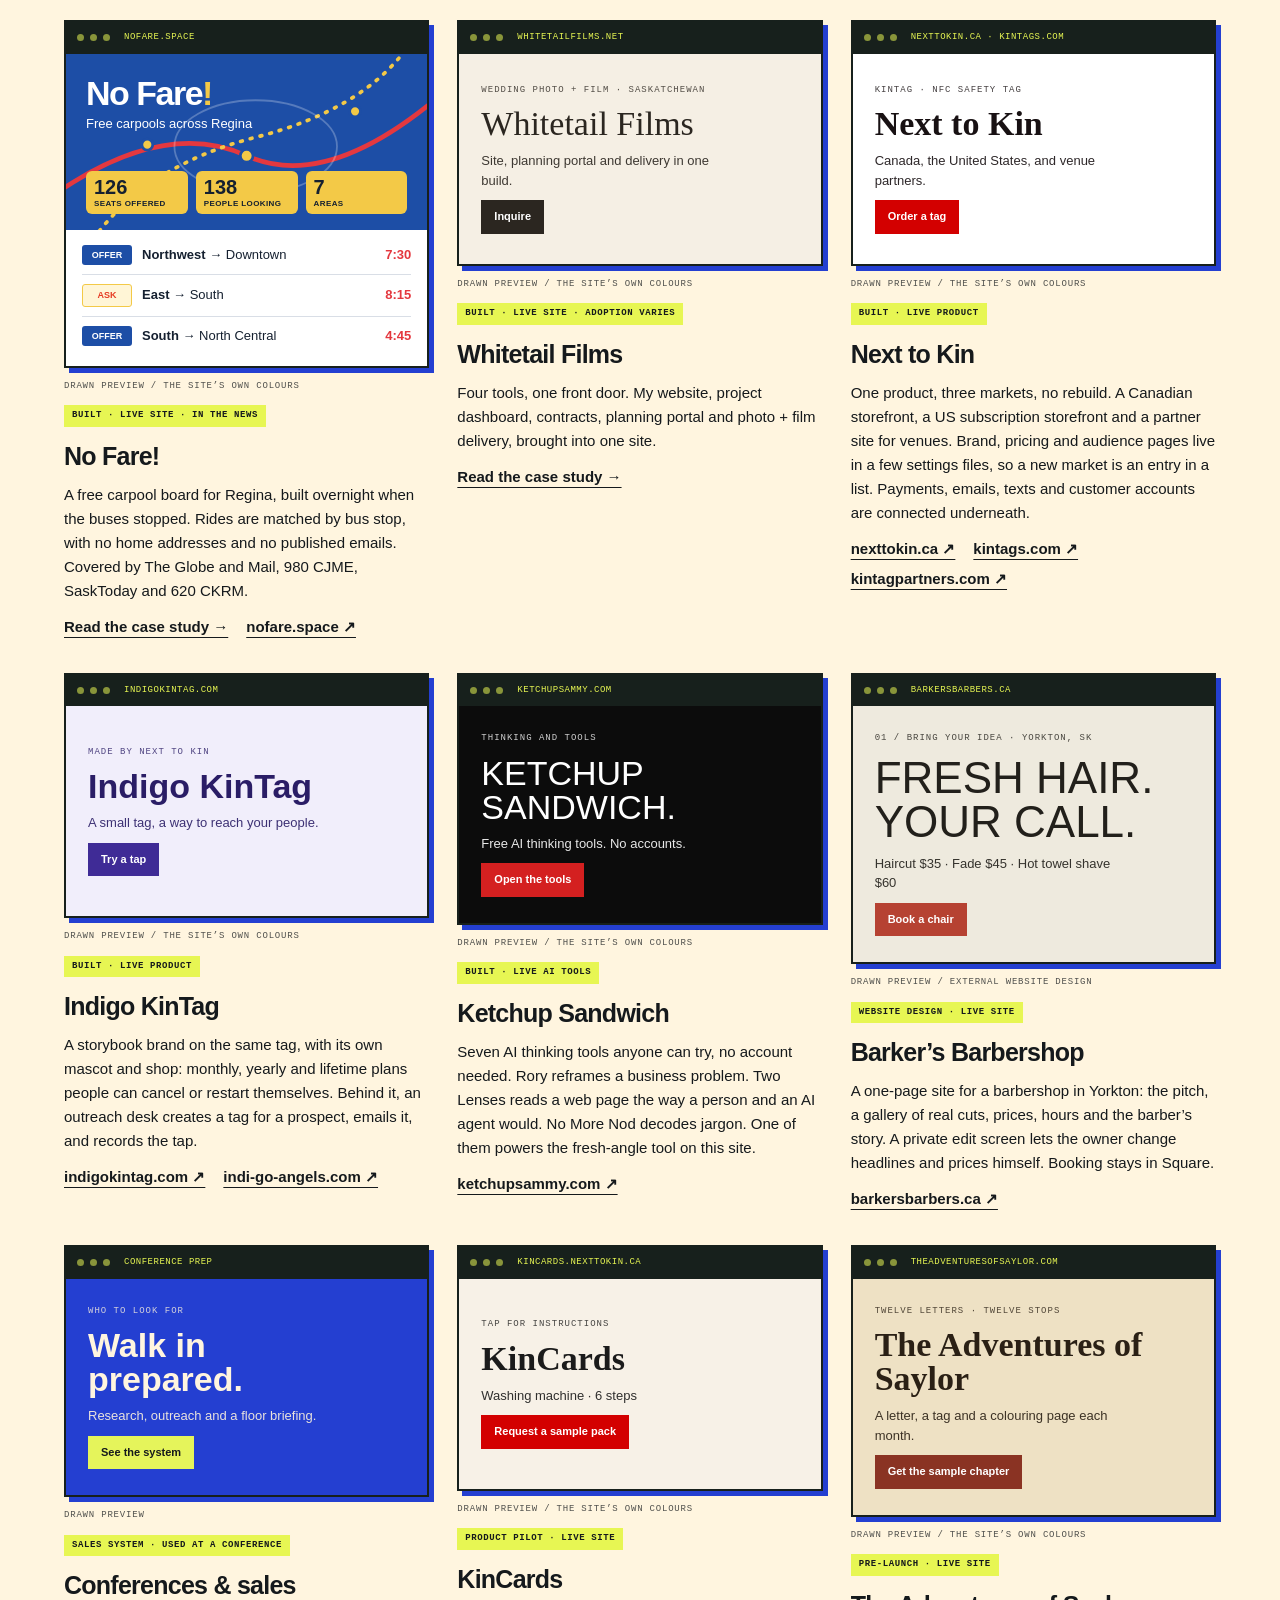
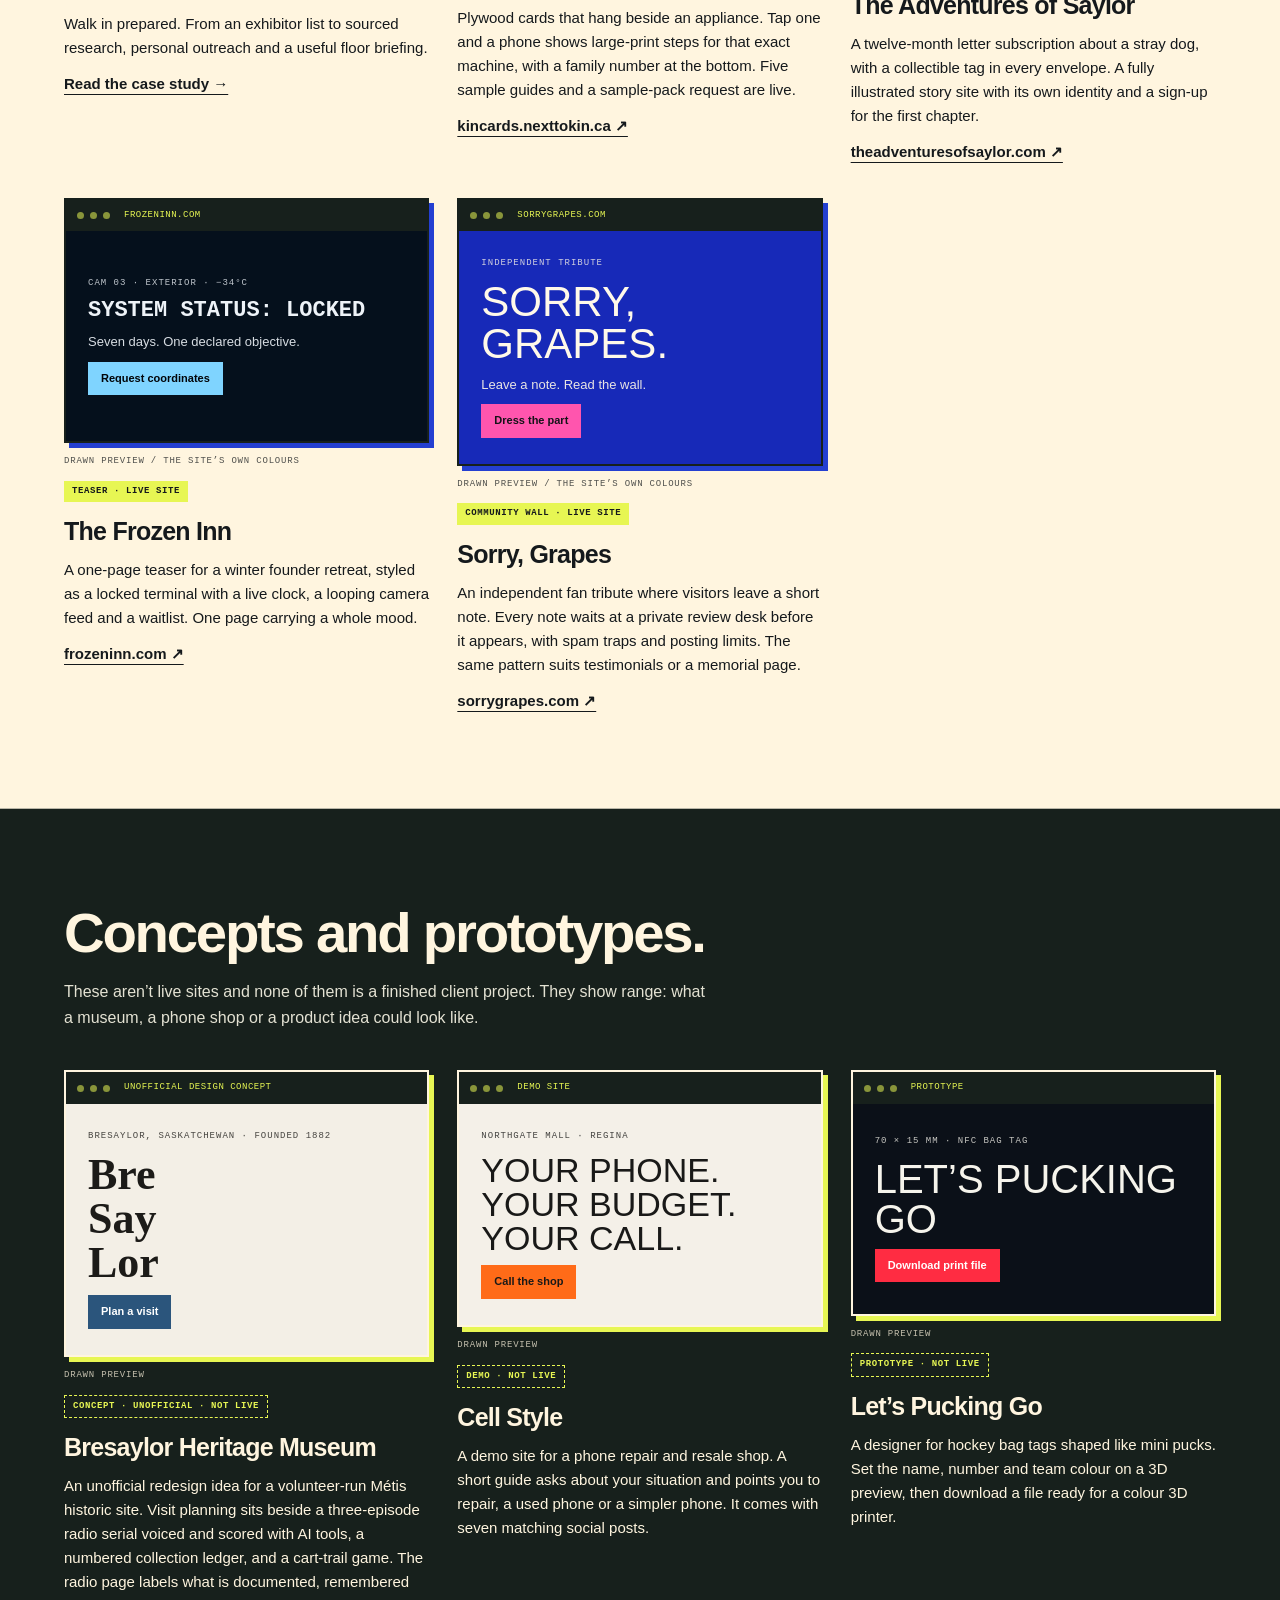
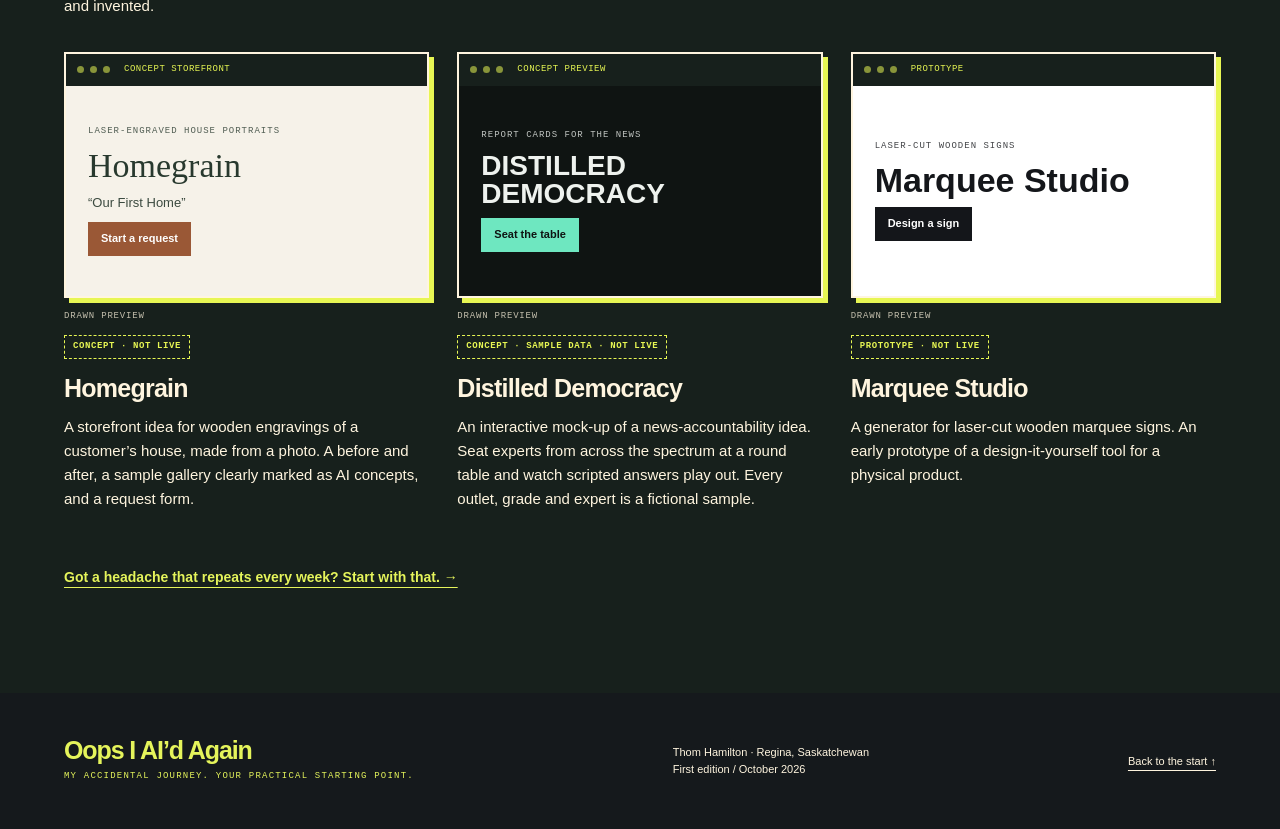
<file: stuff.html>
<!DOCTYPE html>

<html lang="en"><head><meta charset="utf-8"/><meta content="width=device-width,initial-scale=1" name="viewport"/><title>Stuff I Made: case studies and portfolio — Oops I AI’d Again</title><meta content="Case studies and portfolio from Thom Hamilton: live builds you can open, and concepts labelled as concepts." name="description"/><meta content="https://www.oopsiaidagain.com/stuff.html" property="og:url"/>
<meta content="website" property="og:type"/>
<meta content="Oops I AI’d Again" property="og:site_name"/>
<meta content="Stuff I Made: case studies and portfolio — Oops I AI’d Again" property="og:title"/>
<meta content="Case studies and portfolio from Thom Hamilton: live builds you can open, and concepts labelled as concepts." property="og:description"/>
<meta content="https://www.oopsiaidagain.com/assets/og.png" property="og:image"/>
<meta content="1200" property="og:image:width"/>
<meta content="630" property="og:image:height"/>
<meta content="Oops I AI’d Again: AI is a lot. Let’s start with your problem. As seen in The Globe and Mail, 980 CJME, SaskToday and 620 CKRM." property="og:image:alt"/>
<meta content="summary_large_image" name="twitter:card"/>
<meta content="https://www.oopsiaidagain.com/assets/og.png" name="twitter:image"/>
<link href="style.css" rel="stylesheet"/></head><body>
<a class="skip" href="#main">Skip to content</a><header><a class="brand" href="/">Oops I AI’d Again<span>FIELD NOTES BY THOM HAMILTON</span></a><nav aria-label="Main"><a href="/">Home</a><a class="nav-work" href="work.html">Work</a><a href="stuff.html">Stuff I Made</a><a href="/#website-check">Tools</a><a href="whitetail.html">Whitetail</a><a href="conference.html">Conferences &amp; sales</a><a class="nav-cta" href="https://calendar.app.google/zX1U5LTyb2GVK5Aa7" rel="noopener" target="_blank">Book a call ↗</a></nav></header>
<main id="main" class="stuff-page">
<div aria-hidden="true" class="colour-strip"><span>LESS HYPE.</span><b>↗</b><span>MORE “THAT WOULD HELP.”</span><b>↗</b><span>ONE REAL PROBLEM AT A TIME.</span></div>
<section class="section stuff-hero" id="stuff"><div class="stuff-top"><div><p class="eyebrow">CASE STUDIES + PORTFOLIO</p><h2>STUFF<br/><span class="outline">I MADE.</span></h2></div><div><p>Most of this started as “there must be a better way.” Some of it is live and earning its keep. Some of it is a concept I built to show what’s possible. I’ve labelled which is which.</p><p class="stuff-key"><span class="badge">LIVE</span> You can open it today. <span class="badge stuff-dashed">CONCEPT</span> A design or prototype, not a live site.</p><p class="stuff-jump"><a href="#live">Live work ↓</a><a href="#portfolio">Portfolio ↓</a></p></div></div></section>
<section class="section stuff-feature" id="media-hub"><div class="stuff-top"><div><p class="eyebrow">THE FULL REPORT / A MEDIA HUB</p><h2>ONE DESK.<br/><span class="outline">EVERY RECORDING.</span></h2><p>A Regina team producing a library of spoken-word recordings needed every file to sound the same, land in the same place and carry the same name. I built them a production desk: media library, scripts, a teleprompter that listens, and talent sign-in, all filing into an ordinary Google Drive folder.</p><div class="hub-stats"><div><b>20</b><span>days from a one-page pitch to a shared workspace</span></div><div><b>38</b><span>releases, none failed</span></div><div><b>3</b><span>roles: admin, producer, talent</span></div></div><a class="button" href="media-hub.html">Read the full report <span>→</span></a></div><figure class="stuff-shot hub-desk"><div class="stuff-frame"><div class="stuff-bar"><i></i><i></i><i></i><span>production desk · private workspace</span></div><div class="hub-ui"><aside><strong>Desk.</strong><span>Overview</span><span>Schedule</span><span class="on">Media library</span><span>Audio desk</span><span>Scripts</span><span>Talent</span></aside><div><p class="hub-drop">Drop audio or video to upload to Drive</p><p class="hub-row"><code>AO-0001</code><span>Week 1 · Arriving</span><em>Delivered</em></p><p class="hub-row"><code>AO-0002</code><span>Week 2 · The pull</span><em>In edit</em></p><p class="hub-row"><code>AO-0003</code><span>Week 3 · 11 pm</span><em>Recorded</em></p></div></div></div><figcaption>DRAWN PREVIEW / THE WORKSPACE’S OWN COLOURS. ROW TITLES ARE EXAMPLES.</figcaption></figure></div></section>
<section class="section stuff-live" id="live"><div class="section-intro"><p class="eyebrow">LIVE WORK</p><h2>Go ahead. Open them.</h2><p>Each of these is running on its own address. The previews are drawn in each site’s own colours.</p></div><div class="stuff-grid"><article class="stuff-card">
<figure class="stuff-shot">
<div class="stuff-frame">
<div class="stuff-bar"><i></i><i></i><i></i><span>nofare.space</span></div>
<div class="nf-ui">
<div class="nf-ui-hero">
<svg aria-hidden="true" preserveAspectRatio="none" viewBox="0 0 400 190"><g fill="none" stroke-linecap="round"><path d="M-10 150 Q110 70 200 110 T420 40" stroke="#e4383f" stroke-width="5"/><path d="M30 200 Q90 120 210 90 T380 -10" stroke="#f3c947" stroke-dasharray="2 9" stroke-width="4"/><ellipse cx="210" cy="100" rx="90" ry="50" stroke="#fff" stroke-opacity=".25" stroke-width="2"/></g><g fill="#f3c947" stroke="#1d4ea6" stroke-width="3"><circle cx="200" cy="110" r="7"/><circle cx="90" cy="98" r="6"/><circle cx="320" cy="62" r="6"/></g></svg>
<strong>No Fare<span>!</span></strong>
<small>Free carpools across Regina</small>
<div class="nf-ui-count"><p>126<span>SEATS OFFERED</span></p><p>138<span>PEOPLE LOOKING</span></p><p>7<span>AREAS</span></p></div>
</div>
<div class="nf-ui-board">
<p><em class="o">OFFER</em><span><b>Northwest</b> → Downtown</span><time>7:30</time></p>
<p><em class="r">ASK</em><span><b>East</b> → South</span><time>8:15</time></p>
<p><em class="o">OFFER</em><span><b>South</b> → North Central</span><time>4:45</time></p>
</div>
</div>
</div>
<figcaption>DRAWN PREVIEW / THE SITE’S OWN COLOURS</figcaption>
</figure>
<span class="badge">BUILT · LIVE SITE · IN THE NEWS</span>
<h3>No Fare!</h3>
<p>A free carpool board for Regina, built overnight when the buses stopped. Rides are matched by bus stop, with no home addresses and no published emails. Covered by The Globe and Mail, 980 CJME, SaskToday and 620 CKRM.</p>
<p class="stuff-links">
<a href="no-fare.html">Read the case study →</a>
<a href="https://www.nofare.space/" rel="noopener" target="_blank">nofare.space ↗</a>
</p>
</article>
<article class="stuff-card"><figure class="stuff-shot" style="--b:#f5efe4;--i:#2b2620;--a:#2b2620;--f:Georgia,serif;--w:400"><div class="stuff-frame"><div class="stuff-bar"><i></i><i></i><i></i><span>whitetailfilms.net</span></div><div class="stuff-view"><small>WEDDING PHOTO + FILM · SASKATCHEWAN</small><strong>Whitetail Films</strong><span class="stuff-sub">Site, planning portal and delivery in one build.</span><b>Inquire</b></div></div><figcaption>DRAWN PREVIEW / THE SITE’S OWN COLOURS</figcaption></figure><span class="badge">BUILT · LIVE SITE · ADOPTION VARIES</span><h3>Whitetail Films</h3><p>Four tools, one front door. My website, project dashboard, contracts, planning portal and photo + film delivery, brought into one site.</p><p class="stuff-links"><a href="whitetail.html">Read the case study →</a></p></article><article class="stuff-card"><figure class="stuff-shot" style="--b:#ffffff;--i:#181113;--a:#D30000;--f:Georgia,serif;--w:700"><div class="stuff-frame"><div class="stuff-bar"><i></i><i></i><i></i><span>nexttokin.ca · kintags.com</span></div><div class="stuff-view"><small>KINTAG · NFC SAFETY TAG</small><strong>Next to Kin</strong><span class="stuff-sub">Canada, the United States, and venue partners.</span><b>Order a tag</b></div></div><figcaption>DRAWN PREVIEW / THE SITE’S OWN COLOURS</figcaption></figure><span class="badge">BUILT · LIVE PRODUCT</span><h3>Next to Kin</h3><p>One product, three markets, no rebuild. A Canadian storefront, a US subscription storefront and a partner site for venues. Brand, pricing and audience pages live in a few settings files, so a new market is an entry in a list. Payments, emails, texts and customer accounts are connected underneath.</p><p class="stuff-links"><a href="https://nexttokin.ca" rel="noopener" target="_blank">nexttokin.ca ↗</a><a href="https://www.kintags.com" rel="noopener" target="_blank">kintags.com ↗</a><a href="https://www.kintagpartners.com" rel="noopener" target="_blank">kintagpartners.com ↗</a></p></article><article class="stuff-card"><figure class="stuff-shot" style="--b:#f1eefb;--i:#2a1d66;--a:#3F2B96;--f:Arial,sans-serif;--w:900"><div class="stuff-frame"><div class="stuff-bar"><i></i><i></i><i></i><span>indigokintag.com</span></div><div class="stuff-view"><small>MADE BY NEXT TO KIN</small><strong>Indigo KinTag</strong><span class="stuff-sub">A small tag, a way to reach your people.</span><b>Try a tap</b></div></div><figcaption>DRAWN PREVIEW / THE SITE’S OWN COLOURS</figcaption></figure><span class="badge">BUILT · LIVE PRODUCT</span><h3>Indigo KinTag</h3><p>A storybook brand on the same tag, with its own mascot and shop: monthly, yearly and lifetime plans people can cancel or restart themselves. Behind it, an outreach desk creates a tag for a prospect, emails it, and records the tap.</p><p class="stuff-links"><a href="https://www.indigokintag.com" rel="noopener" target="_blank">indigokintag.com ↗</a><a href="https://www.indi-go-angels.com" rel="noopener" target="_blank">indi-go-angels.com ↗</a></p></article><article class="stuff-card"><figure class="stuff-shot" style="--b:#0c0c0c;--i:#ffffff;--a:#D42020;--f:Impact,'Arial Narrow',sans-serif;--w:400"><div class="stuff-frame"><div class="stuff-bar"><i></i><i></i><i></i><span>ketchupsammy.com</span></div><div class="stuff-view"><small>THINKING AND TOOLS</small><strong>KETCHUP SANDWICH.</strong><span class="stuff-sub">Free AI thinking tools. No accounts.</span><b>Open the tools</b></div></div><figcaption>DRAWN PREVIEW / THE SITE’S OWN COLOURS</figcaption></figure><span class="badge">BUILT · LIVE AI TOOLS</span><h3>Ketchup Sandwich</h3><p>Seven AI thinking tools anyone can try, no account needed. Rory reframes a business problem. Two Lenses reads a web page the way a person and an AI agent would. No More Nod decodes jargon. One of them powers the fresh-angle tool on this site.</p><p class="stuff-links"><a href="https://www.ketchupsammy.com" rel="noopener" target="_blank">ketchupsammy.com ↗</a></p></article><article class="stuff-card"><figure class="stuff-shot" style="--b:#eeeade;--i:#22201b;--a:#b64232;--f:Impact,'Arial Narrow',sans-serif;--w:400;--s:44px"><div class="stuff-frame"><div class="stuff-bar"><i></i><i></i><i></i><span>barkersbarbers.ca</span></div><div class="stuff-view"><small>01 / BRING YOUR IDEA · YORKTON, SK</small><strong>FRESH HAIR.<br/>YOUR CALL.</strong><span class="stuff-sub">Haircut $35 · Fade $45 · Hot towel shave $60</span><b>Book a chair</b></div></div><figcaption>DRAWN PREVIEW / EXTERNAL WEBSITE DESIGN</figcaption></figure><span class="badge">WEBSITE DESIGN · LIVE SITE</span><h3>Barker’s Barbershop</h3><p>A one-page site for a barbershop in Yorkton: the pitch, a gallery of real cuts, prices, hours and the barber’s story. A private edit screen lets the owner change headlines and prices himself. Booking stays in Square.</p><p class="stuff-links"><a href="https://barkersbarbers.ca" rel="noopener" target="_blank">barkersbarbers.ca ↗</a></p></article><article class="stuff-card"><figure class="stuff-shot" style="--b:#243fd1;--i:#fff5df;--a:#e5f45b;--ai:#15191c;--f:Arial,sans-serif;--w:900"><div class="stuff-frame"><div class="stuff-bar"><i></i><i></i><i></i><span>conference prep</span></div><div class="stuff-view"><small>WHO TO LOOK FOR</small><strong>Walk in<br/>prepared.</strong><span class="stuff-sub">Research, outreach and a floor briefing.</span><b>See the system</b></div></div><figcaption>DRAWN PREVIEW</figcaption></figure><span class="badge">SALES SYSTEM · USED AT A CONFERENCE</span><h3>Conferences &amp; sales</h3><p>Walk in prepared. From an exhibitor list to sourced research, personal outreach and a useful floor briefing.</p><p class="stuff-links"><a href="conference.html">Read the case study →</a></p></article><article class="stuff-card"><figure class="stuff-shot" style="--b:#F7F1E7;--i:#1B1B1B;--a:#D30000;--f:Georgia,serif;--w:700"><div class="stuff-frame"><div class="stuff-bar"><i></i><i></i><i></i><span>kincards.nexttokin.ca</span></div><div class="stuff-view"><small>TAP FOR INSTRUCTIONS</small><strong>KinCards</strong><span class="stuff-sub">Washing machine · 6 steps</span><b>Request a sample pack</b></div></div><figcaption>DRAWN PREVIEW / THE SITE’S OWN COLOURS</figcaption></figure><span class="badge">PRODUCT PILOT · LIVE SITE</span><h3>KinCards</h3><p>Plywood cards that hang beside an appliance. Tap one and a phone shows large-print steps for that exact machine, with a family number at the bottom. Five sample guides and a sample-pack request are live.</p><p class="stuff-links"><a href="https://kincards.nexttokin.ca" rel="noopener" target="_blank">kincards.nexttokin.ca ↗</a></p></article><article class="stuff-card"><figure class="stuff-shot" style="--b:#eee1c4;--i:#2a2015;--a:#8a3323;--f:Georgia,serif;--w:700"><div class="stuff-frame"><div class="stuff-bar"><i></i><i></i><i></i><span>theadventuresofsaylor.com</span></div><div class="stuff-view"><small>TWELVE LETTERS · TWELVE STOPS</small><strong>The Adventures of Saylor</strong><span class="stuff-sub">A letter, a tag and a colouring page each month.</span><b>Get the sample chapter</b></div></div><figcaption>DRAWN PREVIEW / THE SITE’S OWN COLOURS</figcaption></figure><span class="badge">PRE-LAUNCH · LIVE SITE</span><h3>The Adventures of Saylor</h3><p>A twelve-month letter subscription about a stray dog, with a collectible tag in every envelope. A fully illustrated story site with its own identity and a sign-up for the first chapter.</p><p class="stuff-links"><a href="https://www.theadventuresofsaylor.com" rel="noopener" target="_blank">theadventuresofsaylor.com ↗</a></p></article><article class="stuff-card"><figure class="stuff-shot" style="--b:#05101c;--i:#eef3f8;--a:#7fd4ff;--ai:#020509;--f:monospace;--w:700;--s:22px"><div class="stuff-frame"><div class="stuff-bar"><i></i><i></i><i></i><span>frozeninn.com</span></div><div class="stuff-view"><small>CAM 03 · EXTERIOR · −34°C</small><strong>SYSTEM STATUS: LOCKED</strong><span class="stuff-sub">Seven days. One declared objective.</span><b>Request coordinates</b></div></div><figcaption>DRAWN PREVIEW / THE SITE’S OWN COLOURS</figcaption></figure><span class="badge">TEASER · LIVE SITE</span><h3>The Frozen Inn</h3><p>A one-page teaser for a winter founder retreat, styled as a locked terminal with a live clock, a looping camera feed and a waitlist. One page carrying a whole mood.</p><p class="stuff-links"><a href="https://www.frozeninn.com" rel="noopener" target="_blank">frozeninn.com ↗</a></p></article><article class="stuff-card"><figure class="stuff-shot" style="--b:#1729b8;--i:#fff9e9;--a:#ff55ae;--ai:#151318;--f:Impact,'Arial Narrow',sans-serif;--w:400;--s:42px"><div class="stuff-frame"><div class="stuff-bar"><i></i><i></i><i></i><span>sorrygrapes.com</span></div><div class="stuff-view"><small>INDEPENDENT TRIBUTE</small><strong>SORRY, GRAPES.</strong><span class="stuff-sub">Leave a note. Read the wall.</span><b>Dress the part</b></div></div><figcaption>DRAWN PREVIEW / THE SITE’S OWN COLOURS</figcaption></figure><span class="badge">COMMUNITY WALL · LIVE SITE</span><h3>Sorry, Grapes</h3><p>An independent fan tribute where visitors leave a short note. Every note waits at a private review desk before it appears, with spam traps and posting limits. The same pattern suits testimonials or a memorial page.</p><p class="stuff-links"><a href="https://www.sorrygrapes.com" rel="noopener" target="_blank">sorrygrapes.com ↗</a></p></article></div></section>
<section class="section stuff-portfolio" id="portfolio"><div class="section-intro"><p class="eyebrow">PORTFOLIO / NOT LIVE</p><h2>Concepts and prototypes.</h2><p>These aren’t live sites and none of them is a finished client project. They show range: what a museum, a phone shop or a product idea could look like.</p></div><div class="stuff-grid"><article class="stuff-card stuff-concept"><figure class="stuff-shot" style="--b:#f3efe6;--i:#1c1b18;--a:#2b557c;--f:Georgia,serif;--w:700;--s:44px"><div class="stuff-frame"><div class="stuff-bar"><i></i><i></i><i></i><span>unofficial design concept</span></div><div class="stuff-view"><small>BRESAYLOR, SASKATCHEWAN · FOUNDED 1882</small><strong>Bre<br/>Say<br/>Lor</strong><b>Plan a visit</b></div></div><figcaption>DRAWN PREVIEW</figcaption></figure><span class="badge">CONCEPT · UNOFFICIAL · NOT LIVE</span><h3>Bresaylor Heritage Museum</h3><p>An unofficial redesign idea for a volunteer-run Métis historic site. Visit planning sits beside a three-episode radio serial voiced and scored with AI tools, a numbered collection ledger, and a cart-trail game. The radio page labels what is documented, remembered and invented.</p></article><article class="stuff-card stuff-concept"><figure class="stuff-shot" style="--b:#f4f0e8;--i:#191918;--a:#ff6b18;--ai:#191918;--f:Impact,'Arial Narrow',sans-serif;--w:400"><div class="stuff-frame"><div class="stuff-bar"><i></i><i></i><i></i><span>demo site</span></div><div class="stuff-view"><small>NORTHGATE MALL · REGINA</small><strong>YOUR PHONE. YOUR BUDGET. YOUR CALL.</strong><b>Call the shop</b></div></div><figcaption>DRAWN PREVIEW</figcaption></figure><span class="badge">DEMO · NOT LIVE</span><h3>Cell Style</h3><p>A demo site for a phone repair and resale shop. A short guide asks about your situation and points you to repair, a used phone or a simpler phone. It comes with seven matching social posts.</p></article><article class="stuff-card stuff-concept"><figure class="stuff-shot" style="--b:#0b1018;--i:#f6f4ec;--a:#ff2c42;--f:Impact,'Arial Narrow',sans-serif;--w:400;--s:40px"><div class="stuff-frame"><div class="stuff-bar"><i></i><i></i><i></i><span>prototype</span></div><div class="stuff-view"><small>70 × 15 MM · NFC BAG TAG</small><strong>LET’S PUCKING GO</strong><b>Download print file</b></div></div><figcaption>DRAWN PREVIEW</figcaption></figure><span class="badge">PROTOTYPE · NOT LIVE</span><h3>Let’s Pucking Go</h3><p>A designer for hockey bag tags shaped like mini pucks. Set the name, number and team colour on a 3D preview, then download a file ready for a colour 3D printer.</p></article><article class="stuff-card stuff-concept"><figure class="stuff-shot" style="--b:#f6f2e9;--i:#28392e;--a:#9a5836;--f:Georgia,serif;--w:400"><div class="stuff-frame"><div class="stuff-bar"><i></i><i></i><i></i><span>concept storefront</span></div><div class="stuff-view"><small>LASER-ENGRAVED HOUSE PORTRAITS</small><strong>Homegrain</strong><span class="stuff-sub">“Our First Home”</span><b>Start a request</b></div></div><figcaption>DRAWN PREVIEW</figcaption></figure><span class="badge">CONCEPT · NOT LIVE</span><h3>Homegrain</h3><p>A storefront idea for wooden engravings of a customer’s house, made from a photo. A before and after, a sample gallery clearly marked as AI concepts, and a request form.</p></article><article class="stuff-card stuff-concept"><figure class="stuff-shot" style="--b:#0F1412;--i:#EEF2EE;--a:#6EE7C0;--ai:#0F1412;--f:Arial,sans-serif;--w:900;--s:28px"><div class="stuff-frame"><div class="stuff-bar"><i></i><i></i><i></i><span>concept preview</span></div><div class="stuff-view"><small>REPORT CARDS FOR THE NEWS</small><strong>DISTILLED DEMOCRACY</strong><b>Seat the table</b></div></div><figcaption>DRAWN PREVIEW</figcaption></figure><span class="badge">CONCEPT · SAMPLE DATA · NOT LIVE</span><h3>Distilled Democracy</h3><p>An interactive mock-up of a news-accountability idea. Seat experts from across the spectrum at a round table and watch scripted answers play out. Every outlet, grade and expert is a fictional sample.</p></article><article class="stuff-card stuff-concept"><figure class="stuff-shot" style="--b:#ffffff;--i:#14161a;--a:#14161a;--f:Arial,sans-serif;--w:900"><div class="stuff-frame"><div class="stuff-bar"><i></i><i></i><i></i><span>prototype</span></div><div class="stuff-view"><small>LASER-CUT WOODEN SIGNS</small><strong>Marquee Studio</strong><b>Design a sign</b></div></div><figcaption>DRAWN PREVIEW</figcaption></figure><span class="badge">PROTOTYPE · NOT LIVE</span><h3>Marquee Studio</h3><p>A generator for laser-cut wooden marquee signs. An early prototype of a design-it-yourself tool for a physical product.</p></article></div><a class="made-next" href="/#talk">Got a headache that repeats every week? Start with that. →</a></section>
</main><footer><a class="brand" href="/">Oops I AI’d Again<span>MY ACCIDENTAL JOURNEY. YOUR PRACTICAL STARTING POINT.</span></a><p>Thom Hamilton · Regina, Saskatchewan<br/>First edition / October 2026</p><a href="#main">Back to the start ↑</a></footer><button aria-controls="thom-bot" aria-expanded="false" class="bot-launch" id="thom-bot-toggle"><span class="bot-button-face"><span>Need a<br/>quick answer?</span></span></button><aside aria-labelledby="bot-title" aria-modal="false" class="thom-bot" hidden="" id="thom-bot" role="dialog"><div class="bot-head"><div><span>OOPS / A LITTLE HELP</span><h2 id="bot-title">Ask about Thom.</h2></div><button aria-label="Close chat" id="bot-close" type="button">×</button></div><p class="bot-intro">I’m the site’s AI helper, not Thom. I can explain his work and help you find a place to start.</p><div aria-label="Conversation" aria-live="polite" class="bot-messages" id="bot-messages" role="log" tabindex="0"><div class="bot-message assistant"><p>What are you curious about? The things Thom builds, how he approaches a problem, or whether a chat might help?</p></div></div><div class="bot-suggestions" id="bot-suggestions"><button type="button">What does Thom actually do?</button><button type="button">What did he build for Whitetail?</button><button type="button">How much does it cost to work with him?</button></div><form id="bot-form"><label class="bot-label" for="bot-question">Your question</label><div class="bot-input"><textarea aria-describedby="bot-privacy" id="bot-question" maxlength="1200" placeholder="Ask me something…" required="" rows="2"></textarea><button id="bot-send" type="submit">Ask ↗</button></div></form><p id="bot-status" role="status"></p><p id="bot-privacy">Messages go to the AI service. Leave out private or customer information. This chat doesn’t email Thom.</p><div class="bot-foot"><a href="https://calendar.app.google/zX1U5LTyb2GVK5Aa7" rel="noopener" target="_blank">Talk to the actual Thom ↗</a><button id="bot-clear" type="button">Clear chat</button></div></aside><script src="app.js"></script><script src="motion.js"></script><script src="bot.js"></script></body></html>
</file>
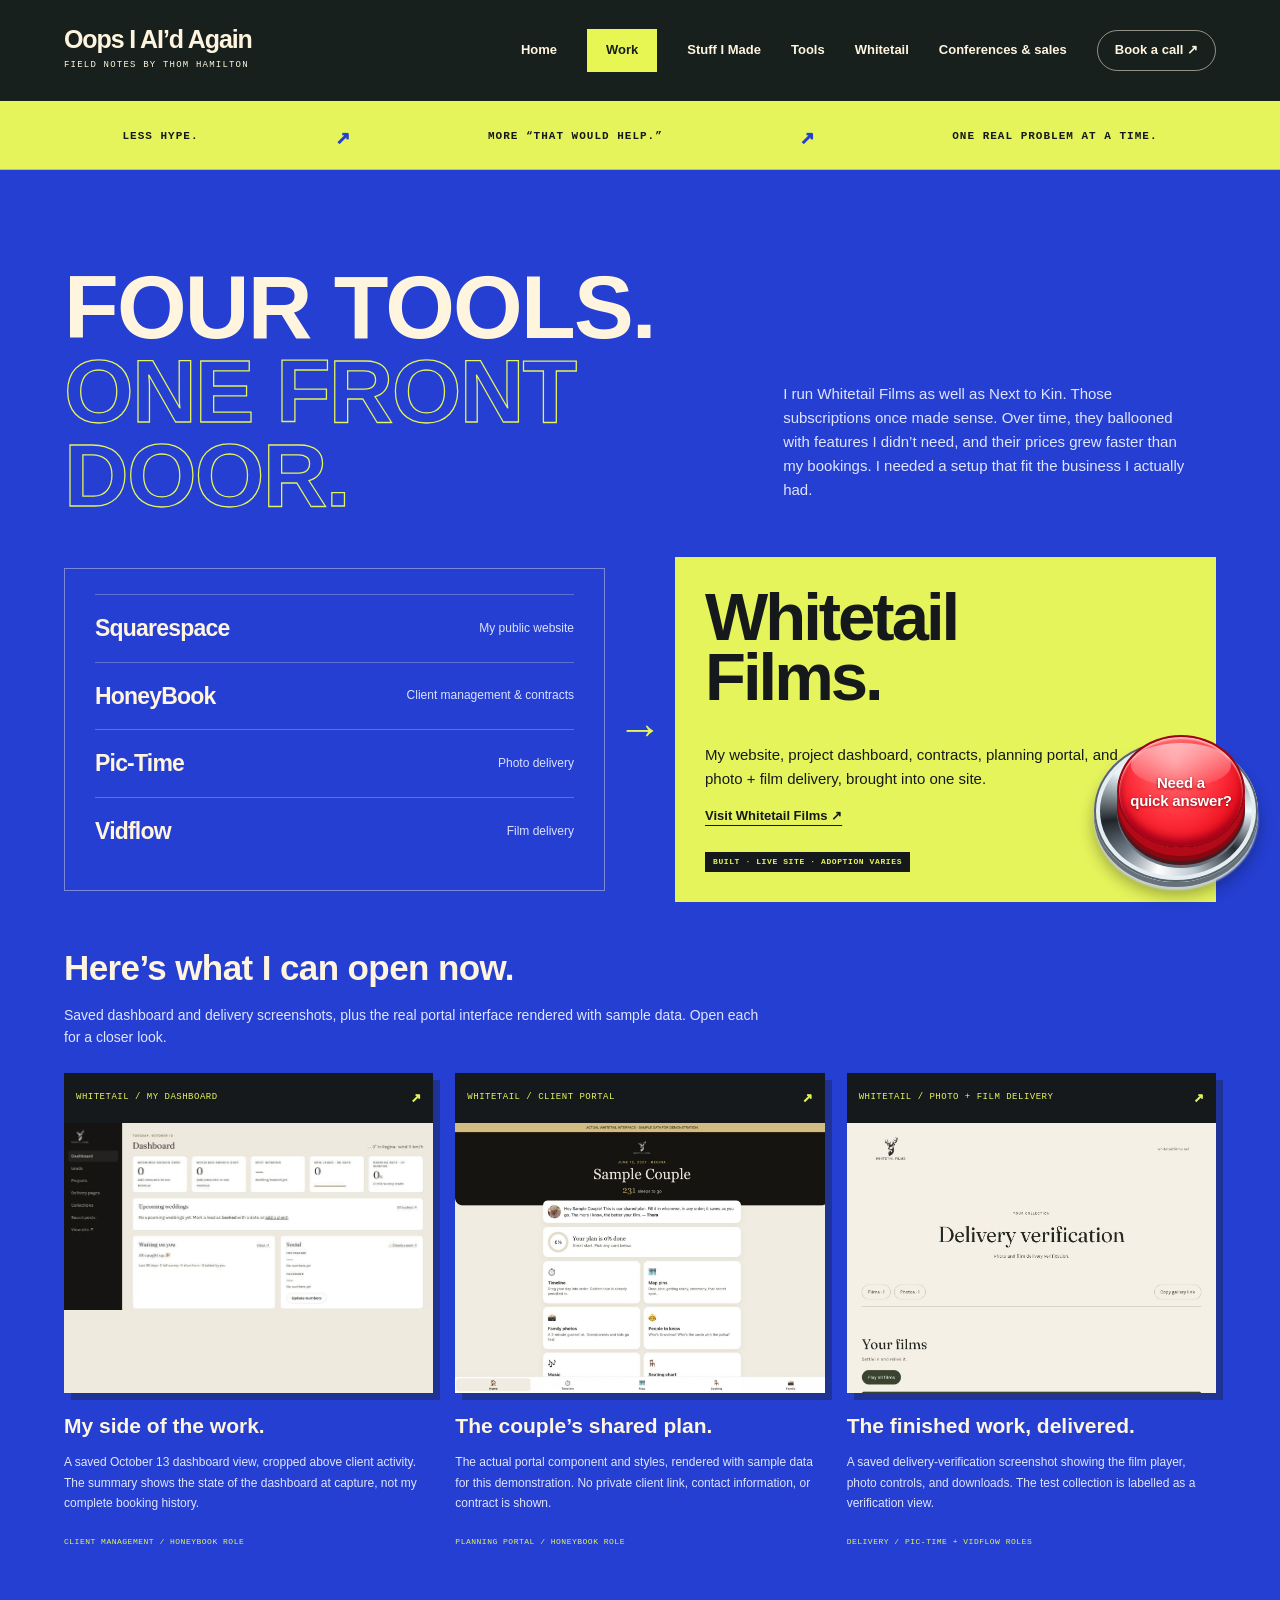
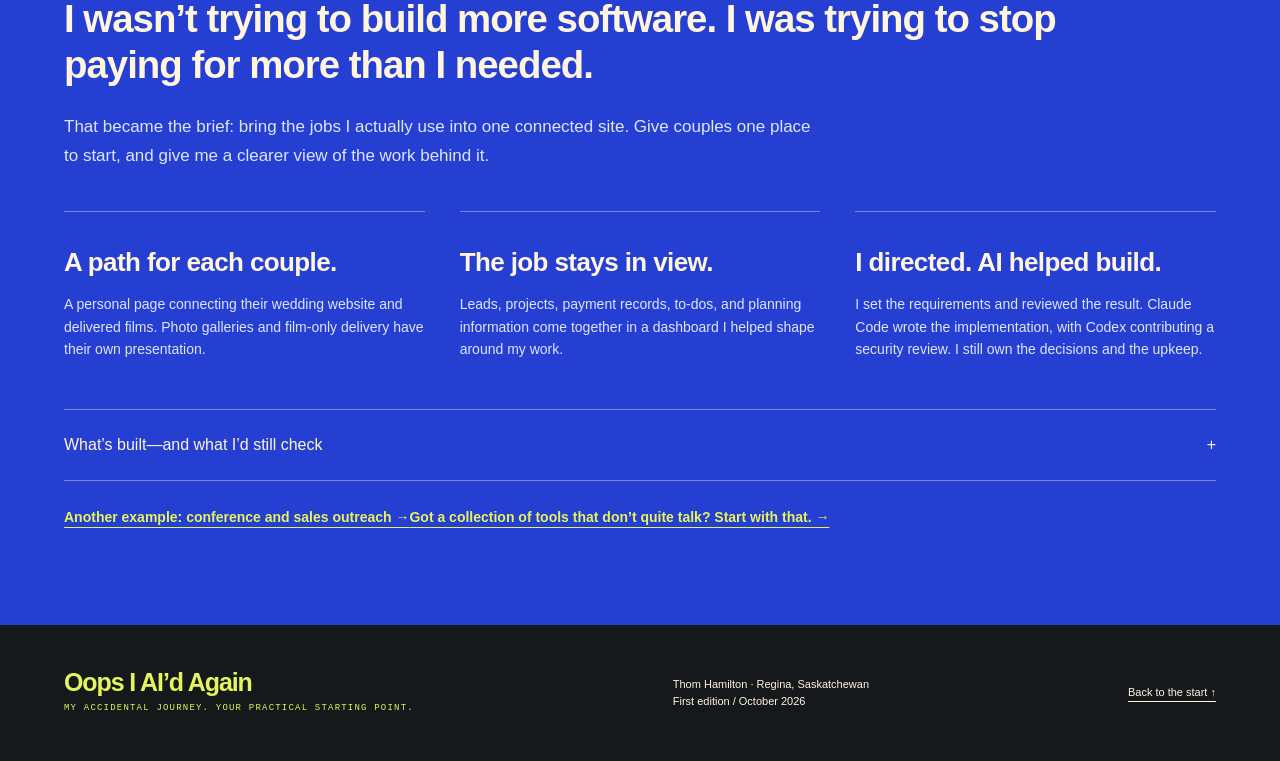
<file: whitetail.html>
<!DOCTYPE html>

<html lang="en"><head><meta charset="utf-8"/><meta content="width=device-width,initial-scale=1" name="viewport"/><title>Whitetail Films: one connected build — Oops I AI’d Again</title><meta content="Whitetail Films: one connected build. Actual work and practical field notes from Thom Hamilton." name="description"/><meta content="https://www.oopsiaidagain.com/whitetail.html" property="og:url"/>
<meta content="website" property="og:type"/>
<meta content="Oops I AI’d Again" property="og:site_name"/>
<meta content="Whitetail Films: one connected build — Oops I AI’d Again" property="og:title"/>
<meta content="Whitetail Films: one connected build. Actual work and practical field notes from Thom Hamilton." property="og:description"/>
<meta content="https://www.oopsiaidagain.com/assets/og.png" property="og:image"/>
<meta content="1200" property="og:image:width"/>
<meta content="630" property="og:image:height"/>
<meta content="Oops I AI’d Again: AI is a lot. Let’s start with your problem. As seen in The Globe and Mail, 980 CJME, SaskToday and 620 CKRM." property="og:image:alt"/>
<meta content="summary_large_image" name="twitter:card"/>
<meta content="https://www.oopsiaidagain.com/assets/og.png" name="twitter:image"/>
<link href="style.css" rel="stylesheet"/></head><body>
<a class="skip" href="#main">Skip to content</a><header><a class="brand" href="/">Oops I AI’d Again<span>FIELD NOTES BY THOM HAMILTON</span></a><nav aria-label="Main"><a href="/">Home</a><a class="nav-work" href="work.html">Work</a><a href="stuff.html">Stuff I Made</a><a href="/#website-check">Tools</a><a href="whitetail.html">Whitetail</a><a href="conference.html">Conferences &amp; sales</a><a class="nav-cta" href="https://calendar.app.google/zX1U5LTyb2GVK5Aa7" rel="noopener" target="_blank">Book a call ↗</a></nav></header>
<main id="main">
<div aria-hidden="true" class="colour-strip"><span>LESS HYPE.</span><b>↗</b><span>MORE “THAT WOULD HELP.”</span><b>↗</b><span>ONE REAL PROBLEM AT A TIME.</span></div>
<dialog aria-labelledby="artifact-title" id="artifact-dialog"><div class="artifact-toolbar"><h2 id="artifact-title"></h2><button aria-label="Close work sample" id="close-artifact">Close ×</button></div><p id="artifact-caption"></p><div class="artifact-image-wrap"><img alt="" id="artifact-image"/></div></dialog>
<section class="whitetail-case section" id="whitetail"><div class="case-top"><div><p class="eyebrow">ONE EXAMPLE YOU CAN GET YOUR HEAD AROUND</p><h2>FOUR TOOLS.<br/><span class="outline">ONE FRONT DOOR.</span></h2></div><p>I run Whitetail Films as well as Next to Kin. Those subscriptions once made sense. Over time, they ballooned with features I didn’t need, and their prices grew faster than my bookings. I needed a setup that fit the business I actually had.</p></div><div class="case-flow"><div class="case-before"><p class="eyebrow">THE SEPARATE PIECES</p><div><strong>Squarespace</strong><span>My public website</span></div><div><strong>HoneyBook</strong><span>Client management &amp; contracts</span></div><div><strong>Pic-Time</strong><span>Photo delivery</span></div><div><strong>Vidflow</strong><span>Film delivery</span></div></div><span aria-hidden="true" class="case-arrow">→</span><div class="case-after"><p class="eyebrow">THE CONNECTED BUILD</p><h3>Whitetail<br/>Films.</h3><p>My website, project dashboard, contracts, planning portal, and photo + film delivery, brought into one site.</p><a href="https://whitetailfilms.net" rel="noopener" target="_blank">Visit Whitetail Films ↗</a><span class="badge">BUILT · LIVE SITE · ADOPTION VARIES</span></div></div><div class="case-screens"><div class="case-screen-heading"><p class="eyebrow">THE ACTUAL INTERFACES</p><h3>Here’s what I can open now.</h3><p>Saved dashboard and delivery screenshots, plus the real portal interface rendered with sample data. Open each for a closer look.</p></div><div class="case-screen-grid"><figure><button aria-label="Inspect the Whitetail admin dashboard screenshot" class="screen-open" data-artifact="wt-dashboard"><span class="screen-bar">WHITETAIL / MY DASHBOARD <b>↗</b></span><img alt="Whitetail admin dashboard with booking summary cards, upcoming weddings, waiting-on-you tasks and social tools" loading="lazy" src="assets/wt-dashboard.jpg"/></button><figcaption><strong>My side of the work.</strong><p>A saved October 13 dashboard view, cropped above client activity. The summary shows the state of the dashboard at capture, not my complete booking history.</p><span>CLIENT MANAGEMENT / HONEYBOOK ROLE</span></figcaption></figure><figure><button aria-label="Inspect the actual Whitetail client portal with sample data" class="screen-open" data-artifact="wt-portal"><span class="screen-bar">WHITETAIL / CLIENT PORTAL <b>↗</b></span><img alt="Actual Whitetail client portal interface with a Sample Couple heading, planning progress and cards for timeline, map pins, family photos and people" loading="lazy" src="assets/wt-portal.jpg"/></button><figcaption><strong>The couple’s shared plan.</strong><p>The actual portal component and styles, rendered with sample data for this demonstration. No private client link, contact information, or contract is shown.</p><span>PLANNING PORTAL / HONEYBOOK ROLE</span></figcaption></figure><figure><button aria-label="Inspect the Whitetail photo and film delivery screenshot" class="screen-open" data-artifact="wt-gallery"><span class="screen-bar">WHITETAIL / PHOTO + FILM DELIVERY <b>↗</b></span><img alt="Actual Whitetail delivery verification gallery with a film player, photograph, favourites, download controls and collection download" loading="lazy" src="assets/wt-gallery.jpg"/></button><figcaption><strong>The finished work, delivered.</strong><p>A saved delivery-verification screenshot showing the film player, photo controls, and downloads. The test collection is labelled as a verification view.</p><span>DELIVERY / PIC-TIME + VIDFLOW ROLES</span></figcaption></figure></div></div><p class="case-point">I wasn’t trying to build more software. I was trying to stop paying for more than I needed.</p><p class="case-context">That became the brief: bring the jobs I actually use into one connected site. Give couples one place to start, and give me a clearer view of the work behind it.</p><div class="case-benefits"><article><span>01 / THE CLIENT SIDE</span><h3>A path for each couple.</h3><p>A personal page connecting their wedding website and delivered films. Photo galleries and film-only delivery have their own presentation.</p></article><article><span>02 / MY SIDE</span><h3>The job stays in view.</h3><p>Leads, projects, payment records, to-dos, and planning information come together in a dashboard I helped shape around my work.</p></article><article><span>03 / MY ROLE</span><h3>I directed. AI helped build.</h3><p>I set the requirements and reviewed the result. Claude Code wrote the implementation, with Codex contributing a security review. I still own the decisions and the upkeep.</p></article></div><details class="case-details"><summary>What’s built—and what I’d still check <span>+</span></summary><div class="case-table-wrap"><table><caption>How the earlier tool roles map to the new build</caption><thead><tr><th scope="col">Earlier tool</th><th scope="col">Capability built into the site</th><th scope="col">What that doesn’t establish</th></tr></thead><tbody><tr><th scope="row">Squarespace</th><td>Public website on Vercel; DNS migration records.</td><td>Subscription cancellation or the old bill.</td></tr><tr><th scope="row">HoneyBook</th><td>Leads, projects, contracts, payment tracking, to-dos, and a couple’s planning portal.</td><td>Card processing or complete adoption across client work.</td></tr><tr><th scope="row">Pic-Time</th><td>Photo galleries with ordered sections, folder uploads, and reordering controls.</td><td>That every old gallery has been migrated.</td></tr><tr><th scope="row">Vidflow</th><td>Film cards, chosen thumbnails, a theatre player, and film-only delivery pages.</td><td>That every film has been delivered through the new site.</td></tr></tbody></table></div><div class="case-footnotes"><p><strong>The build record:</strong> 28 commits dated October 12–22, 2026 in my local project history. That is a development window, not a measurement of full-time work or proof of complete migration.</p><p><strong>Underneath:</strong> Next.js on Vercel, Supabase for records, Cloudflare R2 for delivery assets, and Resend email helpers. Payment tracking is separate from payment processing.</p><p><strong>The cost question:</strong> A fair savings comparison needs my actual old bills and current hosting, storage, and email usage. Owning the code still comes with maintenance and running costs.</p></div></details><a class="case-to-talk" href="conference.html#conference">Another example: conference and sales outreach →</a><a class="case-to-talk" href="/#talk">Got a collection of tools that don’t quite talk? Start with that. →</a></section>
</main><footer><a class="brand" href="/">Oops I AI’d Again<span>MY ACCIDENTAL JOURNEY. YOUR PRACTICAL STARTING POINT.</span></a><p>Thom Hamilton · Regina, Saskatchewan<br/>First edition / October 2026</p><a href="#main">Back to the start ↑</a></footer><button aria-controls="thom-bot" aria-expanded="false" class="bot-launch" id="thom-bot-toggle"><span class="bot-button-face"><span>Need a<br/>quick answer?</span></span></button><aside aria-labelledby="bot-title" aria-modal="false" class="thom-bot" hidden="" id="thom-bot" role="dialog"><div class="bot-head"><div><span>OOPS / A LITTLE HELP</span><h2 id="bot-title">Ask about Thom.</h2></div><button aria-label="Close chat" id="bot-close" type="button">×</button></div><p class="bot-intro">I’m the site’s AI helper, not Thom. I can explain his work and help you find a place to start.</p><div aria-label="Conversation" aria-live="polite" class="bot-messages" id="bot-messages" role="log" tabindex="0"><div class="bot-message assistant"><p>What are you curious about? The things Thom builds, how he approaches a problem, or whether a chat might help?</p></div></div><div class="bot-suggestions" id="bot-suggestions"><button type="button">What does Thom actually do?</button><button type="button">What did he build for Whitetail?</button><button type="button">How much does it cost to work with him?</button></div><form id="bot-form"><label class="bot-label" for="bot-question">Your question</label><div class="bot-input"><textarea aria-describedby="bot-privacy" id="bot-question" maxlength="1200" placeholder="Ask me something…" required="" rows="2"></textarea><button id="bot-send" type="submit">Ask ↗</button></div></form><p id="bot-status" role="status"></p><p id="bot-privacy">Messages go to the AI service. Leave out private or customer information. This chat doesn’t email Thom.</p><div class="bot-foot"><a href="https://calendar.app.google/zX1U5LTyb2GVK5Aa7" rel="noopener" target="_blank">Talk to the actual Thom ↗</a><button id="bot-clear" type="button">Clear chat</button></div></aside><script src="app.js"></script><script src="motion.js"></script><script src="bot.js"></script></body></html>
</file>
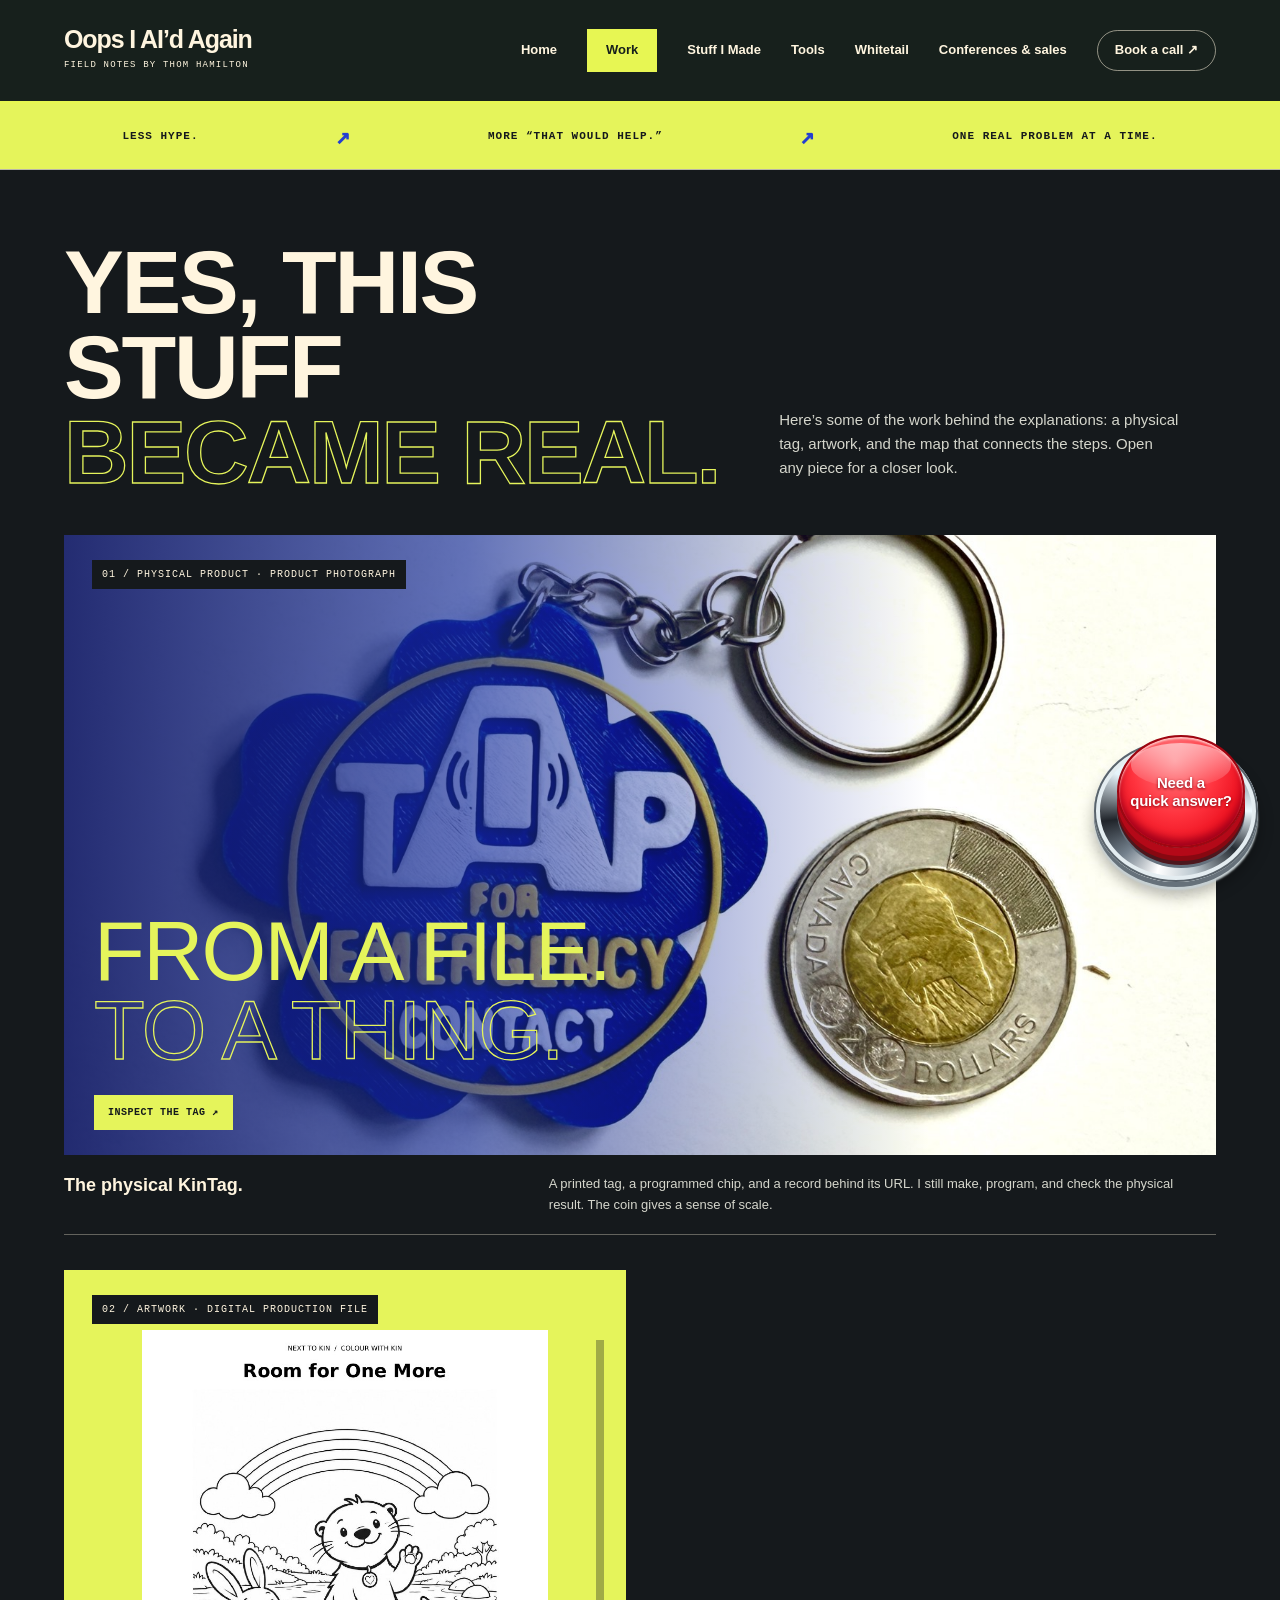
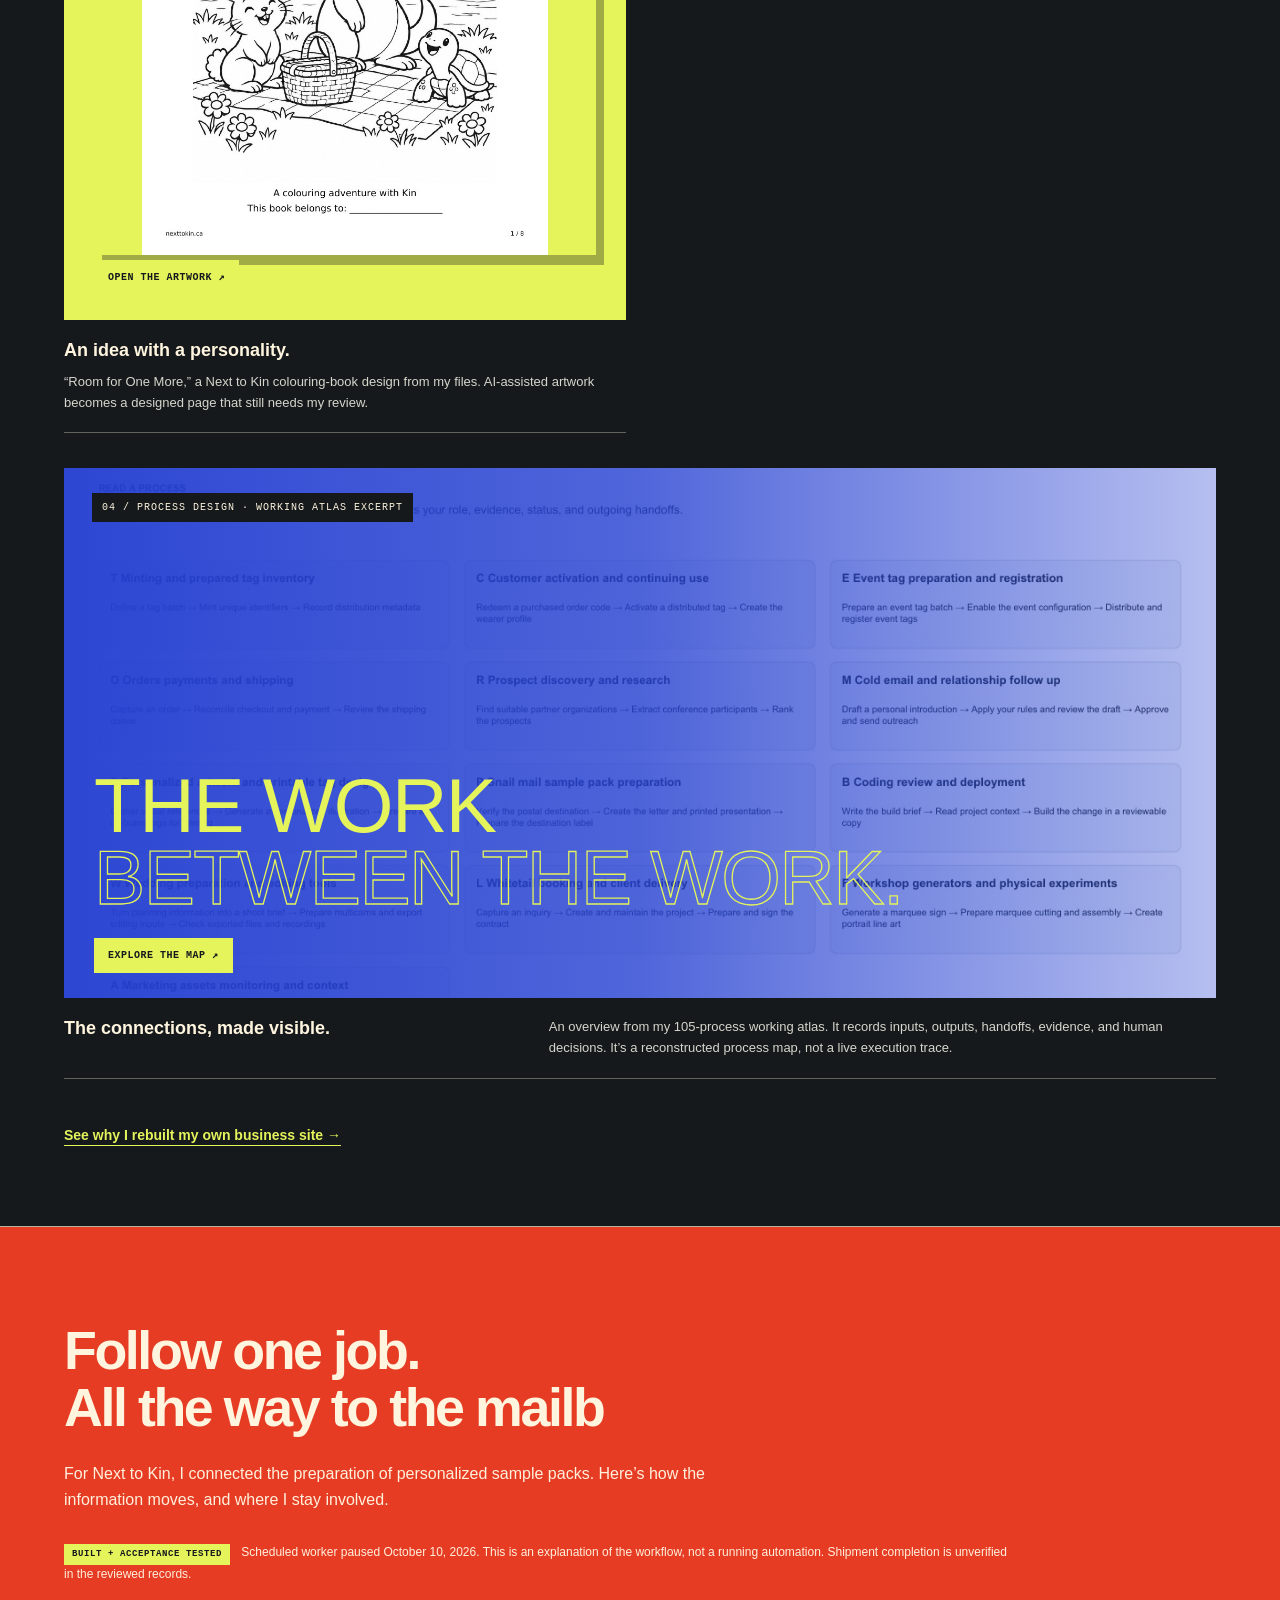
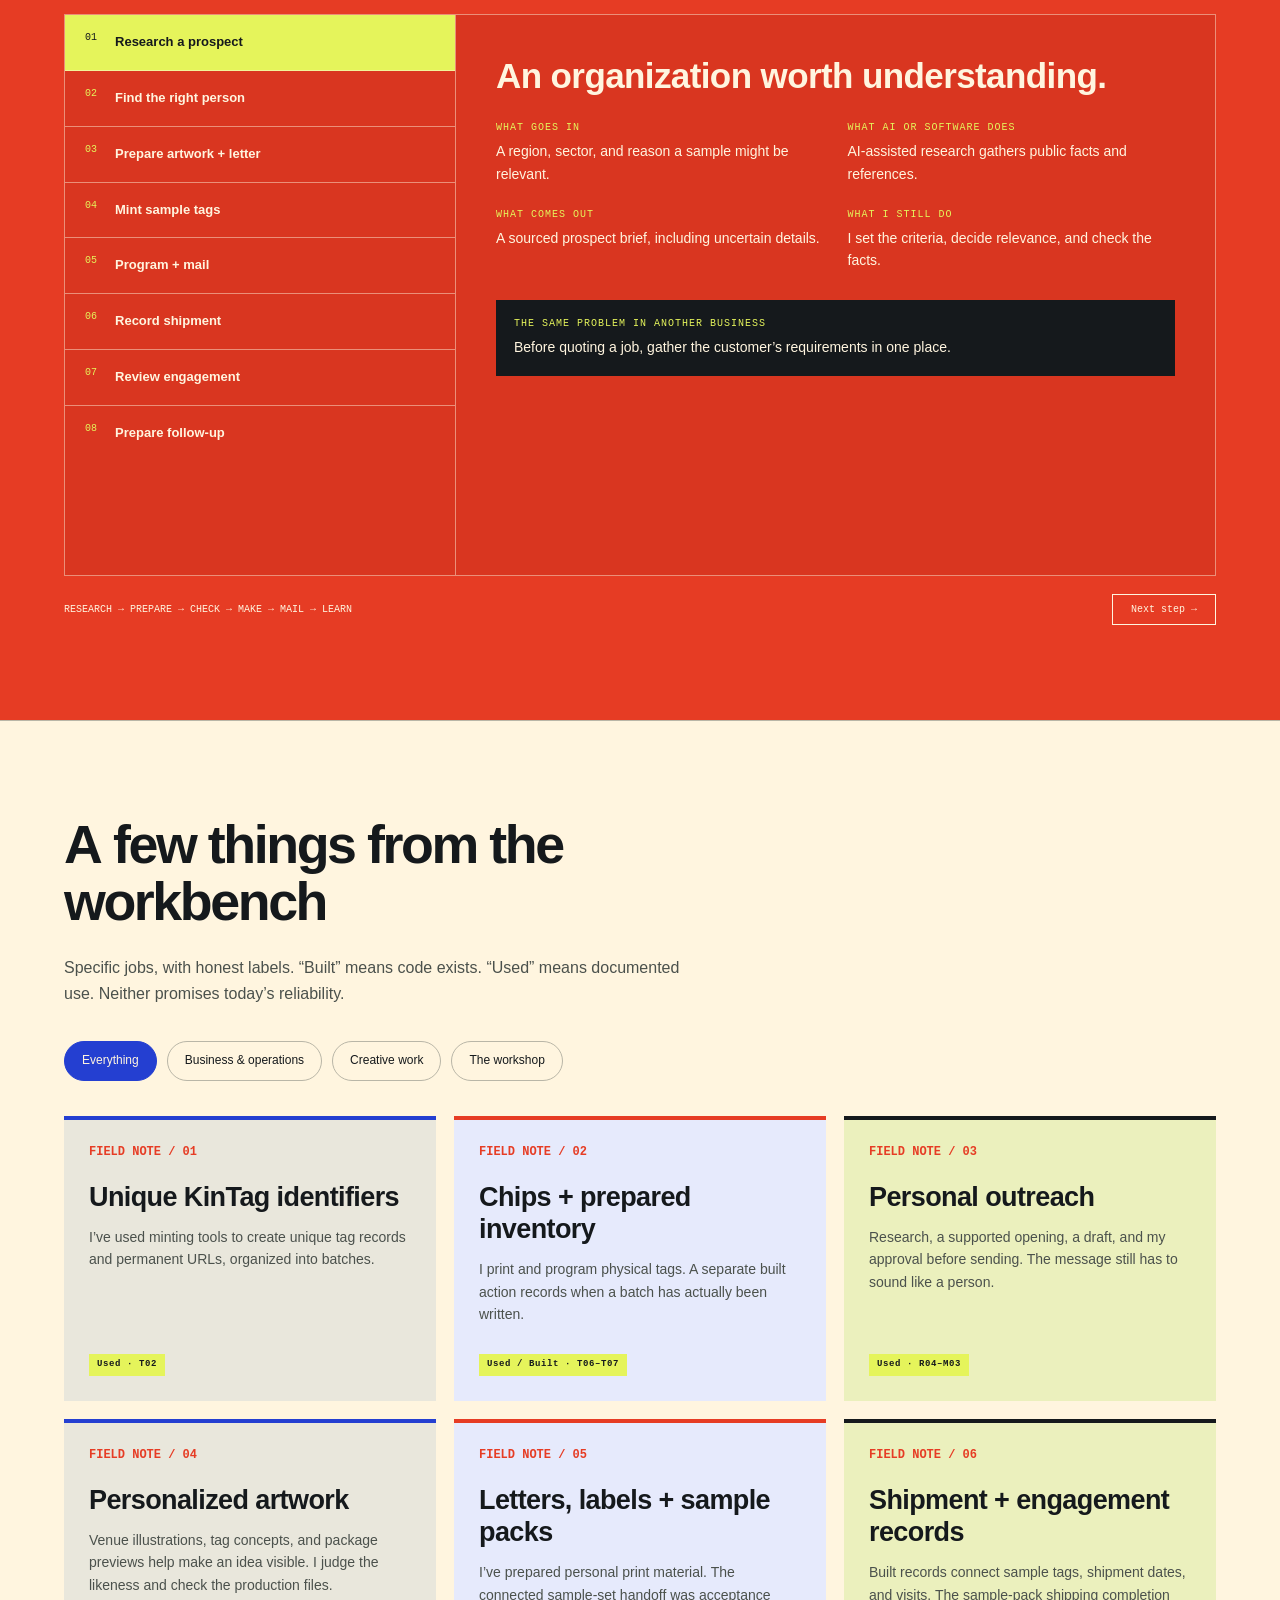
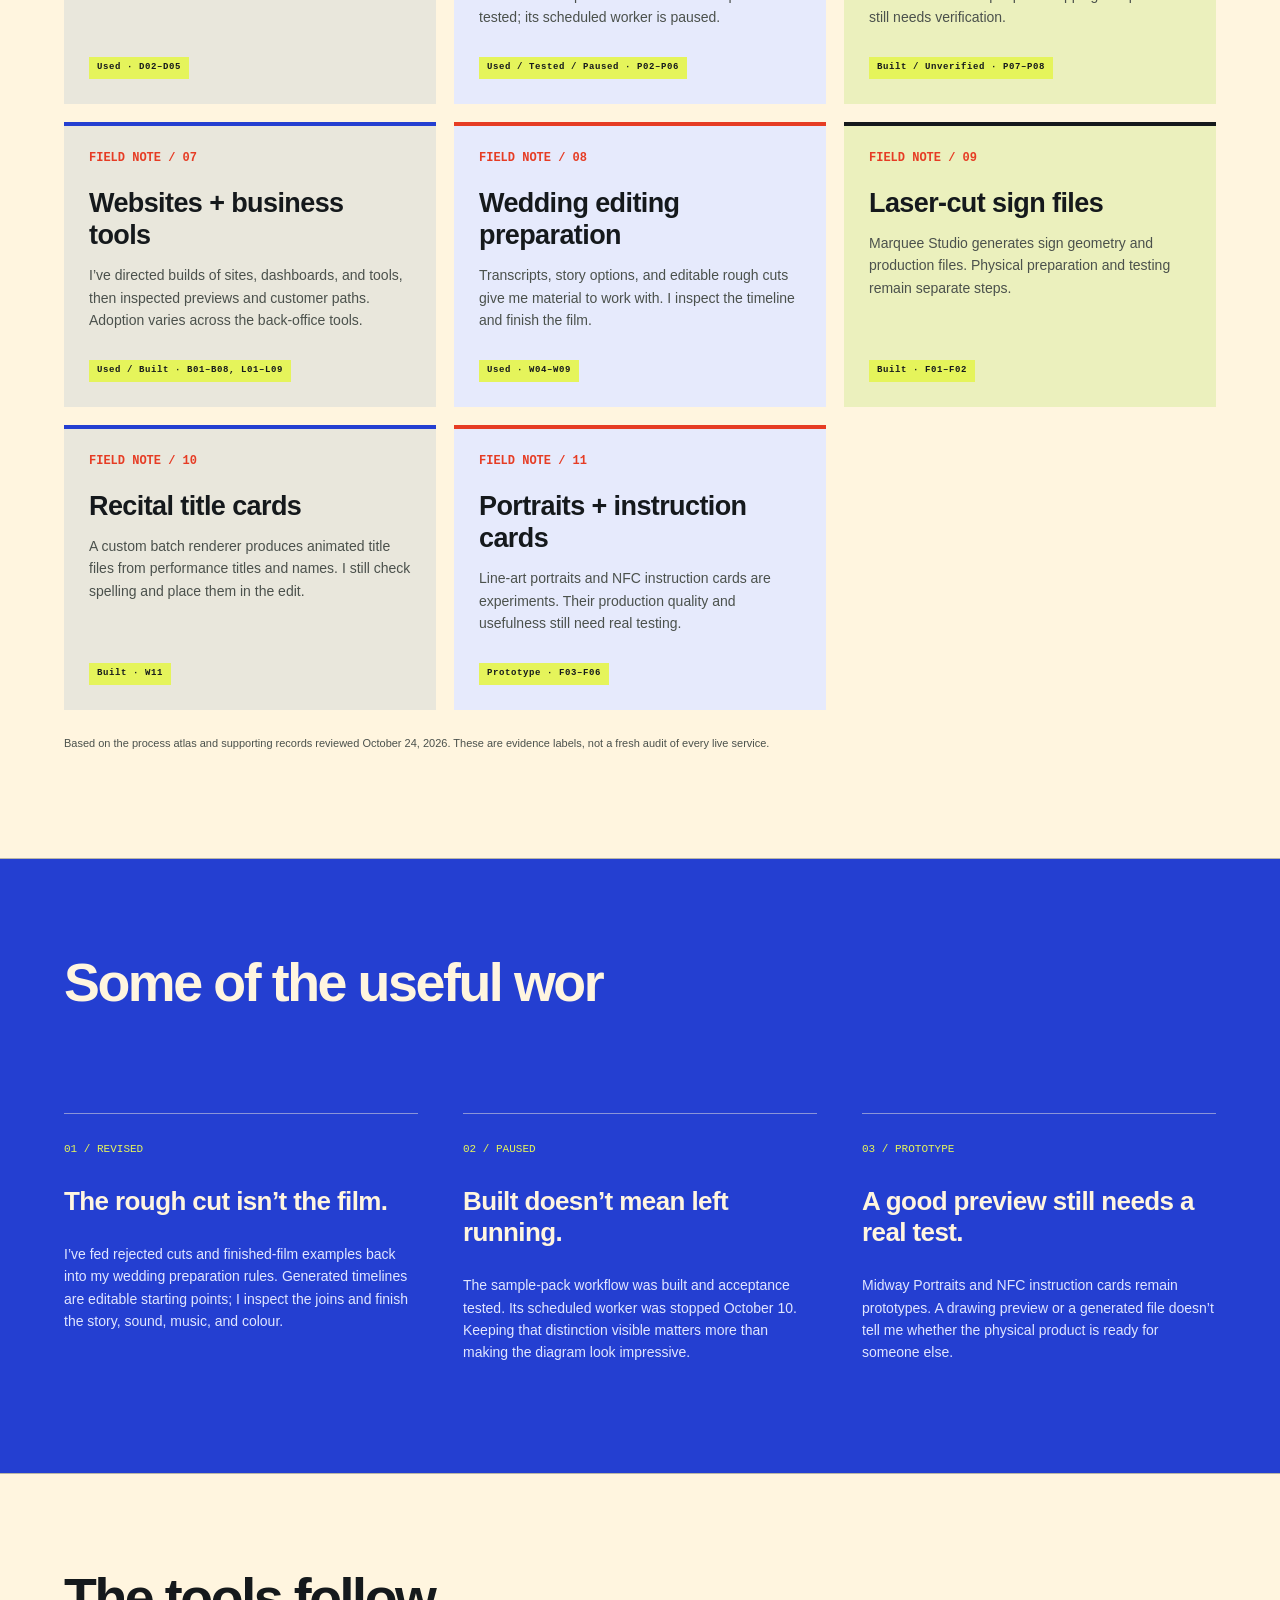
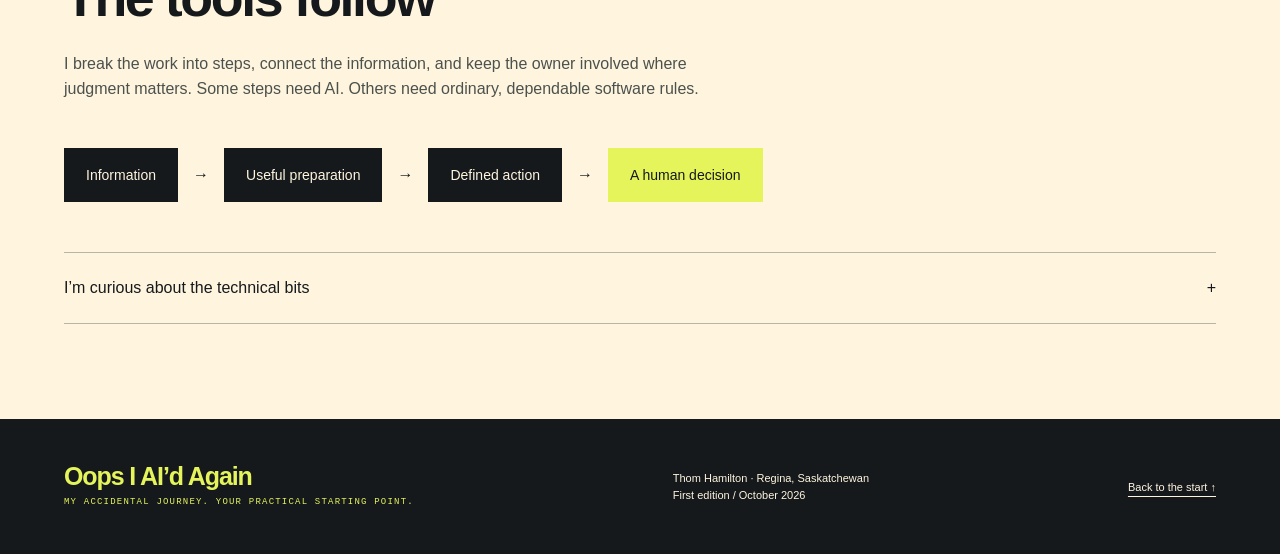
<file: work.html>
<!DOCTYPE html>

<html lang="en"><head><meta charset="utf-8"/><meta content="width=device-width,initial-scale=1" name="viewport"/><title>From the workbench — Oops I AI’d Again</title><meta content="From the workbench. Actual work and practical field notes from Thom Hamilton." name="description"/><meta content="https://www.oopsiaidagain.com/work.html" property="og:url"/>
<meta content="website" property="og:type"/>
<meta content="Oops I AI’d Again" property="og:site_name"/>
<meta content="From the workbench — Oops I AI’d Again" property="og:title"/>
<meta content="From the workbench. Actual work and practical field notes from Thom Hamilton." property="og:description"/>
<meta content="https://www.oopsiaidagain.com/assets/og.png" property="og:image"/>
<meta content="1200" property="og:image:width"/>
<meta content="630" property="og:image:height"/>
<meta content="Oops I AI’d Again: AI is a lot. Let’s start with your problem. As seen in The Globe and Mail, 980 CJME, SaskToday and 620 CKRM." property="og:image:alt"/>
<meta content="summary_large_image" name="twitter:card"/>
<meta content="https://www.oopsiaidagain.com/assets/og.png" name="twitter:image"/>
<link href="style.css" rel="stylesheet"/></head><body>
<a class="skip" href="#main">Skip to content</a><header><a class="brand" href="/">Oops I AI’d Again<span>FIELD NOTES BY THOM HAMILTON</span></a><nav aria-label="Main"><a href="/">Home</a><a class="nav-work" href="work.html">Work</a><a href="stuff.html">Stuff I Made</a><a href="/#website-check">Tools</a><a href="whitetail.html">Whitetail</a><a href="conference.html">Conferences &amp; sales</a><a class="nav-cta" href="https://calendar.app.google/zX1U5LTyb2GVK5Aa7" rel="noopener" target="_blank">Book a call ↗</a></nav></header>
<main id="main">
<div aria-hidden="true" class="colour-strip"><span>LESS HYPE.</span><b>↗</b><span>MORE “THAT WOULD HELP.”</span><b>↗</b><span>ONE REAL PROBLEM AT A TIME.</span></div>
<section class="made section" id="made"><div class="made-intro"><div><p class="eyebrow">FROM MY FILES. FROM MY WORKBENCH.</p><h2>YES, THIS STUFF<br/><span class="outline">BECAME REAL.</span></h2></div><p>Here’s some of the work behind the explanations: a physical tag, artwork, and the map that connects the steps. Open any piece for a closer look.</p></div>
<figure class="artifact artifact-lead"><button aria-label="Inspect the physical KinTag product photograph" class="artifact-open" data-artifact="kintag"><img alt="A blue and yellow flower-shaped emergency contact KinTag beside a Canadian two-dollar coin" height="1227" loading="lazy" src="assets/kintag.jpg" width="1600"/><span class="artifact-wash"></span><span class="artifact-label">01 / PHYSICAL PRODUCT · PRODUCT PHOTOGRAPH</span><span class="artifact-headline">FROM A FILE.<br/><span>TO A THING.</span></span><span class="artifact-inspect">INSPECT THE TAG ↗</span></button><figcaption><strong>The physical KinTag.</strong><span>A printed tag, a programmed chip, and a record behind its URL. I still make, program, and check the physical result. The coin gives a sense of scale.</span></figcaption></figure>
<div class="artifact-grid"><figure class="artifact art-paper"><button aria-label="Inspect Room for One More artwork" class="artifact-open" data-artifact="kin-artwork"><img alt="Room for One More colouring-book artwork showing Kin the otter with a rabbit and turtle beneath a rainbow" height="1000" loading="lazy" src="assets/kin-artwork.jpg" width="773"/><span class="artifact-label">02 / ARTWORK · DIGITAL PRODUCTION FILE</span><span class="artifact-inspect">OPEN THE ARTWORK ↗</span></button><figcaption><strong>An idea with a personality.</strong><span>“Room for One More,” a Next to Kin colouring-book design from my files. AI-assisted artwork becomes a designed page that still needs my review.</span></figcaption></figure>
</div>
<figure class="artifact artifact-process"><button aria-label="Inspect the process atlas overview" class="artifact-open" data-artifact="process-atlas"><img alt="Overview of Thom’s process atlas, grouping minting, orders, outreach, artwork, wedding preparation, and workshop processes" height="920" loading="lazy" src="assets/process-atlas.jpg" width="1300"/><span class="artifact-wash"></span><span class="artifact-label">04 / PROCESS DESIGN · WORKING ATLAS EXCERPT</span><span class="artifact-headline">THE WORK<br/><span>BETWEEN THE WORK.</span></span><span class="artifact-inspect">EXPLORE THE MAP ↗</span></button><figcaption><strong>The connections, made visible.</strong><span>An overview from my 105-process working atlas. It records inputs, outputs, handoffs, evidence, and human decisions. It’s a reconstructed process map, not a live execution trace.</span></figcaption></figure><a class="made-next" href="whitetail.html#whitetail">See why I rebuilt my own business site →</a></section>
<dialog aria-labelledby="artifact-title" id="artifact-dialog"><div class="artifact-toolbar"><h2 id="artifact-title"></h2><button aria-label="Close work sample" id="close-artifact">Close ×</button></div><p id="artifact-caption"></p><div class="artifact-image-wrap"><img alt="" id="artifact-image"/></div></dialog>
<section class="job section full-tour-only" id="job"><div class="section-intro"><p class="eyebrow">02 — LESS MYSTERY. MORE “OH, I GET IT.”</p><h2>Follow one job.<br/>All the way to the mailbox.</h2><p>For Next to Kin, I connected the preparation of personalized sample packs. Here’s how the information moves, and where I stay involved.</p></div><div class="status-note"><span class="badge">BUILT + ACCEPTANCE TESTED</span> Scheduled worker paused October 10, 2026. This is an explanation of the workflow, not a running automation. Shipment completion is unverified in the reviewed records.</div><div class="job-layout"><div aria-label="Choose a workflow step" class="steps" id="steps"></div><article aria-live="polite" class="step-panel" id="step-panel"></article></div><div class="job-footer"><span>RESEARCH → PREPARE → CHECK → MAKE → MAIL → LEARN</span><button id="next-step">Next step →</button></div></section>
<section class="section work full-tour-only" id="work"><div class="section-intro"><p class="eyebrow">04 — THINGS I ACTUALLY BUILT, USED, OR TRIED</p><h2>A few things from the workbench.</h2><p>Specific jobs, with honest labels. “Built” means code exists. “Used” means documented use. Neither promises today’s reliability.</p></div><div aria-label="Filter examples" class="filters" role="group"><button aria-pressed="true" data-filter="all">Everything</button><button aria-pressed="false" data-filter="operations">Business &amp; operations</button><button aria-pressed="false" data-filter="creative">Creative work</button><button aria-pressed="false" data-filter="workshop">The workshop</button></div><div class="work-grid" id="work-grid"></div><p class="source-note">Based on the process atlas and supporting records reviewed October 24, 2026. These are evidence labels, not a fresh audit of every live service.</p></section>
<section class="mistakes section full-tour-only"><p class="eyebrow">05 — THE “OOPS” IS EARNED</p><h2>Some of the useful work<br/>was the do-over.</h2><div class="mistake-grid"><article><span>01 / REVISED</span><h3>The rough cut isn’t the film.</h3><p>I’ve fed rejected cuts and finished-film examples back into my wedding preparation rules. Generated timelines are editable starting points; I inspect the joins and finish the story, sound, music, and colour.</p></article><article><span>02 / PAUSED</span><h3>Built doesn’t mean left running.</h3><p>The sample-pack workflow was built and acceptance tested. Its scheduled worker was stopped October 10. Keeping that distinction visible matters more than making the diagram look impressive.</p></article><article><span>03 / PROTOTYPE</span><h3>A good preview still needs a real test.</h3><p>Midway Portraits and NFC instruction cards remain prototypes. A drawing preview or a generated file doesn’t tell me whether the physical product is ready for someone else.</p></article></div></section>
<section class="section hood full-tour-only" id="hood"><div class="section-intro"><p class="eyebrow">06 — A GENTLE LOOK UNDER THE HOOD</p><h2>The tools follow the job.</h2><p>I break the work into steps, connect the information, and keep the owner involved where judgment matters. Some steps need AI. Others need ordinary, dependable software rules.</p></div><div class="wiring"><span>Information</span><b>→</b><span>Useful preparation</span><b>→</b><span>Defined action</span><b>→</b><span class="human">A human decision</span></div><details><summary>I’m curious about the technical bits <span>+</span></summary><dl><div><dt>AI</dt><dd>Helps interpret, research, draft, or generate. I check factual and creative outputs.</dd></div><div><dt>MCP</dt><dd>Gives an AI application a way to discover and use exposed tools. It doesn’t supply the business rules or guarantee correctness.</dd></div><div><dt>APIs</dt><dd>Let systems request specific actions, such as preparing a pack or updating a record.</dd></div><div><dt>SQL functions</dt><dd>Apply defined database rules, such as allocating unique tags and keeping related records consistent.</dd></div><div><dt>Webhooks &amp; schedules</dt><dd>Start work when an event occurs or a set time arrives.</dd></div><div><dt>People</dt><dd>Approve, judge, manufacture, and handle exceptions. Every workflow doesn’t need every technical layer.</dd></div></dl></details></section>
</main><footer><a class="brand" href="/">Oops I AI’d Again<span>MY ACCIDENTAL JOURNEY. YOUR PRACTICAL STARTING POINT.</span></a><p>Thom Hamilton · Regina, Saskatchewan<br/>First edition / October 2026</p><a href="#main">Back to the start ↑</a></footer><button aria-controls="thom-bot" aria-expanded="false" class="bot-launch" id="thom-bot-toggle"><span class="bot-button-face"><span>Need a<br/>quick answer?</span></span></button><aside aria-labelledby="bot-title" aria-modal="false" class="thom-bot" hidden="" id="thom-bot" role="dialog"><div class="bot-head"><div><span>OOPS / A LITTLE HELP</span><h2 id="bot-title">Ask about Thom.</h2></div><button aria-label="Close chat" id="bot-close" type="button">×</button></div><p class="bot-intro">I’m the site’s AI helper, not Thom. I can explain his work and help you find a place to start.</p><div aria-label="Conversation" aria-live="polite" class="bot-messages" id="bot-messages" role="log" tabindex="0"><div class="bot-message assistant"><p>What are you curious about? The things Thom builds, how he approaches a problem, or whether a chat might help?</p></div></div><div class="bot-suggestions" id="bot-suggestions"><button type="button">What does Thom actually do?</button><button type="button">What did he build for Whitetail?</button><button type="button">How much does it cost to work with him?</button></div><form id="bot-form"><label class="bot-label" for="bot-question">Your question</label><div class="bot-input"><textarea aria-describedby="bot-privacy" id="bot-question" maxlength="1200" placeholder="Ask me something…" required="" rows="2"></textarea><button id="bot-send" type="submit">Ask ↗</button></div></form><p id="bot-status" role="status"></p><p id="bot-privacy">Messages go to the AI service. Leave out private or customer information. This chat doesn’t email Thom.</p><div class="bot-foot"><a href="https://calendar.app.google/zX1U5LTyb2GVK5Aa7" rel="noopener" target="_blank">Talk to the actual Thom ↗</a><button id="bot-clear" type="button">Clear chat</button></div></aside><script src="app.js"></script><script src="motion.js"></script><script src="bot.js"></script></body></html>
</file>
<file: style.css>
:root{--paper:#f5f2e9;--ink:#202b26;--muted:#63675c;--orange:#dc4827;--line:#c9c9bb;--green:#dce4d7}*{box-sizing:border-box}html{scroll-behavior:smooth;scroll-padding-top:26px}body{margin:0;background:var(--paper);color:var(--ink);font-family:Arial,Helvetica,sans-serif;font-size:16px;line-height:1.6}a{color:inherit;text-underline-offset:5px}button,textarea{font:inherit}button,a,summary,textarea{outline-offset:6px}button{cursor:pointer}header{max-width:1440px;margin:auto;padding:29px 5%;display:flex;justify-content:space-between;align-items:center;border-bottom:1px solid var(--line)}.brand{text-decoration:none;font-weight:900;font-size:23px;letter-spacing:-1px;line-height:1.2}.brand span{display:block;font:9px/2.5 monospace;letter-spacing:1.2px}nav{display:flex;gap:30px;align-items:center;font-size:13px}nav a{text-decoration:none}.nav-cta{border:1px solid;padding:9px 17px}.hero{position:relative;max-width:1440px;margin:auto;padding:45px 5% 0}.eyebrow{font:11px/1.6 monospace;letter-spacing:1.3px;margin:0 0 25px}.dot{display:inline-block;width:7px;height:7px;background:var(--orange);border-radius:50%;margin-right:8px}h1{font-size:clamp(66px,8.8vw,128px);line-height:.99;letter-spacing:-7px;margin:35px 0 35px;font-weight:800;max-width:1050px}em{font-family:Georgia,serif;font-weight:400;color:var(--orange)}.hero-bottom{display:flex;justify-content:space-between;align-items:end;max-width:1030px;gap:25px}.hero-bottom p{font-size:17px;line-height:1.8;margin:0}.hero-bottom strong{font-weight:400;color:var(--muted);font-size:14px}.button{display:inline-flex;align-items:center;justify-content:space-between;gap:35px;border:0;background:var(--ink);color:var(--paper);padding:16px 22px;text-decoration:none;font-size:13px}.button:hover{background:var(--orange)}.margin-note{position:absolute;right:7%;top:230px;transform:rotate(8deg);font:italic 20px/1.3 Georgia;color:var(--orange)}.margin-note svg{display:block;width:85px;fill:none;stroke:var(--orange);stroke-width:2}.hero-rule{margin-top:57px;padding:17px 0;display:flex;justify-content:space-between;border-top:1px solid var(--line);font:9px/1.5 monospace;letter-spacing:1px}.section{padding:95px max(5%,calc((100vw - 1296px)/2));border-top:1px solid var(--line);scroll-margin-top:0}h2{font-size:clamp(37px,4.2vw,61px);line-height:1.06;letter-spacing:-2.5px;margin:0 0 25px;max-width:850px}h3{line-height:1.2;letter-spacing:-.6px}.section-intro{max-width:780px}.section-intro>p:last-child{color:var(--muted);max-width:650px}.headaches{margin-top:40px;display:grid;grid-template-columns:1fr 1fr;gap:0 35px}.headaches button{border:0;border-top:1px solid var(--line);padding:19px 8px;background:none;display:flex;gap:20px;text-align:left;color:var(--muted);font:12px monospace}.headaches button span{flex:1;font:20px Arial;color:var(--ink)}.headaches button[aria-pressed=true]{background:var(--green)}.pain-result{margin-top:30px;padding:30px;border:1px solid var(--line);border-left:4px solid var(--orange);max-width:900px}.pain-result .eyebrow{margin-bottom:10px}.pain-result h3{margin:0;font-size:25px}.pain-result p{max-width:720px;color:var(--muted)}.pain-result a{font-size:13px}.job{background:var(--ink);color:var(--paper)}.job .section-intro>p:last-child{color:#c3cbbf}.status-note{font-size:12px;max-width:950px;margin:30px 0;color:#c3cbbf}.badge{display:inline-block;font:9px/1.5 monospace;letter-spacing:.6px;padding:4px 8px;background:#dfe8d8;color:var(--ink);margin-right:8px}.job-layout{display:grid;grid-template-columns:34% 1fr;border:1px solid #5a635b;margin-top:28px}.steps{display:flex;flex-direction:column;border-right:1px solid #5a635b}.steps button{background:none;color:#c3cbbf;text-align:left;border:0;border-bottom:1px solid #5a635b;padding:17px 20px;font-size:13px;display:flex;gap:18px}.steps button:last-child{border:0}.steps button[aria-pressed=true]{background:#e8e9dd;color:var(--ink)}.steps button span{font:10px monospace;color:var(--orange)}.step-panel{padding:35px 40px;min-height:560px}.step-panel h3{font-size:35px;margin:5px 0 25px}.step-panel dl{display:grid;grid-template-columns:1fr 1fr;gap:24px;margin:0}.step-panel dt{font:10px monospace;letter-spacing:1px;color:#bfc9b8;margin-bottom:7px}.step-panel dd{margin:0;font-size:14px}.equivalent{margin-top:28px;background:#35423a;padding:18px;font-size:14px}.equivalent strong{font:10px monospace;letter-spacing:1px;color:#d7dfcf;display:block;margin-bottom:7px}.job-footer{display:flex;justify-content:space-between;align-items:center;margin-top:18px;font:10px monospace;color:#c3cbbf}.job-footer button{background:none;border:1px solid #86917f;color:var(--paper);padding:9px 18px}.story{display:grid;grid-template-columns:1.3fr 1fr;gap:10%}.story h2{max-width:650px}.story p:not(.eyebrow){max-width:650px}.large{font-size:22px;line-height:1.5}.notebook{background:#e9e8dc;border:1px solid #c4c7b6;transform:rotate(2deg);padding:30px;align-self:center;box-shadow:7px 8px 0 #dedfd0}.notebook>div{padding:20px 0;border-top:1px solid #bfc4b4}.notebook span{font:10px monospace;letter-spacing:1px;color:var(--muted)}.notebook h3{font:italic 33px Georgia;margin:12px 0}.notebook p{margin-bottom:0}.notebook .scribble{font:italic 23px Georgia;color:var(--orange)}.filters{display:flex;gap:10px;flex-wrap:wrap;margin:35px 0}.filters button{background:none;border:1px solid var(--line);border-radius:30px;padding:9px 17px;font-size:12px;color:var(--ink)}.filters button[aria-pressed=true]{background:var(--ink);color:var(--paper);border-color:var(--ink)}.work-grid{display:grid;grid-template-columns:repeat(3,1fr);gap:18px}.work-card{padding:25px;border:1px solid var(--line);display:flex;flex-direction:column;min-height:260px;background:#f8f6ee}.work-card .num{font:12px monospace;color:var(--orange);margin-bottom:22px}.work-card h3{font-size:24px;margin:0 0 13px}.work-card p{font-size:14px;color:var(--muted);margin:0 0 20px}.work-card .badge{margin-top:auto;align-self:start}.source-note{font-size:11px;color:var(--muted);margin-top:25px}.mistakes{background:#e7e9df}.mistake-grid{display:grid;grid-template-columns:repeat(3,1fr);gap:45px;margin-top:45px}.mistake-grid span{font:11px monospace;color:var(--orange)}.mistake-grid h3{font-size:26px}.mistake-grid p{font-size:14px;color:#515c50}.wiring{display:flex;gap:15px;align-items:center;flex-wrap:wrap;padding:30px 0}.wiring span{border:1px solid var(--line);padding:16px 22px;font-size:14px}.wiring .human{background:var(--green)}details{border-top:1px solid var(--line);border-bottom:1px solid var(--line);margin-top:20px}summary{cursor:pointer;padding:22px 0;list-style:none;display:flex;justify-content:space-between}details dl{display:grid;grid-template-columns:1fr 1fr;gap:25px 45px;padding-bottom:20px}details dt{font-weight:bold}details dd{margin:6px 0 0;color:var(--muted);font-size:14px}.talk{background:var(--orange);color:#fff8ed}.talk em{color:inherit}.talk>p{max-width:600px}.conversation{max-width:650px;margin-top:35px}.conversation label{display:block;font-size:13px;margin-bottom:10px}textarea{width:100%;padding:18px;border:1px solid #8a2c15;background:#fff5e7;color:var(--ink);resize:vertical;margin-bottom:12px;border-radius:0}.conversation>p{font-size:11px}.contact-note{font-size:12px;opacity:.9;margin-top:30px}footer{padding:40px 5%;display:flex;justify-content:space-between;align-items:center;gap:25px}footer p,footer>a:last-child{font-size:11px}.skip{position:absolute;left:10px;top:-80px;background:var(--ink);color:white;padding:10px;z-index:20}.skip:focus{top:10px}[hidden]{display:none!important}@media(min-width:1600px){.hero{padding-left:0;padding-right:0}}@media(max-width:900px){nav{gap:16px}nav a:first-child{display:none}.margin-note{right:5%;top:310px;font-size:16px}h1{letter-spacing:-4px}.hero-bottom{display:block}.hero-bottom .button{margin-top:25px}.story{gap:40px;grid-template-columns:1fr}.notebook{max-width:620px;transform:none}.work-grid{grid-template-columns:1fr 1fr}.step-panel{padding:28px}.step-panel dl{grid-template-columns:1fr}.job-layout{grid-template-columns:35% 1fr}.mistake-grid{gap:25px}.hero-rule span:nth-child(2){display:none}}@media(max-width:600px){header{padding:20px 6%}.brand{font-size:20px}nav a{display:none}nav .nav-cta{display:block;font-size:11px}.hero{padding:35px 6% 0}.hero .eyebrow{font-size:9px;max-width:260px}h1{font-size:65px;letter-spacing:-3.5px}.margin-note{display:none}.hero-bottom p{font-size:15px}.hero-bottom strong{display:block;margin-top:12px;line-height:1.5}.hero-rule{margin-top:35px;font-size:8px}.section{padding:60px 6%}h2{font-size:40px;letter-spacing:-1.6px}.headaches{grid-template-columns:1fr;margin-top:28px}.headaches button span{font-size:17px}.job-layout{display:block}.steps{display:grid;grid-template-columns:1fr 1fr;border-right:0}.steps button{border-bottom:1px solid #5a635b!important;padding:13px 10px;font-size:11px;gap:9px}.step-panel{padding:25px 20px;min-height:0}.step-panel h3{font-size:29px}.step-panel dl{gap:19px}.job-footer>span{display:none}.job-footer{justify-content:end}.work-grid,.mistake-grid,details dl{grid-template-columns:1fr}.work-card{min-height:230px}.mistake-grid{gap:25px}.mistake-grid h3{margin:12px 0}.wiring{display:grid;grid-template-columns:1fr;text-align:center;gap:8px}.wiring b{transform:rotate(90deg)}footer{padding:30px 6%;align-items:start;flex-direction:column}.filters{gap:8px}.filters button{font-size:11px;padding:8px 12px}.notebook{padding:23px}.pain-result{padding:22px}}@media(prefers-reduced-motion:reduce){html{scroll-behavior:auto}*{animation:none!important;transition:none!important}}
/* Second edition: bold colour fields, process overlays, knockout typography. */
:root{--paper:#fff5df;--ink:#15191c;--muted:#4b514c;--orange:#e63c24;--line:#b9b6a7;--green:#e5f45b;--cobalt:#243fd1;--acid:#e5f45b}header{max-width:none;background:var(--orange);color:var(--paper);border:0;padding-top:24px;padding-bottom:24px}.brand{font-size:25px;letter-spacing:-1.1px}.brand span{font-size:9px}nav{font-weight:700}.nav-cta{border-radius:30px;border-color:#fff5df88}.hero{max-width:none;background:var(--cobalt);color:var(--acid);padding:45px max(5%,calc((100vw - 1296px)/2)) 0;isolation:isolate;overflow:hidden}.hero:after{content:'';position:absolute;inset:0;background:linear-gradient(90deg,#243fd1 10%,#243fd1c9 65%,#243fd144);z-index:-1}.hero-map{position:absolute;right:-70px;top:10px;width:58%;height:100%;color:var(--acid);opacity:.33;z-index:-2;transform:rotate(-12deg);pointer-events:none}.hero-map svg{width:100%;height:100%;object-fit:cover}.hero .dot{background:var(--acid)}h1{font-family:Impact,'Arial Narrow',Arial,sans-serif;font-size:clamp(66px,8.4vw,130px);letter-spacing:-.035em;line-height:.94;font-weight:900;max-width:1160px;margin-top:38px;margin-bottom:35px}h1 em{font-family:inherit;font-style:normal;font-weight:inherit;color:transparent;-webkit-text-stroke:1.6px var(--acid);letter-spacing:-.025em}.hero-bottom{max-width:1150px}.hero-bottom p{color:var(--paper)}.hero-bottom strong{color:#d9defb}.hero .button{background:var(--acid);color:var(--ink);font-weight:700}.hero .button:hover{background:var(--paper)}.margin-note{right:6%;top:148px;font:bold 12px/1.3 monospace;color:var(--acid);border:1px solid var(--acid);padding:16px;transform:rotate(8deg)}.margin-note svg{display:none}.hero-rule{border-color:#e5f45b66;margin-top:48px}.colour-strip{background:var(--acid);display:flex;justify-content:space-around;align-items:center;gap:20px;padding:18px 5%;font:bold 11px monospace;letter-spacing:1px}.colour-strip b{font-size:24px;color:var(--cobalt)}h2{font-weight:900;letter-spacing:-.045em}h2 em{font-family:inherit;font-style:normal;font-weight:900}#stuck{background:var(--paper)}.headaches button{padding:22px 14px}.headaches button[aria-pressed=true]{background:var(--acid);border-color:var(--ink)}.pain-result{background:var(--ink);color:var(--paper);border:0;border-left:6px solid var(--orange)}.pain-result .eyebrow{color:var(--acid)}.pain-result p{color:#d7d8ce}.job{background:var(--orange);color:var(--paper)}.job .section-intro>p:last-child,.status-note{color:#fff0dc}.badge{background:var(--acid);color:var(--ink);font-weight:700}.job-layout{border-color:#fff5df77;background:#a3211233}.steps{border-color:#fff5df77}.steps button{color:var(--paper);border-color:#fff5df77;font-weight:600}.steps button span{color:var(--acid)}.steps button[aria-pressed=true]{background:var(--acid);color:var(--ink)}.steps button[aria-pressed=true] span{color:var(--ink)}.step-panel dt{color:var(--acid)}.equivalent{background:#15191c;color:var(--paper)}.equivalent strong{color:var(--acid)}.job-footer{color:var(--paper)}.job-footer button{border-color:var(--paper);color:var(--paper)}.story{background:var(--acid)}.story h2 em{color:var(--cobalt)}.notebook{background:var(--cobalt);color:var(--paper);border:0;box-shadow:10px 10px 0 var(--orange);transform:rotate(2deg)}.notebook>div{border-color:#fff5df55}.notebook span{color:var(--acid)}.notebook h3{font-family:Arial,sans-serif;font-style:normal;font-weight:800;letter-spacing:-1px}.notebook .scribble{color:var(--acid)}.work{background:var(--paper)}.work-card{border:0;background:#e9e7dc;border-top:4px solid var(--cobalt);min-height:285px}.work-card:nth-child(3n+2){background:#e6eafc;border-color:var(--orange)}.work-card:nth-child(3n){background:#ebf0bd;border-color:var(--ink)}.work-card h3{font-size:27px;font-weight:800}.work-card .num{font-weight:700}.filters button[aria-pressed=true]{background:var(--cobalt);border-color:var(--cobalt)}.mistakes{background:var(--cobalt);color:var(--paper)}.mistakes h2{max-width:1000px}.mistake-grid span{color:var(--acid)}.mistake-grid p{color:#e1e6ff}.mistake-grid article{border-top:1px solid #fff5df77;padding-top:20px}.hood{background:var(--paper)}.wiring span{background:var(--ink);color:var(--paper);border:0}.wiring .human{background:var(--acid);color:var(--ink)}.talk{background:var(--orange);color:var(--paper);position:relative;overflow:hidden}.talk h2{font-size:clamp(48px,6.5vw,95px);max-width:1100px;line-height:.98}.talk h2 em{color:transparent;-webkit-text-stroke:1.5px var(--paper)}.talk .button{background:var(--acid);color:var(--ink);font-weight:700}footer{background:var(--ink);color:var(--paper)}footer .brand{color:var(--acid)}
@media(max-width:900px){.margin-note{display:none}h1{font-size:clamp(64px,9vw,95px)}.hero-map{width:90%;right:-180px}.hero-bottom{display:block}.colour-strip span:last-child,.colour-strip b:last-of-type{display:none}}
@media(max-width:600px){header{padding:20px 6%}.brand{font-size:20px}.hero{padding:35px 6% 0}h1{font-size:clamp(48px,11.8vw,70px);letter-spacing:-.04em;line-height:.98;margin:30px 0}.hero .eyebrow{font-size:9px;max-width:280px}h1 em{-webkit-text-stroke:1px var(--acid)}.hero-bottom p{font-size:15px}.hero-map{width:130%;right:-200px}.hero-rule{margin-top:35px}.colour-strip{font-size:8px;gap:10px;padding:13px 6%}.colour-strip b{font-size:18px}.notebook{transform:none;box-shadow:6px 6px 0 var(--orange)}.steps button{border-color:#fff5df77!important}.talk h2{font-size:49px}.talk h2 em{-webkit-text-stroke:1px var(--paper)}.work-card{min-height:230px}}
.made{background:var(--ink);color:var(--paper);padding-top:70px;padding-bottom:70px}.made-intro{display:grid;grid-template-columns:1.5fr 1fr;align-items:end;gap:60px;margin-bottom:40px}.made h2{font-family:Impact,'Arial Narrow',Arial,sans-serif;font-size:clamp(54px,7vw,100px);line-height:.95;letter-spacing:-.025em;margin-bottom:0}.made .eyebrow{color:var(--acid)}.outline{color:transparent;-webkit-text-stroke:1.3px var(--acid)}.made-intro>p{max-width:400px;font-size:15px;color:#d5d6cc}.artifact{margin:0 0 35px}.artifact-open{display:block;border:0;padding:0;position:relative;width:100%;overflow:hidden;text-align:left;background:var(--paper);color:var(--acid)}.artifact-open img{display:block;width:100%;height:100%;object-fit:contain;transition:transform .4s}.artifact-open:hover img{transform:scale(1.025)}.artifact-open:focus-visible{outline:3px solid var(--acid);outline-offset:5px}.artifact-lead .artifact-open{height:620px}.artifact-lead img{object-fit:cover;object-position:60% 50%}.artifact-wash{position:absolute;inset:0;background:linear-gradient(90deg,#111a67eb 0%,#172e9bac 35%,#172e9b00 75%);pointer-events:none}.artifact-label{position:absolute;top:25px;left:28px;font:10px/1.5 monospace;letter-spacing:1px;max-width:calc(100% - 56px);background:var(--ink);color:var(--paper);padding:7px 10px}.artifact-headline{position:absolute;left:30px;bottom:85px;font:clamp(60px,6.5vw,96px)/.94 Impact,'Arial Narrow',Arial,sans-serif;letter-spacing:-.02em}.artifact-headline>span{color:transparent;-webkit-text-stroke:1.3px var(--acid)}.artifact-inspect{position:absolute;bottom:25px;left:30px;background:var(--acid);color:var(--ink);padding:10px 14px;font:bold 10px/1.5 monospace;letter-spacing:.5px}.artifact figcaption{display:grid;grid-template-columns:1fr 1.5fr;gap:40px;padding:19px 0;border-bottom:1px solid #fff5df55;font-size:13px}.artifact figcaption strong{font-size:18px;line-height:1.3}.artifact figcaption>span{color:#d5d6cc;max-width:650px}.artifact-grid{display:grid;grid-template-columns:1fr 1fr;gap:28px}.artifact-grid .artifact-open{height:650px;padding:60px 30px 65px;background:var(--acid)}.letter-paper .artifact-open{background:var(--orange)}.artifact-grid img{box-shadow:8px 10px 0 #15191c55;object-fit:contain}.artifact-grid figcaption{display:block}.artifact-grid figcaption strong{display:block;margin-bottom:9px}.artifact-process .artifact-open{height:530px}.artifact-process img{object-fit:cover;object-position:50% 40%}.artifact-process .artifact-wash{background:linear-gradient(90deg,#243fd1f5,#243fd1cc 50%,#243fd155)}.artifact-process .artifact-headline{font-size:clamp(45px,6vw,85px)}.made-next{display:inline-block;font-weight:700;font-size:14px;padding:10px 0;color:var(--acid)}#artifact-dialog{width:min(1200px,94vw);max-height:94vh;border:0;background:var(--paper);color:var(--ink);padding:25px}#artifact-dialog::backdrop{background:#10151be8}.artifact-toolbar{display:flex;justify-content:space-between;gap:25px;align-items:center;border-bottom:1px solid var(--line);padding-bottom:15px}.artifact-toolbar h2{font-size:27px;letter-spacing:-1px;margin:0}.artifact-toolbar button{background:var(--ink);color:var(--paper);padding:9px 16px;white-space:nowrap;border:0;font-size:13px}#artifact-caption{font-size:13px;max-width:850px}.artifact-image-wrap{background:#e4e1d4;text-align:center;padding:15px}.artifact-image-wrap img{max-width:100%;height:auto;max-height:none;display:block;margin:auto}body:has(dialog[open]){overflow:hidden}.contact-note a{font-weight:700}@media(max-width:900px){.made-intro{grid-template-columns:1fr;gap:20px}.made-intro>p{max-width:650px}.artifact-lead .artifact-open{height:500px}.artifact-grid .artifact-open{height:500px;padding:70px 20px 70px}.artifact-headline{font-size:65px}.artifact-process .artifact-open{height:470px}}@media(max-width:600px){.made{padding:50px 6%}.made h2{font-size:49px}.made-intro{gap:15px}.artifact-lead .artifact-open{height:440px}.artifact-lead img{object-position:62% 50%}.artifact-wash{background:linear-gradient(0deg,#111a67ee,#172e9b55 60%,#172e9b00)}.artifact-label{font-size:8px;top:15px;left:15px;max-width:calc(100% - 30px);padding:6px 8px}.artifact-headline{left:20px;bottom:75px;font-size:50px}.artifact-inspect{left:20px;bottom:20px;font-size:9px}.artifact figcaption{grid-template-columns:1fr;gap:10px;font-size:12px}.artifact figcaption strong{font-size:19px}.artifact-grid{grid-template-columns:1fr;gap:0}.artifact-grid .artifact-open{height:510px;padding:60px 20px 65px}.artifact-process .artifact-open{height:380px}.artifact-process .artifact-headline{font-size:42px}.artifact-toolbar h2{font-size:21px}#artifact-dialog{padding:16px}.artifact-image-wrap{padding:0}.artifact-toolbar button{padding:8px 12px}}
/* Actual work is the hero's visual evidence. */
.hero-work{position:absolute;inset:0;z-index:-2;pointer-events:none;overflow:hidden}.hero-work-piece{position:absolute;box-shadow:12px 18px 0 #111a6744}.hero-work-piece img{display:block;width:100%;height:100%;object-fit:cover}.hero-work-art{width:26%;height:79%;top:7%;right:21%;transform:rotate(-13deg);background:#fff}.hero-work-art img{object-fit:contain}.hero-work-letter{width:27%;height:83%;top:6%;right:0;transform:rotate(11deg);background:#fff}.hero-work-letter img{object-fit:contain}.hero-work-tag{width:38%;height:52%;bottom:0;right:10%;transform:rotate(-5deg);border:6px solid var(--acid);box-shadow:14px 16px 0 #15191c66}.hero-work-tag img{object-position:50% 42%}.hero:after{background:linear-gradient(90deg,#243fd1fb 0%,#243fd1e8 30%,#243fd1b8 48%,#243fd14d 77%,#243fd155 100%)}.hero-map{display:none}.hero h1{position:relative;z-index:1;max-width:1120px;text-shadow:0 2px 16px #101e6f33}.hero h1 em{-webkit-text-stroke:1.8px var(--acid);text-shadow:none}.hero-bottom,.hero-rule,.hero>.eyebrow{position:relative;z-index:1}.hero-bottom p{background:#243fd1bd;padding:12px 16px;margin-left:-16px;max-width:580px}.hero-bottom .button{box-shadow:5px 5px 0 #15191c66}.margin-note{top:38px;right:6%;background:var(--ink);z-index:2;border-color:var(--acid)}.hero-rule{background:#243fd1e8}.hero-work-tag:after{content:'FROM MY WORKBENCH';position:absolute;bottom:10px;right:10px;font:bold 9px monospace;letter-spacing:1px;background:var(--ink);color:var(--acid);padding:7px 9px}@media(max-width:900px){.hero-work-art{right:27%;width:35%;height:68%;top:6%}.hero-work-letter{right:-10%;width:40%;height:73%}.hero-work-tag{width:46%;height:42%;right:0%;bottom:2%}.hero:after{background:linear-gradient(90deg,#243fd1fa 0%,#243fd1d9 35%,#243fd188 70%,#243fd16b)}.hero-bottom p{max-width:520px}.margin-note{display:none}}@media(max-width:600px){.hero{padding-bottom:0}.hero-work-art{width:45%;height:290px;right:38%;top:45px;transform:rotate(-12deg)}.hero-work-letter{width:48%;height:300px;right:-7%;top:25px;transform:rotate(13deg)}.hero-work-tag{width:62%;height:190px;bottom:160px;right:-8%;transform:rotate(-8deg);border-width:4px}.hero:after{background:linear-gradient(180deg,#243fd180 0%,#243fd188 38%,#243fd1cc 60%,#243fd1f0 100%),linear-gradient(90deg,#243fd1d9 0%,#243fd14d 100%)}.hero h1{margin-top:38px;margin-bottom:32px}.hero h1 em{-webkit-text-stroke:1.15px var(--acid)}.hero-bottom p{padding:12px 10px;margin-left:-10px;background:#243fd1b8;max-width:100%;font-size:14px}.hero-bottom .button{margin-top:18px}.hero-rule{margin-top:35px}.hero-work-tag:after{font-size:7px;bottom:6px;right:6px;padding:5px}}
#alchemy-privacy{font-size:11px;line-height:1.6;margin:0 0 18px;max-width:620px}#alchemy-status{font-size:12px;line-height:1.6;min-height:20px}.conversation{max-width:850px}#alchemy-go:disabled{opacity:.65;cursor:wait}#alchemy-result{margin-top:35px;border-top:1px solid #fff5df77;padding-top:30px}#alchemy-result>.eyebrow{color:var(--acid);margin-bottom:14px}#alchemy-result>h3{font-size:32px;margin-top:0}#alchemy-cards{display:grid;grid-template-columns:1fr 1fr;gap:15px}#alchemy-cards article{background:var(--paper);color:var(--ink);padding:23px;border-top:5px solid var(--ink)}#alchemy-cards article:nth-child(2){background:var(--acid);border-color:var(--cobalt)}#alchemy-cards h4{font-size:18px;line-height:1.2;margin:0 0 12px;letter-spacing:-.5px}#alchemy-cards p{font-size:14px;line-height:1.65;margin:0}.alchemy-invite{background:var(--ink);color:var(--paper);padding:28px;margin-top:22px}.alchemy-invite h3{font-size:26px;margin:0 0 14px}.alchemy-invite>p{font-size:14px;max-width:650px}.alchemy-copy{display:block;background:transparent;border:0;border-bottom:1px solid #fff5df88;color:var(--paper);padding:8px 0;font-size:12px;margin-top:12px}#alchemy-email-note{font-size:11px;line-height:1.5;margin-bottom:0}@media(max-width:600px){#alchemy-cards{grid-template-columns:1fr}#alchemy-result>h3{font-size:29px}.alchemy-invite{padding:22px}.alchemy-invite .button{padding:14px;gap:15px}}
.whitetail-case{background:var(--cobalt);color:var(--paper)}.case-top{display:grid;grid-template-columns:1.5fr 1fr;gap:70px;align-items:end;margin-bottom:40px}.case-top h2{font-family:Impact,'Arial Narrow',Arial,sans-serif;font-size:clamp(56px,7vw,100px);line-height:.94;margin-bottom:0;letter-spacing:-.02em}.case-top .eyebrow{color:var(--acid)}.case-top>p{max-width:410px;color:#e0e5ff;font-size:15px}.case-flow{display:grid;grid-template-columns:1fr 70px 1fr;align-items:center}.case-before{border:1px solid #fff5df66;padding:25px 30px}.case-before>.eyebrow{color:var(--acid);margin-bottom:15px}.case-before>div{display:flex;justify-content:space-between;gap:20px;padding:15px 0;border-top:1px solid #fff5df44;align-items:center}.case-before strong{font-size:23px;letter-spacing:-.8px}.case-before>div>span{font-size:12px;max-width:170px;text-align:right;color:#dbe1ff}.case-arrow{font-size:45px;text-align:center;color:var(--acid)}.case-after{background:var(--acid);color:var(--ink);padding:30px;align-self:stretch;display:flex;flex-direction:column;justify-content:center}.case-after .eyebrow{margin-bottom:15px}.case-after h3{font-size:67px;line-height:.9;letter-spacing:-3px;margin:0 0 20px}.case-after>p:not(.eyebrow){font-size:15px;max-width:450px}.case-after>a{font-size:13px;font-weight:700;align-self:start}.case-after .badge{margin-top:25px;align-self:start;background:var(--ink);color:var(--acid);font-size:8px}.case-point{font-size:clamp(25px,3vw,40px);font-weight:700;letter-spacing:-1px;line-height:1.2;max-width:1000px;margin:45px 0}.case-benefits{display:grid;grid-template-columns:repeat(3,1fr);gap:35px}.case-benefits article{border-top:1px solid #fff5df66;padding-top:20px}.case-benefits article>span{font:10px monospace;color:var(--acid)}.case-benefits h3{font-size:26px;margin:15px 0}.case-benefits p{font-size:14px;color:#e0e5ff}.case-details{border-color:#fff5df66;margin-top:35px}.case-table-wrap{overflow-x:auto}.case-details table{width:100%;border-collapse:collapse;text-align:left;font-size:13px;min-width:650px}.case-details caption{text-align:left;font-size:11px;padding:10px 0 20px;color:var(--acid)}.case-details th,.case-details td{vertical-align:top;padding:14px 15px 14px 0;border-bottom:1px solid #fff5df44}.case-details thead th{font:10px monospace;color:var(--acid)}.case-details tbody th{width:18%}.case-details tbody td{width:41%}.case-footnotes{padding:15px 0;display:grid;grid-template-columns:repeat(3,1fr);gap:25px;font-size:12px;color:#e0e5ff}.case-footnotes strong{color:var(--paper)}.case-to-talk{display:inline-block;color:var(--acid);font-size:14px;font-weight:700;margin-top:25px}@media(max-width:900px){.case-top{grid-template-columns:1fr;gap:20px}.case-top>p{max-width:650px}.case-flow{grid-template-columns:1fr 40px 1fr}.case-before{padding:20px}.case-before>div{display:block}.case-before>div>span{display:block;text-align:left;margin-top:5px}.case-arrow{font-size:30px}.case-after{padding:25px}.case-after h3{font-size:53px}.case-benefits{gap:20px}}@media(max-width:600px){.case-top h2{font-size:49px}.case-flow{grid-template-columns:1fr}.case-before>div{display:flex}.case-before>div>span{text-align:right;max-width:140px}.case-before strong{font-size:21px}.case-arrow{transform:rotate(90deg);font-size:36px;line-height:1.5}.case-after h3{font-size:65px}.case-benefits,.case-footnotes{grid-template-columns:1fr;gap:15px}.case-point{margin:30px 0}.case-benefits h3{margin:12px 0}.case-to-talk{font-size:13px}}
.case-context{max-width:750px;font-size:17px;line-height:1.7;color:#e0e5ff;margin:-20px 0 40px}@media(max-width:600px){.case-context{font-size:15px;margin:-10px 0 30px}}
.case-screens{margin:45px 0}.case-screen-heading{max-width:700px}.case-screen-heading .eyebrow{color:var(--acid);margin-bottom:12px}.case-screen-heading h3{font-size:35px;margin:0 0 15px}.case-screen-heading>p:last-child{font-size:14px;color:#e0e5ff}.case-screen-grid{display:grid;grid-template-columns:1fr 1fr 1fr;gap:22px;margin-top:25px;align-items:start}.case-screen-grid figure{margin:0}.screen-open{width:100%;display:block;padding:0;border:0;background:#efeade;color:var(--ink);text-align:left;box-shadow:7px 7px 0 #15191c55;overflow:hidden}.screen-bar{display:flex;justify-content:space-between;align-items:center;background:var(--ink);color:var(--acid);padding:12px;font:9px/1.5 monospace;letter-spacing:.5px}.screen-bar b{font-size:17px}.screen-open img{display:block;width:100%;height:270px;object-fit:cover;object-position:top left}.case-screen-grid figure:first-child img{object-fit:contain}.case-screen-grid figcaption{padding-top:20px}.case-screen-grid figcaption strong{font-size:21px;line-height:1.2}.case-screen-grid figcaption p{font-size:12px;line-height:1.7;color:#e0e5ff}.case-screen-grid figcaption>span{font:8px monospace;color:var(--acid);letter-spacing:.5px}.screen-open:hover{outline:2px solid var(--acid);outline-offset:4px}@media(max-width:900px){.case-screen-grid{grid-template-columns:1fr}.screen-open img{height:360px;object-fit:contain}.case-screen-grid figure{display:grid;grid-template-columns:1.3fr 1fr;gap:25px}.case-screen-grid figcaption{padding-top:0}.case-screen-grid figure:first-child img{height:260px}}@media(max-width:600px){.case-screen-heading h3{font-size:29px}.case-screen-grid figure{display:block}.case-screen-grid figcaption{padding-top:20px}.screen-open img{height:300px;object-fit:cover}.case-screen-grid figure:first-child img{height:auto}.case-screen-grid figure+figure{margin-top:15px}.case-screen-grid figcaption>span{font-size:8px}}
#slop-gate{width:min(670px,calc(100vw - 32px));max-height:94vh;overflow:auto;border:1px solid #e5f45b66;background:var(--ink);color:var(--paper);padding:42px;box-shadow:14px 14px 0 #243fd188}#slop-gate::backdrop{background:#15191cf2;backdrop-filter:blur(8px)}.gate-label{font:9px/1.6 monospace;letter-spacing:1.1px;color:var(--acid);margin-bottom:30px}.gate-mark{position:absolute;right:42px;top:62px;font:70px/.9 Impact,Arial,sans-serif;color:transparent;-webkit-text-stroke:1px var(--acid);transform:rotate(9deg);margin:0}.gate-mark span{color:var(--acid);-webkit-text-stroke:0}#slop-gate h2{font-size:clamp(48px,6vw,76px);letter-spacing:-3px;line-height:.95;max-width:450px;margin:0 0 25px}#slop-gate h2 em{font-family:Georgia,serif;font-style:italic;color:var(--acid)}#slop-description{font-size:16px;line-height:1.7;max-width:490px;color:#d9d9ce}.gate-question{font-size:22px;line-height:1.3;font-weight:700;margin:25px 0 20px}.gate-actions{display:flex;gap:15px;flex-direction:column;align-items:start}.gate-actions .button{background:var(--acid);color:var(--ink);font-weight:700;padding:16px 20px}.gate-actions>#choose-full{border:0;border-bottom:1px solid #fff5df55;background:none;color:var(--paper);font-size:13px;padding:5px 0}.gate-foot{font:10px/1.6 monospace;color:#aeb5ad;margin:25px 0 0}.version-switch{border:1px solid #fff5df77;background:none;color:inherit;border-radius:25px;font-size:11px;font-weight:700;padding:8px 12px}.version-switch[aria-pressed=true]{background:var(--acid);color:var(--ink);border-color:var(--acid)}#less-note{background:var(--acid);color:var(--ink);padding:11px 5%;font:bold 9px/1.6 monospace;letter-spacing:1px;display:flex;gap:20px;justify-content:space-between}#less-note span{font-weight:400;letter-spacing:0}.less-slop .full-tour-only,.less-slop .colour-strip,.less-slop .notebook,.less-slop .case-benefits,.less-slop .case-point,.less-slop .case-context,.less-slop .margin-note{display:none}.less-slop .story{grid-template-columns:1fr}.less-slop .story>div{max-width:950px}.less-slop .story h2{max-width:850px}.less-slop .section{padding-top:65px;padding-bottom:65px}.less-slop .case-screen-heading>p:last-child{max-width:700px}.less-slop .story .large{font-size:25px}.less-slop .hero-rule span:nth-child(2){display:none}@media(max-width:900px){nav{gap:12px}nav>a:nth-child(2){display:none}}@media(max-width:600px){#slop-gate{padding:28px 24px}.gate-mark{right:24px;top:66px;font-size:55px}#slop-gate h2{font-size:53px;letter-spacing:-2px}.gate-label{font-size:8px;max-width:240px}.gate-question{font-size:21px}.gate-actions .button{font-size:12px;gap:10px;padding:15px}nav .version-switch{display:block;font-size:9px;padding:7px 10px}nav{gap:8px}.nav-cta{padding:7px 10px!important}.brand{font-size:17px}.brand span{font-size:7px}#less-note{display:block;padding:10px 6%}#less-note span{display:block}.less-slop .section{padding-top:45px;padding-bottom:45px}}
#slop-gate.video-stage{width:min(850px,calc(100vw - 32px));padding:28px}.video-stage h2{font-size:45px!important;letter-spacing:-1.5px!important;line-height:1!important;margin-bottom:15px!important}#intro-video{display:block;width:100%;max-height:52vh;aspect-ratio:16/9;background:#000;margin:18px 0}#intro-instruction{font-size:14px}#intro-play{background:var(--acid);color:var(--ink);padding:12px 18px;font-size:12px}#intro-progress{font:11px/1.6 monospace;color:#d9d9ce;margin:16px 0 0}#gate-final .gate-actions>#final-full{border:0;border-bottom:1px solid #fff5df55;background:none;color:var(--paper);font-size:13px;padding:5px 0}#intro-failure{font-size:13px}#intro-failure button{margin-right:15px;padding:8px 12px;background:var(--paper);color:var(--ink);border:0}@media(max-width:600px){#slop-gate.video-stage{padding:20px}.video-stage h2{font-size:34px!important}#intro-video{margin:15px 0}}

/* The public website check */
.website-check{background:#fff5df;color:#17201c}.check-heading{display:grid;grid-template-columns:1.7fr 1fr;align-items:center;gap:60px;margin-bottom:35px}.check-heading h2{font-size:clamp(55px,7vw,105px);letter-spacing:-4px}.website-check .outline{color:transparent;-webkit-text-stroke:2px #293ed5}.check-heading p{max-width:600px;font-size:20px}.check-note{background:#293ed5;color:#fff5df;box-shadow:10px 10px 0 #ed4025;padding:30px;transform:rotate(2deg)}.check-note>span{font:11px monospace;letter-spacing:1px;color:#e7f653}.check-note strong{display:block;font-size:30px;margin:20px 0}.check-note p{font-size:16px}.check-note b{display:block;font-size:55px;line-height:1;text-align:right;color:#e7f653}.website-check>p{max-width:800px}.website-check form{margin:30px 0}.website-check label{display:block;font-weight:700;margin-bottom:12px}.check-entry{display:flex;gap:12px}.check-entry input{flex:1;min-width:0;background:white;border:2px solid #17201c;font:inherit;padding:16px}.check-entry .button{background:#e7f653;color:#17201c;border:2px solid #17201c;font-weight:700;font-size:16px;box-shadow:4px 4px 0 #17201c}.check-entry button:hover{background:#293ed5;color:white}.check-entry button:disabled{opacity:.6;cursor:wait}#check-privacy{font-size:13px;max-width:850px}.website-check details{border-top:1px solid #17201c;border-bottom:1px solid #17201c;padding:16px 0;margin-top:25px}.website-check summary{cursor:pointer;font-weight:700}.website-check textarea{width:100%;box-sizing:border-box;padding:16px;background:white;border:1px solid #17201c;color:#17201c}.website-check pre{white-space:pre-wrap;overflow-wrap:anywhere;font:12px/1.6 monospace;background:#eee9d9;max-height:400px;overflow:auto;padding:20px}.website-check #status{font:13px/1.6 monospace;min-height:25px}.website-check #results{margin-top:35px}.website-check #results[hidden]{display:none}.website-check #results>article{padding:30px;background:#e7f653;margin:20px 0;border-left:6px solid #17201c}.website-check #results>article:first-child{background:#293ed5;color:#fff5df;border:0}.website-check #results>article:first-child h2{color:#e7f653;font-size:32px}.website-check #results>article:first-child p{font-size:20px}.website-check #results h2{font-size:30px;letter-spacing:-1px;line-height:1.15}.website-check .metric-grid{display:grid;grid-template-columns:1fr 1fr;gap:20px;margin:25px 0 45px}.website-check .metric-grid article{border:1px solid #17201c;border-top:6px solid #293ed5;padding:25px}.website-check .metric-grid article.opportunity{border-top-color:#ed4025}.website-check .metric-grid article.check,.website-check .metric-grid article.not_assessed{border-top-color:#80735a}.website-check .metric-grid h2{font-size:25px;margin:15px 0}.website-check .metric-grid p{font-size:15px}.website-check .metric-grid small{font:10px monospace;letter-spacing:.5px}.website-check .metric-next{border-top:1px solid #c9c3b2;padding-top:15px;font-weight:600}.website-check .metric-grid a{font:12px monospace}.website-check #email{display:inline-block;padding:15px 20px;background:#ed4025;color:white;font-weight:700;text-decoration:none}.website-check :focus-visible{outline:3px solid #ed4025;outline-offset:5px}@media(max-width:700px){.check-heading{grid-template-columns:1fr;gap:25px}.check-heading h2{letter-spacing:-2px}.check-note{margin-right:12px}.check-entry{flex-direction:column}.website-check .metric-grid{grid-template-columns:1fr}.check-entry button{justify-content:center}header nav{flex-wrap:wrap;gap:12px}}

.call-invite{display:grid;grid-template-columns:1.3fr 1fr;gap:40px;background:#293ed5;color:#fff5df;padding:36px;margin:0 0 60px;box-shadow:9px 9px 0 #e7f653}.call-invite h3{font-size:clamp(30px,4vw,48px);margin:15px 0;line-height:1.05}.call-invite p{max-width:570px}.call-invite .eyebrow{color:#e7f653}.booking-link{background:#e7f653!important;color:#17201c!important;font-weight:700;display:inline-flex;margin:8px 12px 12px 0;text-decoration:none}.booking-link:hover{background:#fff5df!important}.booking-note{font-size:13px!important;line-height:1.5}.alchemy-invite .booking-link{margin-right:14px}@media(max-width:700px){.call-invite{grid-template-columns:1fr;gap:14px;padding:24px;margin-right:9px}}

/* Public-knowledge assistant */
.bot-launch{position:fixed;right:22px;bottom:20px;z-index:70;background:#e7f653;color:#17201c;border:2px solid #17201c;box-shadow:4px 4px 0 #293ed5;padding:14px 18px;font-weight:700;font-size:14px;cursor:pointer}.thom-bot[hidden]{display:none}.thom-bot{position:fixed;right:22px;bottom:85px;z-index:80;width:min(430px,calc(100vw - 32px));max-height:calc(100dvh - 115px);background:#fff5df;color:#17201c;border:2px solid #17201c;box-shadow:8px 8px 0 #ed4025;display:flex;flex-direction:column;font:14px/1.5 Arial,Helvetica,sans-serif}.bot-head{display:flex;justify-content:space-between;align-items:center;background:#293ed5;color:#fff5df;padding:18px 20px}.bot-head span{font:10px monospace;letter-spacing:1px;color:#e7f653}.bot-head h2{font-size:27px;letter-spacing:-1px;margin:5px 0 0;line-height:1.1}.bot-head button{background:transparent;border:0;color:white;font-size:32px;padding:3px 8px;cursor:pointer}.bot-intro{font-size:12px;margin:12px 18px 6px}.bot-messages{overflow-y:auto;min-height:80px;flex:1;padding:10px 18px;overscroll-behavior:contain}.bot-message{padding:12px 14px;margin-bottom:12px;background:#e9e6d9;border-left:3px solid #293ed5;overflow-wrap:anywhere}.bot-message.user{background:#e7f653;border-left-color:#17201c;margin-left:25px}.bot-message p{white-space:pre-wrap;margin:0}.bot-message a{display:inline-block;margin:9px 12px 0 0;font-size:11px;color:#293ed5;text-underline-offset:3px}.bot-suggestions{display:flex;flex-wrap:wrap;gap:6px;padding:0 18px 10px}.bot-suggestions[hidden]{display:none}.bot-suggestions button{font:12px/1.3 Arial;text-align:left;background:transparent;border:1px solid #293ed5;color:#293ed5;padding:7px 9px;cursor:pointer}.thom-bot form{padding:8px 18px 0}.bot-label{font-size:12px;font-weight:bold;display:block;margin-bottom:6px}.bot-input{display:flex;gap:8px}.bot-input textarea{min-width:0;flex:1;resize:vertical;max-height:110px;background:white;color:#17201c;border:1px solid #17201c;padding:10px;font:14px/1.4 Arial}.bot-input button{background:#e7f653;color:#17201c;border:1px solid #17201c;padding:10px;font-weight:bold;cursor:pointer}.thom-bot button:disabled{opacity:.6;cursor:wait}#bot-status{font-size:11px;margin:7px 18px 0;min-height:16px}#bot-privacy{font-size:10px;margin:6px 18px 10px}.bot-foot{padding:12px 18px;border-top:1px solid #c2bda9;display:flex;justify-content:space-between;gap:10px;align-items:center}.bot-foot a{color:#293ed5;font-weight:700;font-size:12px}.bot-foot button{background:none;border:0;text-decoration:underline;font-size:11px;cursor:pointer}.thom-bot :focus-visible,.bot-launch:focus-visible{outline:3px solid #ed4025;outline-offset:4px}@media(max-width:500px){.thom-bot{right:12px;bottom:80px;max-height:calc(100dvh - 100px)}.bot-launch{right:14px;bottom:16px;font-size:12px;padding:12px}}

.implementation-price{border-top:2px solid currentColor;border-bottom:2px solid currentColor;padding:30px 0;margin:0 0 45px}.implementation-price h3{font-size:clamp(35px,4.5vw,62px);line-height:1.05;letter-spacing:-2px;margin:15px 0 22px}.implementation-price h3 span{color:#e7f653}.implementation-price>p:not(.eyebrow){max-width:720px;font-size:17px}.implementation-price .booking-link{margin-top:12px}

.bot-launch{background:#ed4025;color:#fff5df;font-size:19px;font-weight:800;padding:20px 26px;border:2px solid #17201c;box-shadow:5px 5px 0 #17201c}.bot-launch:hover{background:#c82f19}.bot-launch span{margin-left:10px}@media(max-width:500px){.bot-launch{font-size:16px;padding:17px 20px;max-width:calc(100vw - 32px)}.thom-bot{bottom:95px;max-height:calc(100dvh - 115px)}}

/* A real push-button, inspired by the red/chrome reference. */
.bot-launch{width:164px;height:142px;right:22px;bottom:18px;padding:0;border:0;border-radius:50%;background:conic-gradient(from 12deg,#f4faff 0deg,#78848e 45deg,#effaff 78deg,#252b32 111deg,#bdc9d0 152deg,#fff 185deg,#74818d 218deg,#20242a 250deg,#e6f3fa 290deg,#f4faff 360deg);box-shadow:0 5px 0 #66717a,0 8px 2px #c6d0d3,0 13px 16px #0005,inset 0 0 0 2px #59636b,inset 0 0 0 6px #e4edf1;isolation:isolate;display:grid;place-items:start center}.bot-launch:hover{background:conic-gradient(from 12deg,#fff,#78848e,#effaff,#252b32,#bdc9d0,#fff,#74818d,#20242a,#e6f3fa,#fff)}.bot-button-face{position:relative;display:grid;place-items:center;width:128px;height:113px;margin-top:-5px;border-radius:50%;background:radial-gradient(ellipse at 45% 22%,#ff7c81 0%,#ff333e 45%,#ec101f 73%,#a80512 100%);border:2px solid #9d0611;box-shadow:0 8px 0 #b40918,0 13px 0 #880811,0 17px 0 #4c171d,0 20px 0 #65717d,inset 0 2px 2px #ffc4c4,inset 0 -6px 8px #9e001b;transition:transform .12s,box-shadow .12s}.bot-button-face::before{content:'';position:absolute;top:6px;left:10%;width:80%;height:40%;border-radius:50%;background:linear-gradient(#fff8,#fff1);pointer-events:none}.bot-launch .bot-button-face span{position:relative;z-index:1;margin:0;color:white;font:800 15px/1.15 Arial,Helvetica,sans-serif;text-align:center;text-shadow:0 1px 3px #81000c;letter-spacing:-.2px}.bot-launch:hover .bot-button-face{filter:brightness(1.08)}.bot-launch:active .bot-button-face,.bot-launch[aria-expanded="true"] .bot-button-face{transform:translateY(9px);box-shadow:0 3px 0 #880811,0 7px 0 #4c171d,0 10px 0 #65717d,inset 0 2px 2px #ffc4c4,inset 0 -4px 8px #9e001b}.thom-bot{bottom:190px;max-height:calc(100dvh - 215px)}@media(max-width:500px){.bot-launch{width:126px;height:108px;right:16px;bottom:17px}.bot-button-face{width:100px;height:85px;margin-top:-4px}.bot-launch .bot-button-face span{font-size:12px}.thom-bot{bottom:151px;max-height:calc(100dvh - 175px)}}@media(prefers-reduced-motion:reduce){.bot-button-face{transition:none}}

/* Conference outreach: from event list to useful conversations. */
.conference-case{background:#e7f653;color:#17201c}.conference-top{display:grid;grid-template-columns:1.8fr 1fr;gap:50px;align-items:end}.conference-top h2{font-size:clamp(44px,5.7vw,80px);letter-spacing:-3px;margin-bottom:0}.conference-top h2>span{color:#293ed5}.conference-top>p{font-size:18px;line-height:1.6;margin:0}.conference-lede{max-width:850px;font-size:19px;margin:35px 0}.conference-stats{display:grid;grid-template-columns:1.3fr 1fr 1fr;border-top:2px solid #17201c;border-bottom:2px solid #17201c;margin:35px 0 55px}.conference-stats>div{padding:25px 25px 25px 0}.conference-stats>div+div{border-left:1px solid #17201c;padding-left:25px}.conference-stats strong{display:block;font-size:clamp(35px,4.5vw,60px);line-height:1.1;letter-spacing:-2px}.conference-stats span{display:block;font:12px/1.5 monospace;max-width:240px;margin-top:10px}.conference-walkthrough{display:grid;grid-template-columns:1fr 1.25fr;gap:35px}.conference-controls{display:flex;flex-direction:column;border-top:1px solid #17201c}.conference-controls button{display:flex;justify-content:space-between;gap:10px;text-align:left;padding:20px 14px;background:transparent;border:0;border-bottom:1px solid #17201c;color:#17201c;font-size:18px;font-weight:700}.conference-controls button[aria-pressed=true]{background:#293ed5;color:#fff5df}.conference-panel{background:#fff5df;border:2px solid #17201c;box-shadow:7px 7px 0 #ed4025;padding:30px}.conference-panel h3{font-size:32px;margin:15px 0;letter-spacing:-1px}.conference-panel>p{font-size:16px}.conference-output{border-top:1px solid #aaa48d;padding-top:18px}.conference-output strong{display:block;font:11px monospace;text-transform:uppercase;letter-spacing:1px;margin-bottom:8px}#conference-human{font-size:13px;border-left:3px solid #293ed5;padding-left:12px}.conference-evidence{display:grid;grid-template-columns:1.2fr 1fr;gap:45px;align-items:center;margin:65px 0 35px}.conference-evidence figure{margin:0}.conference-evidence figure button{display:block;width:100%;background:#fff5df;padding:12px;border:2px solid #17201c;box-shadow:7px 7px 0 #293ed5;text-align:left}.conference-evidence img{display:block;width:100%;height:auto}.conference-evidence figure button span{display:block;padding:14px 5px 5px;font:11px monospace;letter-spacing:1px}.conference-evidence figcaption{font-size:12px;margin:20px 0;max-width:540px}.conference-evidence h3{font-size:clamp(32px,3.5vw,48px);line-height:1.06;letter-spacing:-1.6px;margin:15px 0 25px}.conference-evidence em{color:#293ed5}.conference-approval{border-top:1px solid #17201c;padding-top:20px}.conference-record{border-top:1px solid #17201c;border-bottom:1px solid #17201c;padding:20px 0}.conference-record summary{font-weight:700;cursor:pointer}.conference-record p{max-width:900px;font-size:14px}.conference-cta{display:flex;align-items:center;justify-content:space-between;gap:30px;margin-top:35px}.conference-cta p{max-width:700px}.conference-cta .button{background:#293ed5;color:#fff5df;font-weight:700;white-space:nowrap}.conference-case :focus-visible{outline:3px solid #ed4025;outline-offset:5px}@media(max-width:750px){.conference-top,.conference-walkthrough,.conference-evidence{grid-template-columns:1fr;gap:25px}.conference-top h2{letter-spacing:-1.8px}.conference-stats{grid-template-columns:1fr}.conference-stats>div+div{border-left:0;border-top:1px solid #17201c;padding-left:0}.conference-stats>div{padding:18px 0}.conference-stats span{max-width:none}.conference-panel{padding:23px;margin-right:7px}.conference-evidence{margin-top:45px}.conference-evidence figure{margin-right:7px}.conference-cta{flex-direction:column;align-items:start}.conference-cta .button{white-space:normal}}

.conference-photo-proof{margin:55px 0}.photo-proof-heading{display:flex;gap:35px;align-items:center;justify-content:space-between;margin-bottom:25px}.photo-proof-heading>div{max-width:760px}.photo-proof-heading h3{font-size:clamp(32px,4vw,48px);letter-spacing:-1.5px;margin:12px 0}.photo-proof-heading .button{display:block;background:#293ed5;color:#fff5df;min-width:240px;font-weight:700}.photo-pdf-note{display:block;font:10px/1.5 monospace;margin-top:7px}.conference-photo-pages{display:grid;grid-template-columns:1fr 1fr;gap:28px}.conference-photo-pages figure{margin:0}.conference-photo-pages button{display:block;width:100%;padding:12px;background:#fff5df;border:2px solid #17201c;box-shadow:6px 6px 0 #293ed5;text-align:left}.conference-photo-pages img{display:block;width:100%;height:auto}.conference-photo-pages button>span{display:block;padding:15px 5px 5px;font:11px monospace;letter-spacing:.5px}.photo-proof-caption{font-size:12px;max-width:850px;margin-top:22px}@media(max-width:700px){.photo-proof-heading{flex-direction:column;align-items:start}.conference-photo-pages{grid-template-columns:1fr;gap:25px;margin-right:6px}}

/* A short front door to the detailed work pages. */
.examples-preview{background:#fff5df;color:#17201c}.examples-preview>p:not(.eyebrow){max-width:750px;font-size:18px}.example-links{display:grid;grid-template-columns:repeat(3,1fr);gap:24px;margin-top:35px}.example-links>a{display:flex;flex-direction:column;text-decoration:none;background:#e7f653;border:2px solid #17201c;padding:28px;box-shadow:5px 5px 0 #293ed5;transition:transform .15s}.example-links>a:nth-child(2){background:#293ed5;color:#fff5df;box-shadow:5px 5px 0 #ed4025}.example-links>a:nth-child(3){background:#fff5df}.example-links>a>span{font:10px/1.5 monospace;letter-spacing:1px}.example-links h3{font-size:clamp(28px,3vw,42px);line-height:1.05;letter-spacing:-1.4px;margin:25px 0 16px}.example-links p{font-size:15px;flex:1}.example-links strong{font-size:13px;margin-top:22px}.example-links>a:hover{transform:translateY(-4px)}.example-links>a:focus-visible{outline:3px solid #ed4025;outline-offset:7px}@media(max-width:760px){.example-links{grid-template-columns:1fr;gap:22px}.example-links>a{margin-right:6px}}@media(prefers-reduced-motion:reduce){.example-links>a{transition:none}}

/* Keep work and tools easy to find. */
header{position:sticky;top:0;z-index:60;background:#17201c!important;color:#fff5df;border-bottom:3px solid #e7f653;max-width:none}header .brand,header nav a{color:#fff5df}header nav a{font-weight:700}header nav .nav-work{background:#e7f653;color:#17201c;padding:10px 18px;border:1px solid #e7f653}header .version-switch{border-color:#fff5df}html{scroll-padding-top:110px}.examples-preview{background:#17201c;color:#fff5df}.examples-preview>.eyebrow{color:#e7f653}.example-links>a{color:#17201c;box-shadow:7px 7px 0 #ed4025}.example-links>a:nth-child(2){color:#fff5df;border-color:#fff5df;box-shadow:7px 7px 0 #e7f653}.example-links>a:nth-child(3){box-shadow:7px 7px 0 #293ed5}.example-links>a strong{display:block;border-top:1px solid currentColor;padding-top:18px;font-size:16px}.examples-preview{scroll-margin-top:110px}@media(max-width:700px){header{position:relative}html{scroll-padding-top:20px}.examples-preview{scroll-margin-top:20px}header nav .nav-work{padding:8px 12px}}

/* Actual work on the homepage, at a glance. */
.example-image{margin:-28px -28px 25px;position:relative;height:245px;overflow:hidden;border-bottom:2px solid #17201c;background:#fff5df}.example-image img{display:block;width:100%;height:100%;object-fit:cover;object-position:top;transition:transform .25s}.example-image figcaption{position:absolute;bottom:0;left:0;right:0;background:#17201ce8;color:#fff5df;padding:10px 14px;font:9px/1.4 monospace;letter-spacing:.8px}.example-links>a:nth-child(3) .example-image img{object-position:center}.example-links>a:hover .example-image img{transform:scale(1.025)}.example-links>a{overflow:hidden}.example-links>a>span{margin-top:0}@media(max-width:760px){.example-image{height:260px}}@media(prefers-reduced-motion:reduce){.example-image img{transition:none}}

/* Stuff I Made + media hub case study (stuff.html, media-hub.html) */
.stuff-more{display:inline-block;margin-top:28px;font-weight:700;font-size:15px}
.stuff-page .stuff-hero,.stuff-page .stuff-portfolio{background:#17201c;color:#fff5df}
.stuff-page .stuff-feature{background:var(--cobalt);color:#fff5df}
.stuff-page .stuff-live{background:#fff5df;color:#15191c}
.stuff-page .stuff-live .eyebrow{color:#243fd1}
.stuff-page .stuff-live .section-intro>p:last-child{color:#4b514c}
.stuff-page .stuff-portfolio .section-intro>p:last-child,.stuff-page .stuff-hero p{color:#e4e2d3}
.stuff-top{display:grid;grid-template-columns:1.3fr 1fr;gap:60px;align-items:end}
.stuff-top>*{min-width:0}
.stuff-page .stuff-top h2{font-family:Impact,'Arial Narrow',Arial,sans-serif;font-size:clamp(54px,7vw,100px);line-height:.95;letter-spacing:-.02em;font-weight:400;margin:0 0 24px;max-width:none}
.stuff-page .stuff-top .outline{color:transparent;-webkit-text-stroke:2px #e7f653}
.stuff-page .section-intro h2{font-size:clamp(34px,4.4vw,58px);line-height:1.02;letter-spacing:-.04em;font-weight:900;font-family:Arial,Helvetica,sans-serif;margin:0 0 18px;max-width:900px}
.stuff-key{font-size:13px;line-height:2.2}
.stuff-page .badge{background:#e7f653;color:#15191c;font-weight:700;margin:0 6px 0 0}
.stuff-page .badge.stuff-dashed,.stuff-page .stuff-concept .badge{background:none;color:#e7f653;border:1px dashed #e7f653}
.stuff-jump{display:flex;gap:22px;flex-wrap:wrap;font-weight:700;font-size:14px}
.stuff-jump a{color:#e7f653}
.stuff-grid{display:grid;grid-template-columns:repeat(auto-fill,minmax(300px,1fr));gap:34px 28px;margin-top:40px}
.stuff-card{display:flex;flex-direction:column;gap:12px;align-items:flex-start;min-width:0}
.stuff-card h3{font-size:25px;font-weight:900;letter-spacing:-.03em;margin:2px 0 0}
.stuff-card p{margin:0;font-size:15px;line-height:1.6}
.stuff-links{display:flex;flex-wrap:wrap;gap:6px 18px;font-weight:700;font-size:14px}
.stuff-shot{margin:0;width:100%}
.stuff-frame{border:2px solid #17201c;box-shadow:5px 5px 0 #243fd1;background:var(--b,#fff);color:var(--i,#111);overflow:hidden}
.stuff-portfolio .stuff-frame{border-color:#fff5df;box-shadow:5px 5px 0 #e7f653}
.stuff-feature .stuff-frame{border-color:#17201c;box-shadow:6px 6px 0 #e7f653}
.stuff-bar{display:flex;align-items:center;gap:6px;padding:9px 11px;background:#17201c;color:#e7f653;font:9px/1.5 monospace;letter-spacing:.5px;text-transform:uppercase}
.stuff-bar i{width:7px;height:7px;border-radius:50%;background:#e7f653;opacity:.55}
.stuff-bar span{margin-left:8px;overflow-wrap:anywhere}
.stuff-view{display:flex;flex-direction:column;gap:10px;align-items:flex-start;justify-content:center;min-height:210px;padding:26px 22px}
.stuff-view small{font:9px/1.5 monospace;letter-spacing:1px;opacity:.8}
.stuff-view strong{font-family:var(--f,Arial,sans-serif);font-weight:var(--w,900);font-size:var(--s,34px);line-height:1;overflow-wrap:anywhere}
.stuff-sub{font-size:13px;line-height:1.5;opacity:.9;max-width:34ch}
.stuff-view b{background:var(--a,#111);color:var(--ai,#fff);font-size:11px;padding:8px 13px}
.stuff-shot figcaption{font:9px/1.5 monospace;letter-spacing:.8px;margin-top:12px;opacity:.75}
.stuff-page .made-next{margin-top:45px}
.hub-stats{display:grid;grid-template-columns:repeat(3,1fr);gap:1px;background:#fff5df55;border:1px solid #fff5df55;margin:28px 0}
.hub-stats-wide{grid-template-columns:repeat(4,1fr);margin:45px 0}
.hub-stats div{background:var(--cobalt);padding:16px}
.hub-stats b{display:block;font-family:Impact,'Arial Narrow',Arial,sans-serif;font-weight:400;font-size:46px;line-height:1;color:#e7f653}
.hub-stats span{font-size:13px;line-height:1.4;display:block;margin-top:6px}
.hub-ui{display:grid;grid-template-columns:98px 1fr;min-height:240px;background:#1c1a17;color:#f2efe8;font-size:11px}
.hub-ui aside{background:#161411;padding:14px 10px;display:flex;flex-direction:column;gap:8px}
.hub-ui aside strong{font:700 15px Georgia,serif}
.hub-ui aside span{opacity:.7}
.hub-ui aside span.on{opacity:1;color:#f4c144}
.hub-ui>div{padding:14px;display:flex;flex-direction:column;gap:8px}
.hub-ui p{margin:0}
.hub-drop{border:1px dashed #5a5346;padding:12px;text-align:center;opacity:.85}
.hub-row{display:grid;grid-template-columns:62px 1fr auto;gap:8px;padding:8px 9px;background:#232019;border:1px solid #34302a;align-items:center}
.hub-row code{font-family:monospace;color:#f4c144}
.hub-row em{font-style:normal;font-family:Arial,sans-serif;font-weight:400;color:#f2efe8;opacity:.75}
.hub-two{display:grid;grid-template-columns:1.15fr 1fr;gap:50px;align-items:start;margin-top:10px}
.hub-two>*{min-width:0}
.hub-history{margin:50px 0}
.hub-list{margin:0;padding-left:1.1em;display:flex;flex-direction:column;gap:10px;font-size:15px;line-height:1.6}
.hub-gap{margin-top:36px!important}
.hub-flow{display:grid;grid-template-columns:repeat(4,1fr);gap:28px;margin-bottom:10px}
.hub-flow article{border-top:3px solid #e7f653;padding-top:16px}
.hub-flow article>span{font:10px monospace;color:#e7f653}
.hub-flow h3{font-size:20px;margin:10px 0 8px}
.hub-flow p{margin:0;font-size:14px;color:#e0e5ff}
.hub-timeline{list-style:none;margin:0;padding:0;border-left:2px solid #e7f653}
.hub-timeline li{position:relative;padding:0 0 22px 22px;display:flex;flex-direction:column;gap:4px}
.hub-timeline li::before{content:"";position:absolute;left:-7px;top:5px;width:12px;height:12px;background:#e7f653}
.hub-timeline time{font:10px monospace;letter-spacing:1px;color:#e7f653}
.hub-timeline strong{font-size:19px;letter-spacing:-.02em}
.hub-timeline span{font-size:14px;line-height:1.6;color:#e0e5ff}
.hub-bars{display:flex;flex-direction:column;gap:8px;font-size:13px}
.hub-bars p{margin:0;display:grid;grid-template-columns:minmax(0,170px) 1fr 40px;gap:10px;align-items:center}
.hub-bars i{display:block;height:12px;background:#e7f653}
.hub-bars i.pre{background:repeating-linear-gradient(135deg,#e7f653 0 5px,transparent 5px 9px);border:1px solid #e7f653}
.hub-bars em{font:12px monospace;color:#fff5df;text-align:right;font-variant-numeric:tabular-nums}
.hub-report .case-footnotes p{margin:0 0 12px;font-size:14px;max-width:760px}
.hub-report .case-to-talk{display:block}
@media(max-width:900px){.stuff-top,.hub-two{grid-template-columns:1fr;gap:34px}.hub-flow{grid-template-columns:1fr 1fr}.hub-stats-wide{grid-template-columns:1fr 1fr}}
@media(max-width:600px){.hub-stats,.hub-flow{grid-template-columns:1fr}.stuff-grid{grid-template-columns:1fr}.hub-bars p{grid-template-columns:1fr 40px}.hub-bars p span{grid-column:1/-1}}

/* No Fare! case study + press */
.nf-press{margin:0 0 50px}
.press-list{list-style:none;margin:14px 0 0;padding:0;display:grid;grid-template-columns:repeat(auto-fill,minmax(260px,1fr));gap:14px}
.press-list a{display:flex;flex-direction:column;gap:8px;height:100%;padding:16px 18px;background:#15191c;color:#fff5df;text-decoration:none;border:2px solid #15191c;box-shadow:5px 5px 0 #e7f653;transition:transform .15s}
.press-list a:hover,.press-list a:focus-visible{transform:translate(-2px,-2px)}
.press-list span{font:10px/1.4 monospace;letter-spacing:1px;color:#e7f653}
.press-list strong{font-size:17px;line-height:1.3;letter-spacing:-.01em}
.press-list em{font-style:normal;font-size:13px;font-weight:700;margin-top:auto;color:#e7f653}
.nf-links{margin:30px 0 6px}
.nf-links a{color:#e7f653}
.nf-ui{background:#fff;color:#152030;font-family:Arial,sans-serif}
.nf-ui-hero{position:relative;background:#1d4ea6;color:#fff;padding:22px 20px 16px;overflow:hidden}
.nf-ui-hero svg{position:absolute;inset:0;width:100%;height:100%}
.nf-ui-hero strong{position:relative;display:block;font-size:34px;font-weight:900;letter-spacing:-1.5px;line-height:1}
.nf-ui-hero strong span{color:#f3c947}
.nf-ui-hero small{position:relative;display:block;font-size:13px;margin:4px 0 36px}
.nf-ui-count{position:relative;display:grid;grid-template-columns:repeat(3,1fr);gap:8px}
.nf-ui-count p{margin:0;background:#f3c947;color:#152030;border-radius:6px;padding:6px 8px;font-weight:900;font-size:20px;line-height:1}
.nf-ui-count span{display:block;font-size:8px;letter-spacing:.4px;margin-top:3px}
.nf-ui-board{padding:6px 16px 10px}
.nf-ui-board p{margin:0;display:grid;grid-template-columns:50px 1fr auto;gap:10px;align-items:center;padding:9px 0;border-top:1px solid #d9dee6;font-size:13px}
.nf-ui-board p:first-child{border-top:0}
.nf-ui-board em{font-style:normal;font-size:9px;font-weight:700;text-align:center;padding:3px 0;border-radius:3px}
.nf-ui-board em.o{background:#1d4ea6;color:#fff}
.nf-ui-board em.r{background:#fff5d6;border:1px solid #f3c947}
.nf-ui-board time{font-weight:700;color:#e4383f}
/* Homepage: in the news */
.news-band{background:#15191c;color:#fff5df}
.news-grid{display:grid;grid-template-columns:1.25fr 1fr;gap:60px;align-items:center}
.news-grid>*{min-width:0}
.news-band .eyebrow{color:#e7f653}
.news-band h2{font-family:Impact,'Arial Narrow',Arial,sans-serif;font-weight:400;font-size:clamp(48px,6.5vw,92px);line-height:.95;text-transform:uppercase;margin:14px 0 22px;color:#e7f653;letter-spacing:0}
.news-band h2 .outline{-webkit-text-stroke:2px #fff5df}
.news-band .news-lede{font-size:18px;line-height:1.55;max-width:560px}
.news-outlets{display:flex;flex-wrap:wrap;gap:10px;margin:24px 0 28px;padding:0;list-style:none}
.news-outlets a{display:inline-block;padding:7px 12px;border:1px solid #fff5df66;color:#fff5df;font-weight:700;font-size:14px;text-decoration:none}
.news-outlets a:hover,.news-outlets a:focus-visible{background:#e7f653;color:#15191c;border-color:#e7f653}
.news-stats{display:flex;gap:28px;margin:0 0 28px;flex-wrap:wrap}
.news-stats b{display:block;font-family:Impact,'Arial Narrow',Arial,sans-serif;font-weight:400;font-size:44px;line-height:1;color:#e7f653}
.news-stats span{font-size:13px}
.news-band .stuff-frame{border-color:#fff5df;box-shadow:8px 8px 0 #e7f653;transform:rotate(1.5deg)}
.news-band figcaption{margin-top:14px}
@media(max-width:900px){.news-grid{grid-template-columns:1fr;gap:40px}.news-band .stuff-frame{transform:none}}
@media(max-width:600px){.press-list{grid-template-columns:1fr}.nf-ui-hero strong{font-size:28px}}
.press-list em,.nf-ui-board em{font-family:Arial,Helvetica,sans-serif}
.news-band .button{background:#e7f653;color:#15191c;border-color:#e7f653;display:inline-flex;gap:14px;align-items:center;padding:16px 22px;font-weight:700;text-decoration:none}
.intro-skip{display:block;margin:14px 0 0;background:transparent;color:#fff5df;border:1px solid #fff5df88;padding:10px 16px;font:700 13px Arial,sans-serif;cursor:pointer}
.intro-skip:hover,.intro-skip:focus-visible{background:#e7f653;color:#15191c;border-color:#e7f653}
.intro-skip[hidden]{display:none}
/* Eyebrow labels removed site-wide */
.eyebrow,.gate-label,.hero-rule,#less-note,.example-links>a>span,.case-benefits article>span,.hub-flow article>span{display:none!important}
/* News band: light, so the page doesn't open blue-then-black */
.news-band{background:#fff5df;color:#15191c}
.news-band h2{color:#243fd1}
.news-band h2 .outline{-webkit-text-stroke:2px #15191c}
.news-band .news-lede strong{color:#243fd1}
.news-stats b{color:#243fd1}
.news-outlets a{border-color:#15191c55;color:#15191c}
.news-outlets a:hover,.news-outlets a:focus-visible{background:#243fd1;color:#fff5df;border-color:#243fd1}
.news-band .stuff-frame{border-color:#15191c;box-shadow:8px 8px 0 #243fd1}
.news-band .button{background:#243fd1;color:#fff5df;border-color:#243fd1}
.news-band figcaption{color:#4b514c}
/* Motion (added by motion.js only when the visitor allows motion) */
.tw{display:inline-block;white-space:nowrap}
.motion [data-typed=wrapped] .tc{opacity:0;transition:opacity .14s ease}
.motion [data-typed=wrapped] .tc.on{opacity:1}
.motion .rv{opacity:0;translate:0 18px;transition:opacity .7s ease var(--d,0ms),translate .7s cubic-bezier(.2,.7,.2,1) var(--d,0ms)}
.motion .rv.in{opacity:1;translate:0 0}
.motion .hero-work-piece.rv{translate:0 30px}
.motion .hero-work-piece.rv.in{translate:0 0}
.motion .example-links>a,.motion .stuff-card,.motion .press-list a{transition:opacity .7s ease var(--d,0ms),translate .7s cubic-bezier(.2,.7,.2,1) var(--d,0ms),transform .2s ease,box-shadow .2s ease}
.motion .example-links>a.in:hover,.motion .stuff-card.in:hover{transform:translateY(-4px)}
.motion .colour-strip b{display:inline-block;animation:nudge 2.6s ease-in-out infinite}
@keyframes nudge{0%,100%{transform:translate(0,0)}50%{transform:translate(4px,-4px)}}
@media(prefers-reduced-motion:reduce){.motion .colour-strip b{animation:none}}
</file>
